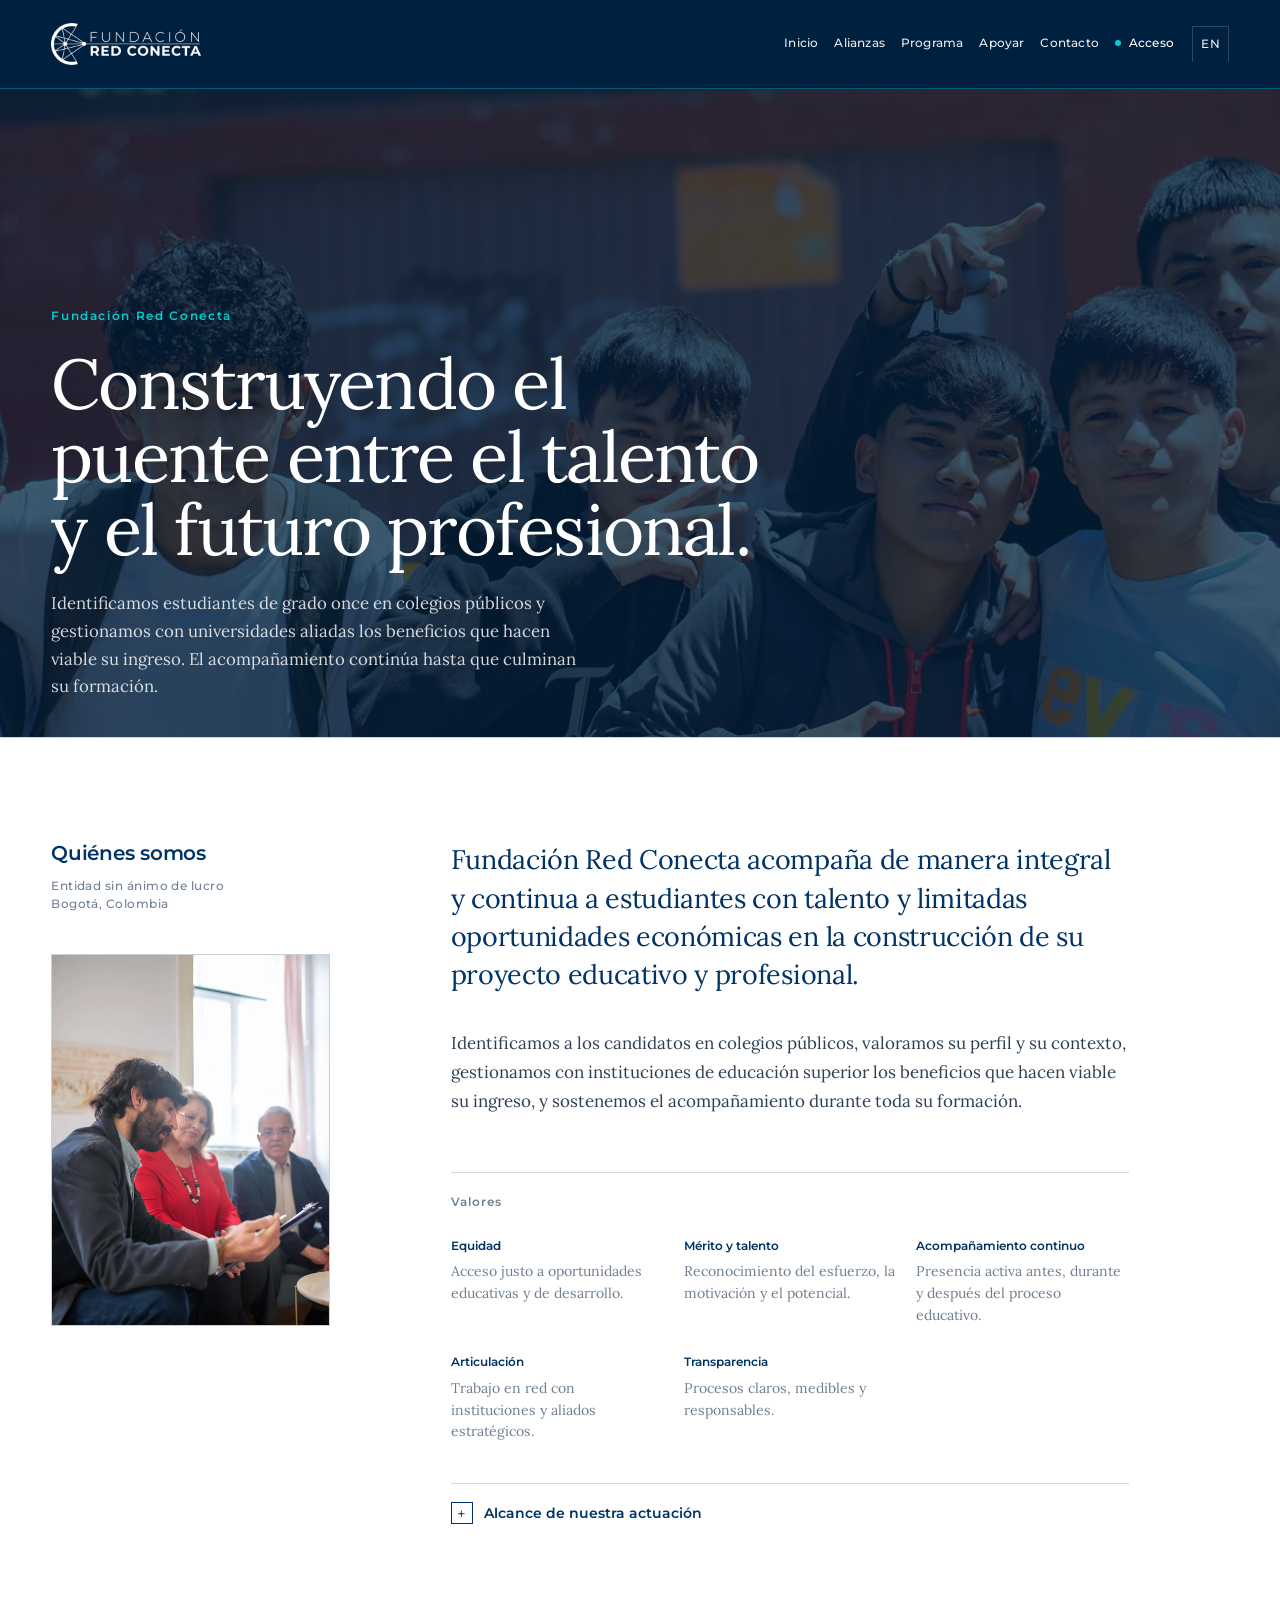
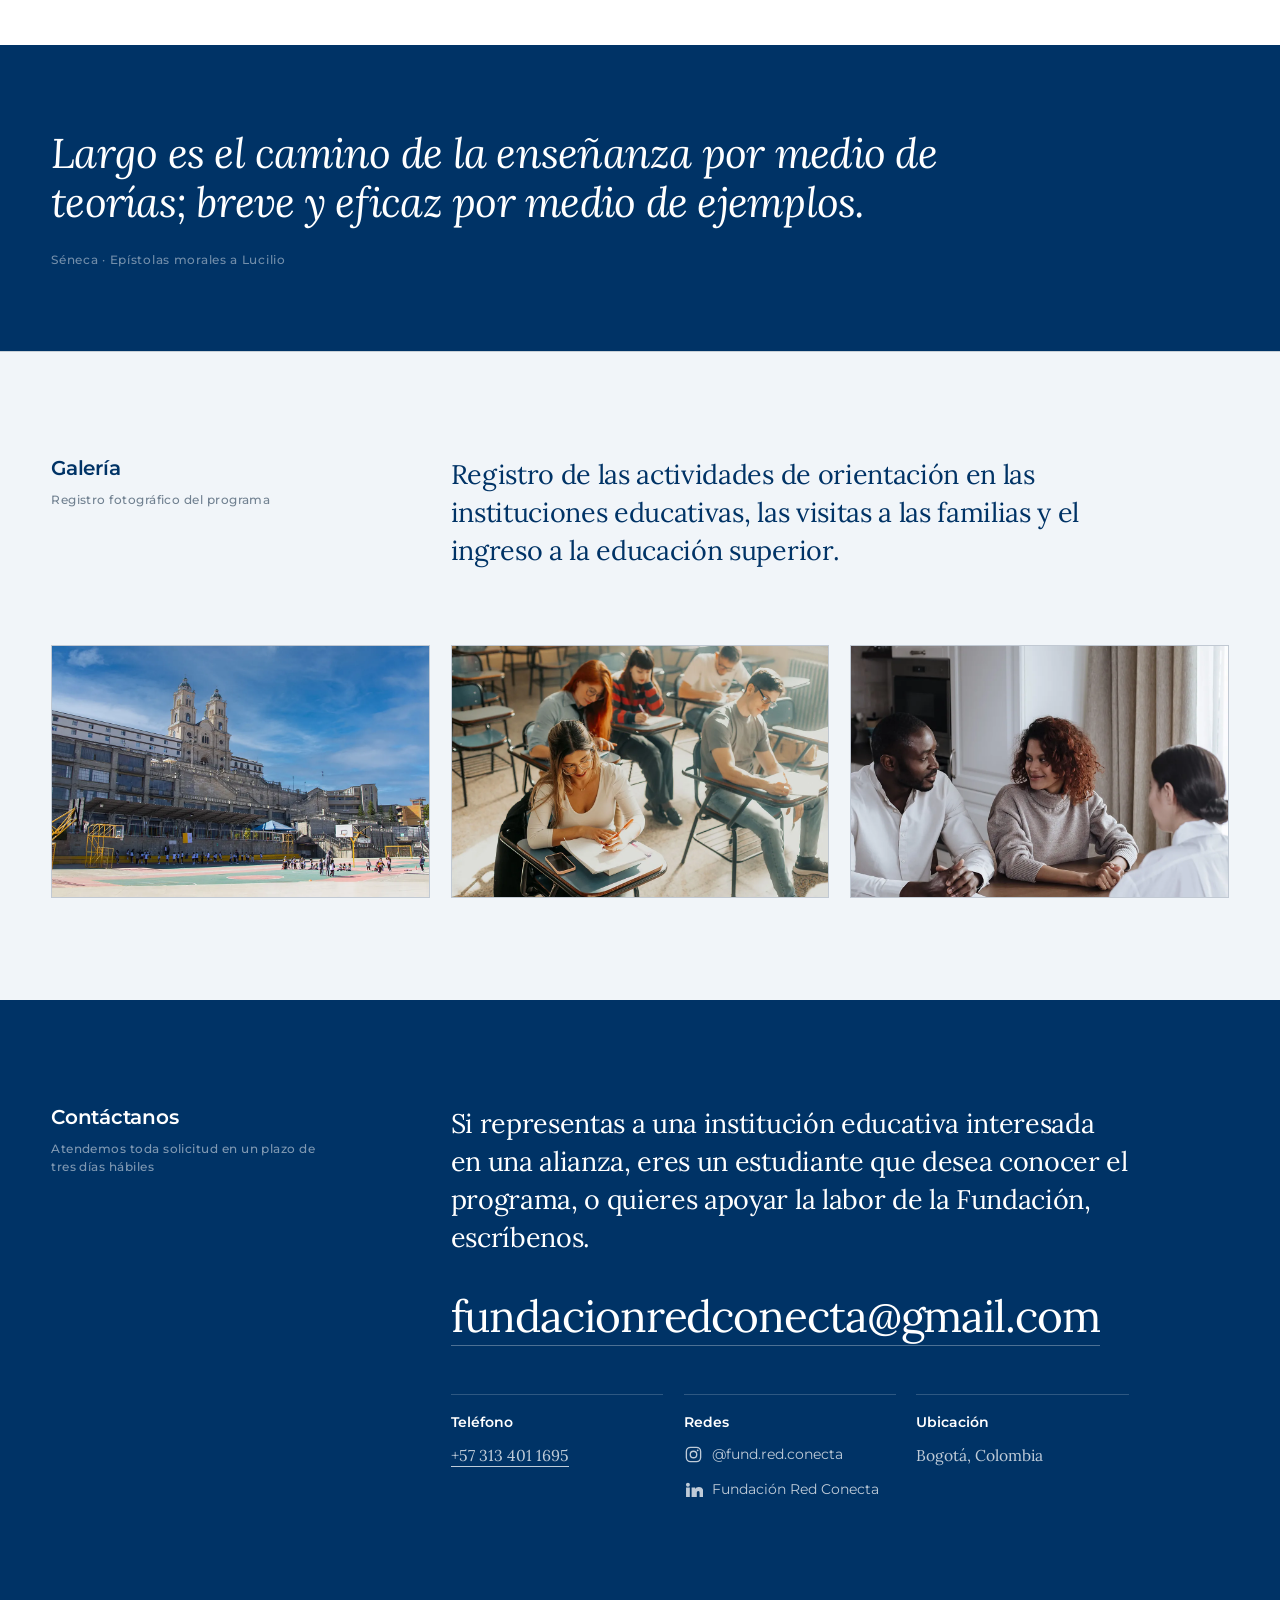
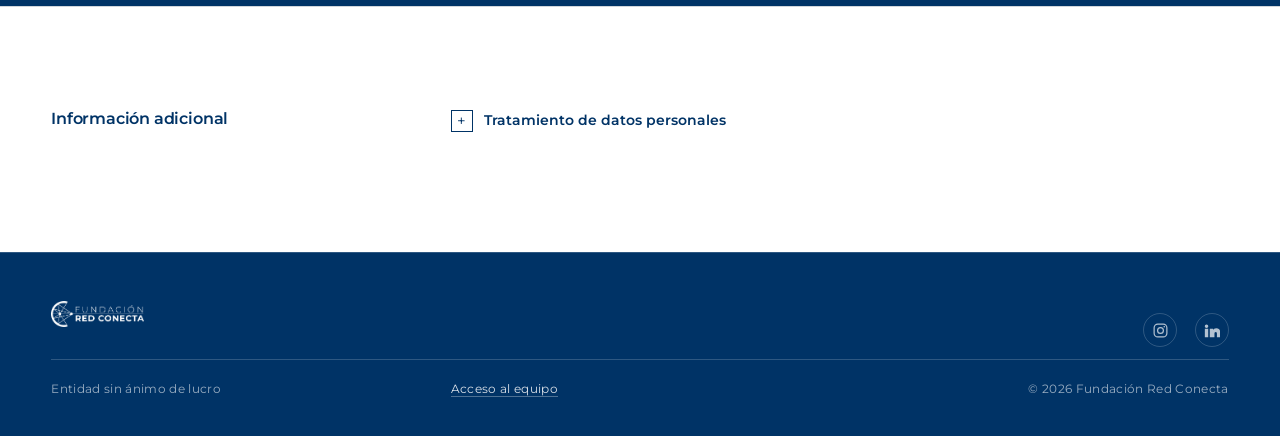
<file: index.html>
<!DOCTYPE html>
<html lang="es">
<head>
<meta charset="utf-8">
<meta name="viewport" content="width=device-width, initial-scale=1">
<title>Fundación Red Conecta — Construyendo el puente entre el talento y el futuro profesional</title>
<meta name="description" content="Articulamos colegios públicos y universidades para que estudiantes con talento accedan a la educación superior y se sostengan hasta graduarse.">
<meta name="theme-color" content="#00203F">
<link rel="icon" href="/assets/favicon.png" type="image/png">
<link rel="apple-touch-icon" href="/assets/favicon-180.png">
<link rel="canonical" href="https://fundacionredconecta.org/">
<link rel="alternate" hreflang="es" href="https://fundacionredconecta.org/">
<link rel="alternate" hreflang="en" href="https://fundacionredconecta.org/en">
<link rel="alternate" hreflang="x-default" href="https://fundacionredconecta.org/">
<meta property="og:type" content="website">
<meta property="og:site_name" content="Fundación Red Conecta">
<meta property="og:locale" content="es_CO">
<meta property="og:url" content="https://fundacionredconecta.org/">
<meta property="og:title" content="Fundación Red Conecta — Construyendo el puente entre el talento y el futuro profesional">
<meta property="og:description" content="Articulamos colegios públicos y universidades para que estudiantes con talento accedan a la educación superior y se sostengan hasta graduarse.">
<meta property="og:image" content="https://fundacionredconecta.org/assets/fotos/compartir.jpg">
<meta property="og:image:width" content="1200">
<meta property="og:image:height" content="630">
<meta name="twitter:card" content="summary_large_image">
<link rel="preconnect" href="https://fonts.googleapis.com">
<link rel="preconnect" href="https://fonts.gstatic.com" crossorigin>
<link href="https://fonts.googleapis.com/css2?family=Montserrat:wght@400;500;600;700&family=Lora:ital,wght@0,400;0,500;1,400;1,500&display=swap" rel="stylesheet">
<link rel="stylesheet" href="/assets/estilo.css">
</head>
<body>

<header class="cabecera">
  <div class="hoja">
    <div class="fila">
      <a href="/" aria-label="Fundación Red Conecta, inicio"><img src="/assets/logo-blanco.webp" alt="Fundación Red Conecta" width="900" height="252" loading="eager" decoding="async" fetchpriority="high"></a>
      <nav class="nav">
        <a href="/" aria-current="page">Inicio</a>
        <a href="/alianzas">Alianzas</a>
        <a href="/programa">Programa</a>
        <a href="/apoyar">Apoyar</a>
        <a href="#contacto">Contacto</a>
        <a class="acceso" href="/acceso">Acceso</a>
        <a class="idioma" href="/en" hreflang="en" lang="en">EN</a>
      </nav>
      <button class="hamburguesa" id="btn-menu" type="button"
              aria-label="Abrir menú" aria-expanded="false" aria-controls="panel-menu">
        <span></span><span></span><span></span>
      </button>
    </div>
  </div>
</header>

<div id="panel-menu" role="dialog" aria-modal="true" aria-label="Menú de navegación">
  <nav id="enlaces-menu"></nav>
</div>

<main>
<section class="heroe">
  <img class="fondo" src="/assets/fotos/apertura.webp" alt="Estudiantes de bachillerato a la salida de su colegio" width="2000" height="857" fetchpriority="high" decoding="async">
  <div class="velo"></div>
  <div class="hoja">
    <div style="max-width:1560px;margin-inline:auto">
      <p class="entrada">Fundación Red Conecta</p>
      <h1>Construyendo el puente entre el talento y el futuro profesional.</h1>
      <p class="bajada">Identificamos estudiantes de grado once en colegios públicos y gestionamos con universidades aliadas los beneficios que hacen viable su ingreso. El acompañamiento continúa hasta que culminan su formación.</p>
    </div>
  </div>
</section>

<!-- ============ QUIÉNES SOMOS ============ -->
<section class="seccion" id="quienes">
  <div class="hoja">
    <div class="malla">
      <div class="col-rotulo rotulo">
        <h2>Quiénes somos</h2>
        <p class="meta">Entidad sin ánimo de lucro<br>Bogotá, Colombia</p>

        <div class="retrato"><figure class="marco "><img src="assets/fotos/equipo.webp" alt="Entrevista de acompañamiento con una familia" onerror="this.closest('.marco').classList.add('vacio')" width="1000" height="1333" loading="lazy" decoding="async"><span class="pauta"><b>assets/fotos/equipo.jpg</b>1200 × 1600 px · vertical</span></figure></div>
      </div>
      <div class="col-texto">
        <p class="entradilla">Fundación Red Conecta acompaña de manera integral y continua a estudiantes con talento y limitadas oportunidades económicas en la construcción de su proyecto educativo y profesional.</p>

        <p class="parrafo">Identificamos a los candidatos en colegios públicos, valoramos su perfil y su contexto, gestionamos con instituciones de educación superior los beneficios que hacen viable su ingreso, y sostenemos el acompañamiento durante toda su formación.</p>

        <div class="bloque-valores">
        <p class="rotulo-min">Valores</p>
        <div class="valores-min">
          <div>
            <h3 class="valor-titulo">Equidad</h3>
            <p>Acceso justo a oportunidades educativas y de desarrollo.</p>
          </div>
          <div>
            <h3 class="valor-titulo">Mérito y talento</h3>
            <p>Reconocimiento del esfuerzo, la motivación y el potencial.</p>
          </div>
          <div>
            <h3 class="valor-titulo">Acompañamiento continuo</h3>
            <p>Presencia activa antes, durante y después del proceso educativo.</p>
          </div>
          <div>
            <h3 class="valor-titulo">Articulación</h3>
            <p>Trabajo en red con instituciones y aliados estratégicos.</p>
          </div>
          <div>
            <h3 class="valor-titulo">Transparencia</h3>
            <p>Procesos claros, medibles y responsables.</p>
          </div>
          <div>
            </div>
        </div>
        </div>

        <details class="mas">
          <summary>Alcance de nuestra actuación</summary>
          <div class="contenido">
            <h3 class="valor-titulo">Objeto social</h3>
            <p>Promover el acceso, la permanencia y la proyección educativa y laboral de estudiantes con talento y limitadas oportunidades económicas, mediante procesos de orientación vocacional, acompañamiento académico y psicosocial, mentoría, seguimiento y articulación de oportunidades, así como la gestión y el fortalecimiento de alianzas con instituciones educativas, universidades y entidades públicas y privadas, nacionales e internacionales.</p>

            <h3 class="valor-titulo">Naturaleza de la actuación</h3>
            <p>La Fundación no imparte educación formal, educación no formal ni educación superior, y no otorga títulos, certificados académicos o credenciales educativas. Su actuación se limita a actividades de educación informal: orientación, acompañamiento, preparación, asesoría, mentoría y apoyo complementario a los procesos desarrollados por instituciones legalmente autorizadas.</p>
            <h3 class="valor-titulo">Fuera del alcance</h3>
            <ul class="lista" style="margin-top:.5rem">
              <li>No otorga títulos ni certificaciones académicas.</li>
              <li>No garantiza la asignación de becas.</li>
              <li>No entrega recursos económicos directamente a los estudiantes.</li>
              <li>No reemplaza funciones académicas, administrativas ni de bienestar de las instituciones de educación superior.</li>
            </ul>
          </div>
        </details>
      </div>
    </div>
  </div>
</section>

<!-- ============ DECLARACIÓN ============ -->
<section class="declaracion">
  <div class="hoja">
    <div style="max-width:1560px;margin-inline:auto">
      <p>Largo es el camino de la enseñanza por medio de teorías; breve y eficaz por medio de ejemplos.</p>
      <p class="firma">Séneca · Epístolas morales a Lucilio</p>
    </div>
  </div>
</section>

<!-- ============ GALERÍA ============ -->
<section class="seccion suave" id="galeria">
  <div class="hoja">
    <div class="malla">
      <div class="col-rotulo rotulo">
        <h2>Galería</h2>
        <p class="meta">Registro fotográfico del programa</p>
      </div>
      <div class="col-texto">
        <p class="entradilla">Registro de las actividades de orientación en las instituciones educativas, las visitas a las familias y el ingreso a la educación superior.</p>
      </div>
      <div class="col-ancho">
        <div class="galeria">
          <figure class="marco"><img src="assets/fotos/galeria-1.webp" alt="Patio de una institución educativa durante el descanso" onerror="this.closest('.marco').classList.add('vacio')" width="1200" height="800" loading="lazy" decoding="async"><span class="pauta"><b>assets/fotos/galeria-1.jpg</b>1200 × 1500 px · vertical</span></figure>
          <figure class="marco"><img src="assets/fotos/galeria-2.webp" alt="Estudiantes presentando una prueba escrita en el aula" onerror="this.closest('.marco').classList.add('vacio')" width="1200" height="800" loading="lazy" decoding="async"><span class="pauta"><b>assets/fotos/galeria-2.jpg</b>1200 × 1500 px · vertical</span></figure>
          <figure class="marco"><img src="assets/fotos/galeria-3.webp" alt="Entrevista familiar en la mesa de un hogar" onerror="this.closest('.marco').classList.add('vacio')" width="1200" height="800" loading="lazy" decoding="async"><span class="pauta"><b>assets/fotos/galeria-3.jpg</b>1200 × 1500 px · vertical</span></figure>
        </div>
      </div>
    </div>
  </div>
</section>

<!-- ============ CONTACTO ============ -->
<section class="seccion oscura" id="contacto">
  <div class="hoja">
    <div class="malla">
      <div class="col-rotulo rotulo">
        <h2>Contáctanos</h2>
        <p class="meta">Atendemos toda solicitud en un plazo de tres días hábiles</p>
      </div>
      <div class="col-texto">
        <p class="entradilla">Si representas a una institución educativa interesada en una alianza, eres un estudiante que desea conocer el programa, o quieres apoyar la labor de la Fundación, escríbenos.</p>
        <a class="correo" href="mailto:fundacionredconecta@gmail.com">fundacionredconecta@gmail.com</a>
        <div class="tercios" style="margin-top:3rem">
          <div style="border-top-color:var(--hilo-claro)">
            <h3 class="valor-titulo" style="color:#fff">Teléfono</h3>
            <p style="color:rgba(255,255,255,.75)"><a class="enlace-texto" href="tel:+573134011695">+57 313 401 1695</a></p>
          </div>
          <div style="border-top-color:var(--hilo-claro)">
            <h3 class="valor-titulo" style="color:#fff">Redes</h3>
            <div class="redes">
              <a class="red" href="https://www.instagram.com/fund.red.conecta/" target="_blank" rel="noopener"><svg viewBox="0 0 24 24" fill="none" stroke="currentColor" stroke-width="1.7" stroke-linecap="round" aria-hidden="true"><rect x="3" y="3" width="18" height="18" rx="5.2"/><circle cx="12" cy="12" r="4.1"/><circle cx="17.3" cy="6.7" r="1.15" fill="currentColor" stroke="none"/></svg><span>@fund.red.conecta</span></a>
              <a class="red" href="https://www.linkedin.com/company/fundacion-red-conecta/" target="_blank" rel="noopener"><svg viewBox="0 0 24 24" fill="currentColor" aria-hidden="true"><path d="M4.98 3.5a2.5 2.5 0 1 1 0 5 2.5 2.5 0 0 1 0-5zM2.6 9.6h4.75v11.9H2.6V9.6zM9.6 9.6h4.55v1.63h.07c.63-1.2 2.18-2.46 4.49-2.46 4.8 0 5.69 3.16 5.69 7.27v5.46h-4.75v-4.84c0-1.16-.02-2.65-1.61-2.65-1.62 0-1.87 1.26-1.87 2.57v4.92H9.6V9.6z"/></svg><span>Fundación Red Conecta</span></a>
            </div>
          </div>
          <div style="border-top-color:var(--hilo-claro)">
            <h3 class="valor-titulo" style="color:#fff">Ubicación</h3>
            <p style="color:rgba(255,255,255,.75)">Bogotá, Colombia</p>
          </div>
        </div>
      </div>
    </div>
  </div>
</section>

<!-- ============ INFORMACIÓN ADICIONAL ============ -->
<section class="seccion" id="adicional">
  <div class="hoja">
    <div class="malla">
      <div class="col-rotulo rotulo">
        <h2 style="font-size:1rem">Información adicional</h2>
      </div>
      <div class="col-texto">
        <details class="mas" style="margin-top:0;border-top:0">
          <summary style="padding-top:0">Tratamiento de datos personales</summary>
          <div class="contenido">
            <p>Recolectamos y tratamos datos personales conforme a la Ley 1581 de 2012 y al Decreto 1377 de 2013. La participación de cualquier estudiante requiere consentimiento informado del acudiente, y la información individual se comparte con instituciones aliadas únicamente con autorización previa y bajo el principio de minimización de datos.</p>
            <p style="margin-top:1rem">Para consultar, actualizar o suprimir tus datos, o para pedir copia de nuestra política de tratamiento de la información, escríbenos a <a class="enlace-texto" href="mailto:fundacionredconecta@gmail.com">fundacionredconecta@gmail.com</a>.</p>
          </div>
        </details>
      </div>
    </div>
  </div>
</section>
</main>

<footer class="pie">
  <div class="hoja">
    <div style="max-width:1560px;margin-inline:auto">
      <div class="pie-cabeza">
        <img src="/assets/logo-blanco.webp" alt="Fundación Red Conecta" width="900" height="252" loading="lazy" decoding="async">
        <div class="redes-pie">
          <a href="https://www.instagram.com/fund.red.conecta/" target="_blank" rel="noopener" aria-label="Instagram"><svg viewBox="0 0 24 24" fill="none" stroke="currentColor" stroke-width="1.7" stroke-linecap="round" aria-hidden="true"><rect x="3" y="3" width="18" height="18" rx="5.2"/><circle cx="12" cy="12" r="4.1"/><circle cx="17.3" cy="6.7" r="1.15" fill="currentColor" stroke="none"/></svg></a>
          <a href="https://www.linkedin.com/company/fundacion-red-conecta/" target="_blank" rel="noopener" aria-label="LinkedIn"><svg viewBox="0 0 24 24" fill="currentColor" aria-hidden="true"><path d="M4.98 3.5a2.5 2.5 0 1 1 0 5 2.5 2.5 0 0 1 0-5zM2.6 9.6h4.75v11.9H2.6V9.6zM9.6 9.6h4.55v1.63h.07c.63-1.2 2.18-2.46 4.49-2.46 4.8 0 5.69 3.16 5.69 7.27v5.46h-4.75v-4.84c0-1.16-.02-2.65-1.61-2.65-1.62 0-1.87 1.26-1.87 2.57v4.92H9.6V9.6z"/></svg></a>
        </div>
      </div>
      <div class="fila">
        <span>Entidad sin ánimo de lucro</span>
        <span><a href="/acceso">Acceso al equipo</a></span>
        <span>© <span id="anio"></span> Fundación Red Conecta</span>
      </div>
    </div>
  </div>
</footer>

<script>
document.getElementById('anio').textContent = new Date().getFullYear();

(function(){
  const btn    = document.getElementById('btn-menu');
  const panel  = document.getElementById('panel-menu');
  const destino= document.getElementById('enlaces-menu');
  document.querySelectorAll('.nav a').forEach((a,i)=>{
    const c = a.cloneNode(true);
    c.style.animationDelay = (0.04 * i) + 's';
    c.addEventListener('click', cerrar);
    destino.appendChild(c);
  });
  function abrir(){ panel.classList.add('abierto'); btn.setAttribute('aria-expanded','true'); document.body.classList.add('sin-scroll'); }
  function cerrar(){ panel.classList.remove('abierto'); btn.setAttribute('aria-expanded','false'); document.body.classList.remove('sin-scroll'); }
  btn.addEventListener('click', ()=> panel.classList.contains('abierto') ? cerrar() : abrir());
  document.addEventListener('keydown', e=>{ if(e.key === 'Escape') cerrar(); });
  window.addEventListener('resize', ()=>{ if(window.innerWidth > 980) cerrar(); });
})();
</script>
</body>
</html>
</file>
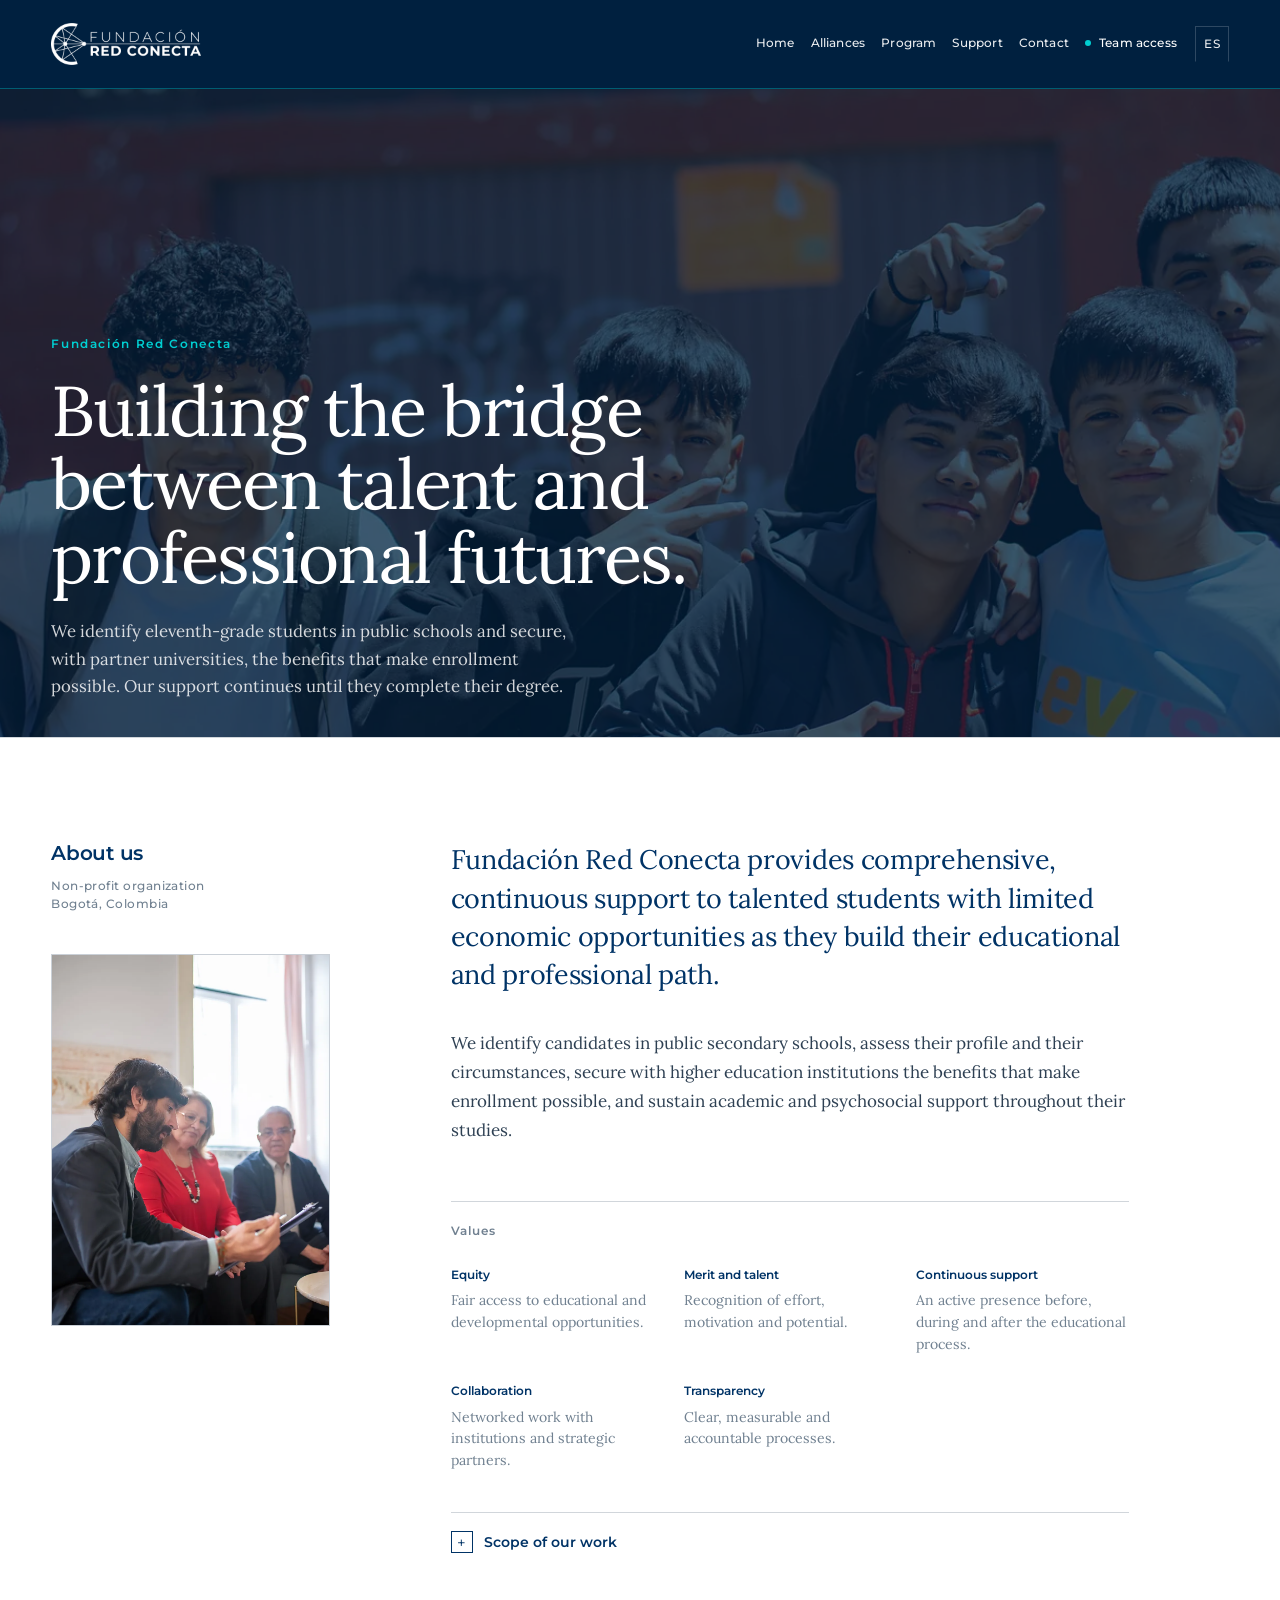
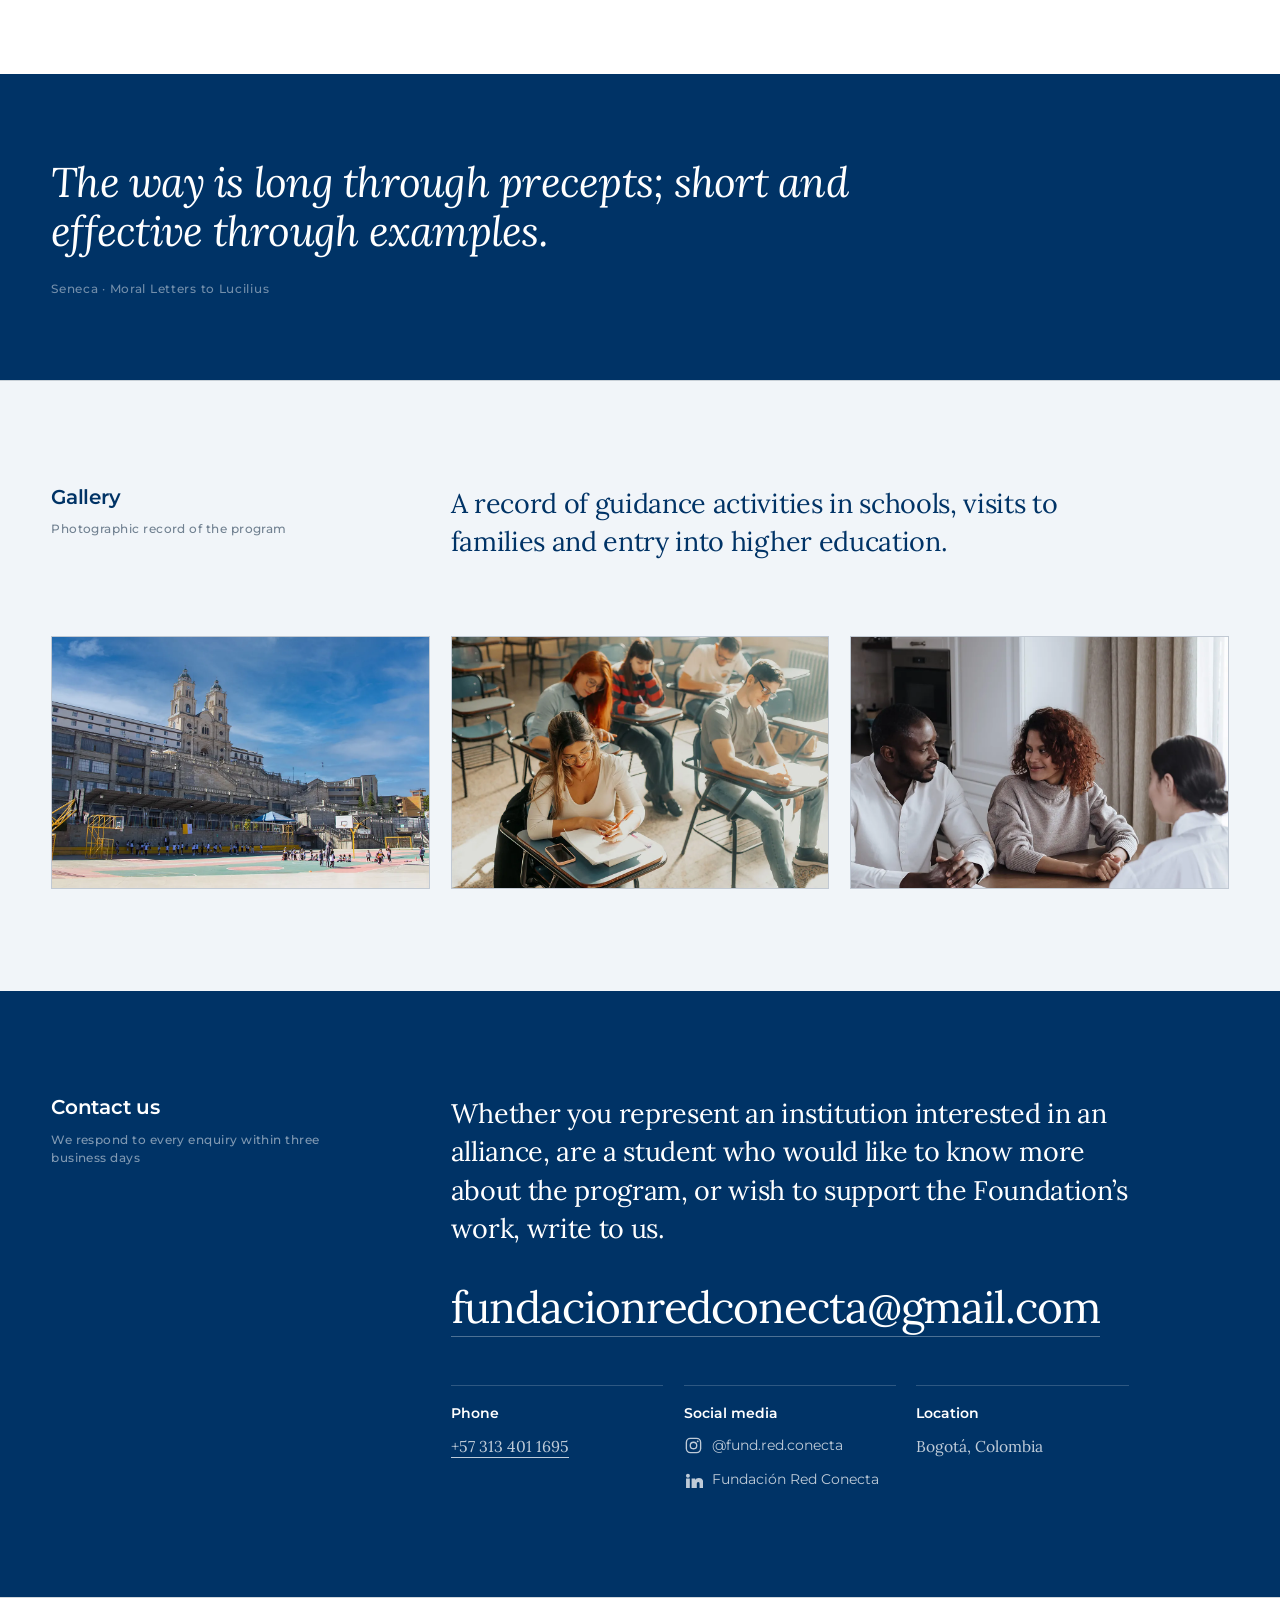
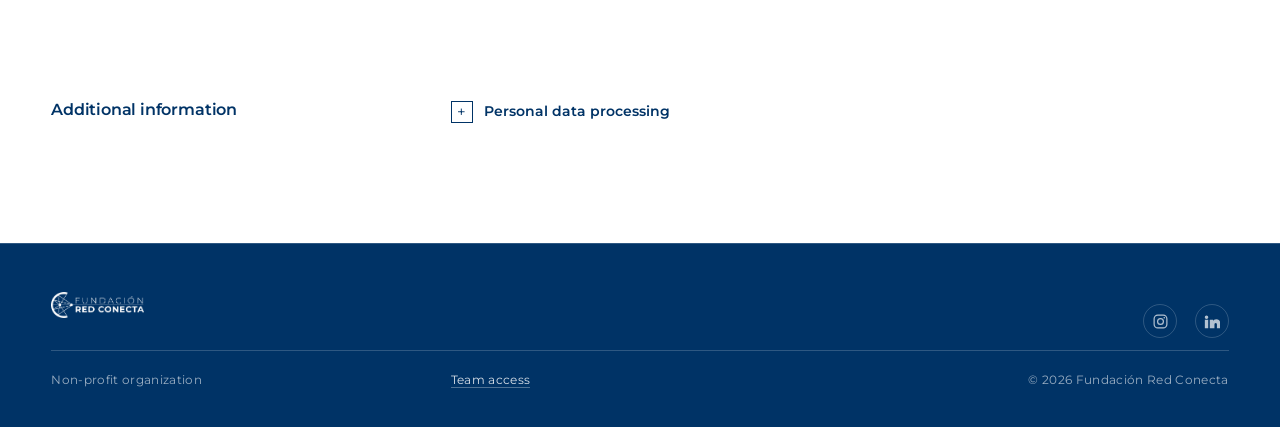
<file: en/index.html>
<!DOCTYPE html>
<html lang="en">
<head>
<meta charset="utf-8">
<meta name="viewport" content="width=device-width, initial-scale=1">
<title>Fundación Red Conecta — Building the bridge between talent and professional futures</title>
<meta name="description" content="We connect public schools and universities so that talented students can access higher education and stay enrolled through graduation.">
<meta name="theme-color" content="#00203F">
<link rel="icon" href="/assets/favicon.png" type="image/png">
<link rel="apple-touch-icon" href="/assets/favicon-180.png">
<link rel="canonical" href="https://fundacionredconecta.org/en">
<link rel="alternate" hreflang="es" href="https://fundacionredconecta.org/">
<link rel="alternate" hreflang="en" href="https://fundacionredconecta.org/en">
<link rel="alternate" hreflang="x-default" href="https://fundacionredconecta.org/">
<meta property="og:type" content="website">
<meta property="og:site_name" content="Fundación Red Conecta">
<meta property="og:locale" content="en_US">
<meta property="og:url" content="https://fundacionredconecta.org/en">
<meta property="og:title" content="Fundación Red Conecta — Building the bridge between talent and professional futures">
<meta property="og:description" content="We connect public schools and universities so that talented students can access higher education and stay enrolled through graduation.">
<meta property="og:image" content="https://fundacionredconecta.org/assets/fotos/compartir.jpg">
<meta property="og:image:width" content="1200">
<meta property="og:image:height" content="630">
<meta name="twitter:card" content="summary_large_image">
<link rel="preconnect" href="https://fonts.googleapis.com">
<link rel="preconnect" href="https://fonts.gstatic.com" crossorigin>
<link href="https://fonts.googleapis.com/css2?family=Montserrat:wght@400;500;600;700&family=Lora:ital,wght@0,400;0,500;1,400;1,500&display=swap" rel="stylesheet">
<link rel="stylesheet" href="/assets/estilo.css">
</head>
<body>

<header class="cabecera">
  <div class="hoja">
    <div class="fila">
      <a href="/en" aria-label="Fundación Red Conecta, home"><img src="/assets/logo-blanco.webp" alt="Fundación Red Conecta" width="900" height="252" loading="eager" decoding="async" fetchpriority="high"></a>
      <nav class="nav">
        <a href="/en" aria-current="page">Home</a>
        <a href="/en/alianzas">Alliances</a>
        <a href="/en/programa">Program</a>
        <a href="/en/apoyar">Support</a>
        <a href="#contacto">Contact</a>
        <a class="acceso" href="/acceso">Team access</a>
        <a class="idioma" href="/" hreflang="es" lang="es">ES</a>
      </nav>
      <button class="hamburguesa" id="btn-menu" type="button"
              aria-label="Open menu" aria-expanded="false" aria-controls="panel-menu">
        <span></span><span></span><span></span>
      </button>
    </div>
  </div>
</header>

<div id="panel-menu" role="dialog" aria-modal="true" aria-label="Navigation menu">
  <nav id="enlaces-menu"></nav>
</div>

<main>
<section class="heroe">
  <img class="fondo" src="/assets/fotos/apertura.webp" alt="Secondary students outside their school" width="2000" height="857" fetchpriority="high" decoding="async">
  <div class="velo"></div>
  <div class="hoja">
    <div style="max-width:1560px;margin-inline:auto">
      <p class="entrada">Fundación Red Conecta</p>
      <h1>Building the bridge between talent and professional futures.</h1>
      <p class="bajada">We identify eleventh-grade students in public schools and secure, with partner universities, the benefits that make enrollment possible. Our support continues until they complete their degree.</p>
    </div>
  </div>
</section>

<!-- ============ QUIÉNES SOMOS ============ -->
<section class="seccion" id="quienes">
  <div class="hoja">
    <div class="malla">
      <div class="col-rotulo rotulo">
        <h2>About us</h2>
        <p class="meta">Non-profit organization<br>Bogotá, Colombia</p>

        <div class="retrato"><figure class="marco "><img src="/assets/fotos/equipo.webp" alt="A support interview with a family" onerror="this.closest('.marco').classList.add('vacio')" width="1000" height="1333" loading="lazy" decoding="async"><span class="pauta"><b>assets/fotos/equipo.jpg</b>1200 × 1600 px · vertical</span></figure></div>
      </div>
      <div class="col-texto">
        <p class="entradilla">Fundación Red Conecta provides comprehensive, continuous support to talented students with limited economic opportunities as they build their educational and professional path.</p>

        <p class="parrafo">We identify candidates in public secondary schools, assess their profile and their circumstances, secure with higher education institutions the benefits that make enrollment possible, and sustain academic and psychosocial support throughout their studies.</p>

        <div class="bloque-valores">
        <p class="rotulo-min">Values</p>
        <div class="valores-min">
          <div>
            <h3 class="valor-titulo">Equity</h3>
            <p>Fair access to educational and developmental opportunities.</p>
          </div>
          <div>
            <h3 class="valor-titulo">Merit and talent</h3>
            <p>Recognition of effort, motivation and potential.</p>
          </div>
          <div>
            <h3 class="valor-titulo">Continuous support</h3>
            <p>An active presence before, during and after the educational process.</p>
          </div>
          <div>
            <h3 class="valor-titulo">Collaboration</h3>
            <p>Networked work with institutions and strategic partners.</p>
          </div>
          <div>
            <h3 class="valor-titulo">Transparency</h3>
            <p>Clear, measurable and accountable processes.</p>
          </div>
          <div>
            </div>
        </div>
        </div>

        <details class="mas">
          <summary>Scope of our work</summary>
          <div class="contenido">
            <h3 class="valor-titulo">Corporate purpose</h3>
            <p>To promote access, retention and the educational and professional development of talented students with limited economic opportunities, through career guidance, academic and psychosocial support, mentoring, monitoring and the connection of opportunities, as well as through the development and strengthening of alliances with schools, universities and public and private organizations, both national and international.</p>

            <h3 class="valor-titulo">Nature of our work</h3>
            <p>The Foundation does not provide formal, non-formal or higher education, and does not grant degrees, academic certificates or educational credentials. Its work is limited to informal education: guidance, support, preparation, advice, mentoring and complementary assistance to processes carried out by legally authorized institutions.</p>
            <h3 class="valor-titulo">Outside our scope</h3>
            <ul class="lista" style="margin-top:.5rem">
              <li>We do not grant degrees or academic certifications.</li>
              <li>We do not guarantee the award of scholarships.</li>
              <li>We do not transfer funds directly to students.</li>
              <li>We do not replace the academic, administrative or student welfare functions of higher education institutions.</li>
            </ul>
          </div>
        </details>
      </div>
    </div>
  </div>
</section>

<!-- ============ DECLARACIÓN ============ -->
<section class="declaracion">
  <div class="hoja">
    <div style="max-width:1560px;margin-inline:auto">
      <p>The way is long through precepts; short and effective through examples.</p>
      <p class="firma">Seneca · Moral Letters to Lucilius</p>
    </div>
  </div>
</section>

<!-- ============ GALERÍA ============ -->
<section class="seccion suave" id="galeria">
  <div class="hoja">
    <div class="malla">
      <div class="col-rotulo rotulo">
        <h2>Gallery</h2>
        <p class="meta">Photographic record of the program</p>
      </div>
      <div class="col-texto">
        <p class="entradilla">A record of guidance activities in schools, visits to families and entry into higher education.</p>
      </div>
      <div class="col-ancho">
        <div class="galeria">
          <figure class="marco"><img src="/assets/fotos/galeria-1.webp" alt="Schoolyard during recess" onerror="this.closest('.marco').classList.add('vacio')" width="1200" height="800" loading="lazy" decoding="async"><span class="pauta"><b>assets/fotos/galeria-1.jpg</b>1200 × 1500 px · vertical</span></figure>
          <figure class="marco"><img src="/assets/fotos/galeria-2.webp" alt="Students taking a written test in a classroom" onerror="this.closest('.marco').classList.add('vacio')" width="1200" height="800" loading="lazy" decoding="async"><span class="pauta"><b>assets/fotos/galeria-2.jpg</b>1200 × 1500 px · vertical</span></figure>
          <figure class="marco"><img src="/assets/fotos/galeria-3.webp" alt="Family interview at a kitchen table" onerror="this.closest('.marco').classList.add('vacio')" width="1200" height="800" loading="lazy" decoding="async"><span class="pauta"><b>assets/fotos/galeria-3.jpg</b>1200 × 1500 px · vertical</span></figure>
        </div>
      </div>
    </div>
  </div>
</section>

<!-- ============ CONTACTO ============ -->
<section class="seccion oscura" id="contacto">
  <div class="hoja">
    <div class="malla">
      <div class="col-rotulo rotulo">
        <h2>Contact us</h2>
        <p class="meta">We respond to every enquiry within three business days</p>
      </div>
      <div class="col-texto">
        <p class="entradilla">Whether you represent an institution interested in an alliance, are a student who would like to know more about the program, or wish to support the Foundation&rsquo;s work, write to us.</p>
        <a class="correo" href="mailto:fundacionredconecta@gmail.com">fundacionredconecta@gmail.com</a>
        <div class="tercios" style="margin-top:3rem">
          <div style="border-top-color:var(--hilo-claro)">
            <h3 class="valor-titulo" style="color:#fff">Phone</h3>
            <p style="color:rgba(255,255,255,.75)"><a class="enlace-texto" href="tel:+573134011695">+57 313 401 1695</a></p>
          </div>
          <div style="border-top-color:var(--hilo-claro)">
            <h3 class="valor-titulo" style="color:#fff">Social media</h3>
            <div class="redes">
              <a class="red" href="https://www.instagram.com/fund.red.conecta/" target="_blank" rel="noopener"><svg viewBox="0 0 24 24" fill="none" stroke="currentColor" stroke-width="1.7" stroke-linecap="round" aria-hidden="true"><rect x="3" y="3" width="18" height="18" rx="5.2"/><circle cx="12" cy="12" r="4.1"/><circle cx="17.3" cy="6.7" r="1.15" fill="currentColor" stroke="none"/></svg><span>@fund.red.conecta</span></a>
              <a class="red" href="https://www.linkedin.com/company/fundacion-red-conecta/" target="_blank" rel="noopener"><svg viewBox="0 0 24 24" fill="currentColor" aria-hidden="true"><path d="M4.98 3.5a2.5 2.5 0 1 1 0 5 2.5 2.5 0 0 1 0-5zM2.6 9.6h4.75v11.9H2.6V9.6zM9.6 9.6h4.55v1.63h.07c.63-1.2 2.18-2.46 4.49-2.46 4.8 0 5.69 3.16 5.69 7.27v5.46h-4.75v-4.84c0-1.16-.02-2.65-1.61-2.65-1.62 0-1.87 1.26-1.87 2.57v4.92H9.6V9.6z"/></svg><span>Fundación Red Conecta</span></a>
            </div>
          </div>
          <div style="border-top-color:var(--hilo-claro)">
            <h3 class="valor-titulo" style="color:#fff">Location</h3>
            <p style="color:rgba(255,255,255,.75)">Bogotá, Colombia</p>
          </div>
        </div>
      </div>
    </div>
  </div>
</section>

<!-- ============ INFORMACIÓN ADICIONAL ============ -->
<section class="seccion" id="adicional">
  <div class="hoja">
    <div class="malla">
      <div class="col-rotulo rotulo">
        <h2 style="font-size:1rem">Additional information</h2>
      </div>
      <div class="col-texto">
        <details class="mas" style="margin-top:0;border-top:0">
          <summary style="padding-top:0">Personal data processing</summary>
          <div class="contenido">
            <p>We collect and process personal data in accordance with Colombian Law 1581 of 2012 and Decree 1377 of 2013. Any student’s participation requires the informed consent of their guardian, and individual information is shared with partner institutions only with prior authorization and under the principle of data minimization.</p>
            <p style="margin-top:1rem">To access, update or delete your data, or to request a copy of our data processing policy, write to us at <a class="enlace-texto" href="mailto:fundacionredconecta@gmail.com">fundacionredconecta@gmail.com</a>.</p>
          </div>
        </details>
      </div>
    </div>
  </div>
</section>
</main>

<footer class="pie">
  <div class="hoja">
    <div style="max-width:1560px;margin-inline:auto">
      <div class="pie-cabeza">
        <img src="/assets/logo-blanco.webp" alt="Fundación Red Conecta" width="900" height="252" loading="lazy" decoding="async">
        <div class="redes-pie">
          <a href="https://www.instagram.com/fund.red.conecta/" target="_blank" rel="noopener" aria-label="Instagram"><svg viewBox="0 0 24 24" fill="none" stroke="currentColor" stroke-width="1.7" stroke-linecap="round" aria-hidden="true"><rect x="3" y="3" width="18" height="18" rx="5.2"/><circle cx="12" cy="12" r="4.1"/><circle cx="17.3" cy="6.7" r="1.15" fill="currentColor" stroke="none"/></svg></a>
          <a href="https://www.linkedin.com/company/fundacion-red-conecta/" target="_blank" rel="noopener" aria-label="LinkedIn"><svg viewBox="0 0 24 24" fill="currentColor" aria-hidden="true"><path d="M4.98 3.5a2.5 2.5 0 1 1 0 5 2.5 2.5 0 0 1 0-5zM2.6 9.6h4.75v11.9H2.6V9.6zM9.6 9.6h4.55v1.63h.07c.63-1.2 2.18-2.46 4.49-2.46 4.8 0 5.69 3.16 5.69 7.27v5.46h-4.75v-4.84c0-1.16-.02-2.65-1.61-2.65-1.62 0-1.87 1.26-1.87 2.57v4.92H9.6V9.6z"/></svg></a>
        </div>
      </div>
      <div class="fila">
        <span>Non-profit organization</span>
        <span><a href="/acceso">Team access</a></span>
        <span>© <span id="anio"></span> Fundación Red Conecta</span>
      </div>
    </div>
  </div>
</footer>

<script>
document.getElementById('anio').textContent = new Date().getFullYear();

(function(){
  const btn    = document.getElementById('btn-menu');
  const panel  = document.getElementById('panel-menu');
  const destino= document.getElementById('enlaces-menu');
  document.querySelectorAll('.nav a').forEach((a,i)=>{
    const c = a.cloneNode(true);
    c.style.animationDelay = (0.04 * i) + 's';
    c.addEventListener('click', cerrar);
    destino.appendChild(c);
  });
  function abrir(){ panel.classList.add('abierto'); btn.setAttribute('aria-expanded','true'); document.body.classList.add('sin-scroll'); }
  function cerrar(){ panel.classList.remove('abierto'); btn.setAttribute('aria-expanded','false'); document.body.classList.remove('sin-scroll'); }
  btn.addEventListener('click', ()=> panel.classList.contains('abierto') ? cerrar() : abrir());
  document.addEventListener('keydown', e=>{ if(e.key === 'Escape') cerrar(); });
  window.addEventListener('resize', ()=>{ if(window.innerWidth > 980) cerrar(); });
})();
</script>
</body>
</html>
</file>
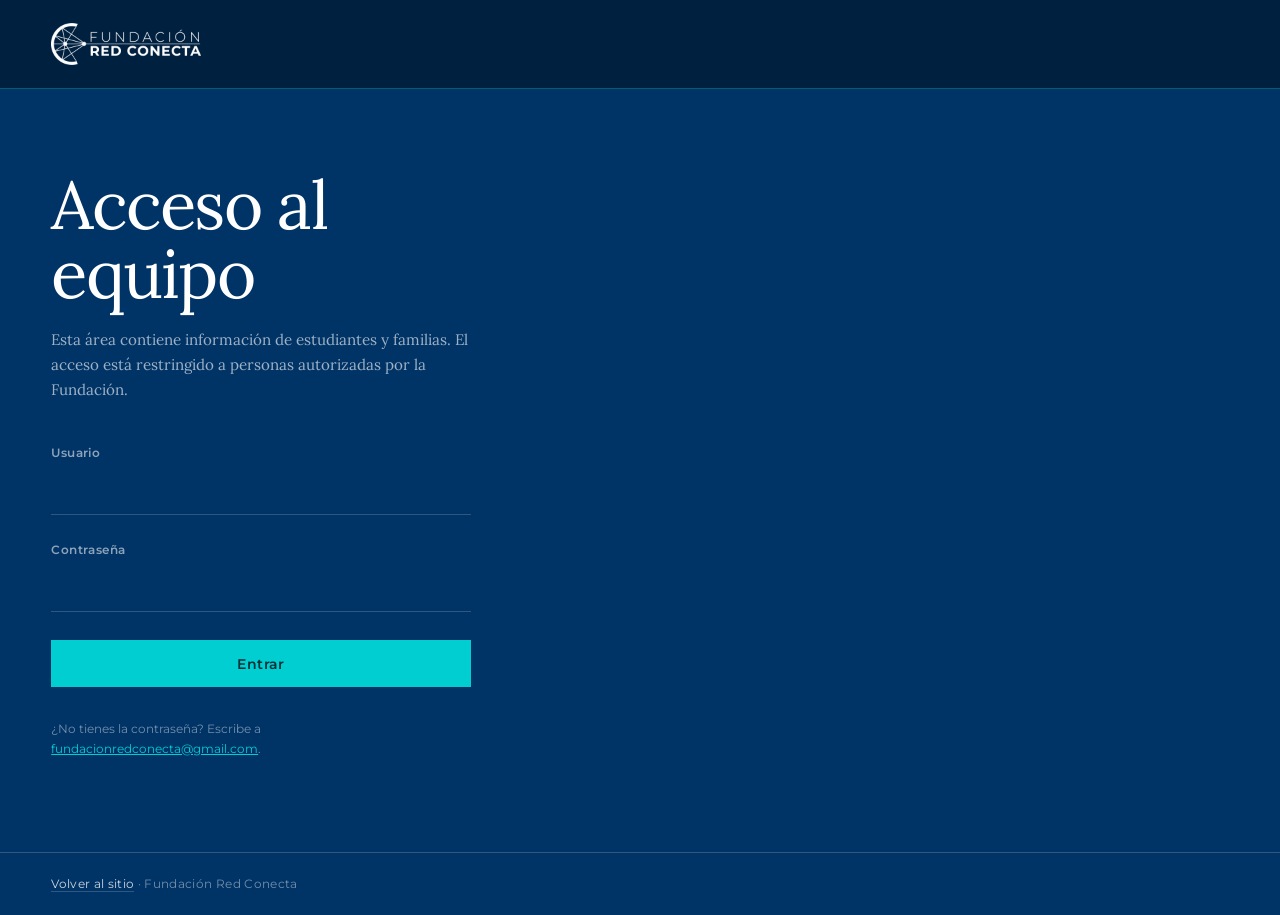
<file: acceso.html>
<!DOCTYPE html>
<html lang="es">
<head>
<meta charset="utf-8">
<meta name="viewport" content="width=device-width, initial-scale=1">
<meta name="robots" content="noindex, nofollow">
<title>Acceso al equipo — Fundación Red Conecta</title>
<meta name="theme-color" content="#00203F">
<link rel="icon" href="assets/favicon.png" type="image/png">
<link rel="preconnect" href="https://fonts.googleapis.com">
<link rel="preconnect" href="https://fonts.gstatic.com" crossorigin>
<link href="https://fonts.googleapis.com/css2?family=Montserrat:wght@400;500;600;700&family=Lora:wght@400;500&display=swap" rel="stylesheet">
<style>
:root{
  --tinta:#003366;--indigo:#2E4053;--turquesa:#00CED1;--acero:#708090;
  --nube:#F1F5F9;--coral:#FF7F50;
  --hilo:rgba(255,255,255,.18);
  --sans:'Montserrat',system-ui,sans-serif;
  --serif:'Lora',Georgia,serif;
  --margen:clamp(1.25rem,4vw,3.5rem);
  --canal:clamp(1rem,2vw,1.75rem);
}
*{box-sizing:border-box}
body{
  margin:0;min-height:100svh;background:var(--tinta);color:#fff;
  font-family:var(--sans);display:flex;flex-direction:column;
}
a{color:inherit}
img{display:block;max-width:100%}
:focus-visible{outline:2px solid var(--turquesa);outline-offset:4px}
.hoja{width:100%;padding-inline:var(--margen);max-width:1560px;margin-inline:auto}

header{background:#00203F;border-bottom:1px solid rgba(0,206,209,.35)}
header .fila{display:flex;align-items:center;height:88px;max-width:1560px;margin-inline:auto}
header img{height:42px;width:auto}
main{flex:1;display:flex;align-items:center;padding-block:clamp(3rem,9vh,5.5rem)}

h1{
  font-family:var(--serif);font-weight:400;letter-spacing:-.025em;line-height:1.02;
  font-size:clamp(2.2rem,6vw,4.2rem);margin:0 0 1.25rem;
}
.sub{
  font-family:var(--serif);font-size:.95rem;line-height:1.65;
  color:rgba(255,255,255,.62);margin:0 0 2.75rem;max-width:48ch;
}

/* ---------- formulario ---------- */
.tarjeta{max-width:420px}
label{display:block;font-size:.72rem;font-weight:600;letter-spacing:.04em;color:rgba(255,255,255,.55);margin:0 0 .5rem}
input{
  width:100%;padding:.75rem 0;border:0;border-bottom:1px solid var(--hilo);
  background:none;color:#fff;font-family:var(--serif);font-size:1.05rem;margin-bottom:1.75rem;
}
input:focus{border-bottom-color:var(--turquesa);outline:none}
button.principal{
  width:100%;padding:.95rem;border:0;background:var(--turquesa);color:#00323a;
  font-family:var(--sans);font-weight:600;font-size:.85rem;letter-spacing:.03em;cursor:pointer;
}
button.principal:hover{background:#31dcde}
button.principal:disabled{opacity:.55;cursor:progress}
.aviso{margin:1.5rem 0 0;padding-left:1rem;border-left:2px solid var(--coral);font-size:.85rem;line-height:1.6;display:none;color:#ffcdb8}
.aviso.error{display:block}
.aviso.info{display:block;border-left-color:var(--turquesa);color:#bdf1f2}
.pie-form{margin-top:2rem;font-size:.78rem;color:rgba(255,255,255,.45);line-height:1.6}
.pie-form a{color:var(--turquesa)}

/* ---------- portal ---------- */
.portal{display:none;width:100%}
.portal.visible{display:block}
.encabezado-portal{
  display:flex;flex-wrap:wrap;gap:1rem;align-items:flex-end;justify-content:space-between;
  padding-bottom:1.5rem;border-bottom:1px solid var(--hilo);
}
.encabezado-portal h1{margin:0}
.encabezado-portal p{margin:.7rem 0 0;font-size:.8rem;color:rgba(255,255,255,.5)}
.salir{
  background:none;border:0;border-bottom:1px solid var(--hilo);color:#fff;
  padding:.35rem 0;font-family:var(--sans);font-size:.78rem;cursor:pointer;
}
.salir:hover{border-bottom-color:var(--turquesa);color:var(--turquesa)}

.apps{
  display:grid;grid-template-columns:repeat(3,1fr);
  column-gap:var(--canal);row-gap:2.5rem;margin-top:2.75rem;
}
@media(max-width:900px){.apps{grid-template-columns:repeat(2,1fr)}}
@media(max-width:620px){.apps{grid-template-columns:1fr}}

.app{text-decoration:none;color:#fff;display:block}
.app .lienzo{
  position:relative;overflow:hidden;aspect-ratio:3/2;
  background:rgba(255,255,255,.05);border:1px solid var(--hilo);
}
.app .lienzo img{width:100%;height:100%;object-fit:cover;transition:transform .5s cubic-bezier(.22,1,.36,1)}
.app:hover .lienzo img{transform:scale(1.04)}
.app:hover .lienzo{border-color:var(--turquesa)}
.app .cifra{
  position:absolute;left:0;top:0;z-index:2;background:var(--turquesa);color:#00323a;
  font-size:.72rem;font-weight:700;letter-spacing:.04em;padding:.35rem .6rem;
}
.app h2{
  font-family:var(--serif);font-weight:400;letter-spacing:-.018em;
  font-size:clamp(1.15rem,1.9vw,1.5rem);margin:1.1rem 0 .45rem;line-height:1.2;
}
.app p{
  font-family:var(--serif);margin:0;font-size:.92rem;line-height:1.6;
  color:rgba(255,255,255,.62);
}
.app .dominio{
  display:block;margin-top:.85rem;font-family:var(--sans);font-size:.72rem;
  letter-spacing:.03em;color:rgba(255,255,255,.42);
  border-bottom:1px solid transparent;width:fit-content;
}
.app:hover .dominio{color:var(--turquesa);border-bottom-color:rgba(0,206,209,.5)}
.app[aria-disabled="true"]{opacity:.4;pointer-events:none}

@media(prefers-reduced-motion:reduce){.app .lienzo img{transition:none}.app:hover .lienzo img{transform:none}}

.recordatorio{
  margin-top:3.5rem;padding-left:1rem;border-left:2px solid var(--coral);
  font-family:var(--serif);font-size:.9rem;color:rgba(255,255,255,.7);line-height:1.65;max-width:62ch;
}
footer{padding-block:1.5rem;border-top:1px solid var(--hilo);font-size:.72rem;color:rgba(255,255,255,.45);letter-spacing:.03em}
footer a{color:rgba(255,255,255,.8);text-decoration:none;border-bottom:1px solid var(--hilo)}
footer a:hover{color:var(--turquesa);border-bottom-color:var(--turquesa)}
</style>
</head>
<body>

<header>
  <div class="hoja">
    <div class="fila"><a href="/"><img src="assets/logo-blanco.webp" width="900" height="252" fetchpriority="high" alt="Fundación Red Conecta"></a></div>
  </div>
</header>

<main>
  <div class="hoja">

    <!-- ---------- formulario ---------- -->
    <section class="tarjeta" id="formulario">
      <h1>Acceso al equipo</h1>
      <p class="sub">Esta área contiene información de estudiantes y familias. El acceso está restringido a personas autorizadas por la Fundación.</p>

      <form id="form-login" autocomplete="on">
        <label for="correo">Usuario</label>
        <input id="correo" name="usuario" type="text" required autocomplete="username" spellcheck="false">
        <label for="clave">Contraseña</label>
        <input id="clave" name="password" type="password" required autocomplete="current-password">
        <button class="principal" type="submit" id="btn-entrar">Entrar</button>
      </form>

      <div class="aviso" id="aviso" role="status"></div>

      <p class="pie-form">¿No tienes la contraseña? Escribe a <a href="mailto:fundacionredconecta@gmail.com">fundacionredconecta@gmail.com</a>.</p>
    </section>

    <!-- ---------- portal ---------- -->
    <section class="portal" id="portal">
      <div class="encabezado-portal">
        <div>
          <h1>Herramientas internas</h1>
          <p id="sesion-usuario">Instrumentos y registros del proceso de selección</p>
        </div>
        <button class="salir" id="btn-salir" type="button" style="display:none">Cerrar sesión</button>
      </div>

      <div class="apps" id="apps"></div>

      <p class="recordatorio">
        Antes de registrar información de una familia, confirma que el consentimiento informado quedó firmado.
        No compartas estos enlaces por fuera del equipo, ni descargues actas a equipos compartidos.
      </p>
    </section>

  </div>
</main>

<footer>
  <div class="hoja"><a href="/">Volver al sitio</a> · Fundación Red Conecta</div>
</footer>

<script type="module">
/* ============================================================
   ACCESO
   Los datos de las herramientas viajan cifrados dentro de esta
   misma página. Sin la contraseña no se pueden leer, ni siquiera
   mirando el código fuente.

   Para cambiar el usuario, la contraseña o las direcciones,
   abra el archivo herramientas/generar-acceso.html en su
   navegador y reemplace el bloque BOVEDA con lo que le genere.
   ============================================================ */

const BOVEDA = {
  s: "SsTKhPZ3ADGEdQv9NsI29Q==",
  i: "3dLIRT+k4U6bo/3o",
  d: "[base64]/CBmkJA1/fjTCIaBE6SIqBRiNkY8CoV5N6/t5M6owiM8OBLVkYihFeTz18+G9UEV59sPgjJMNuXxrGSfzVT1o6sqx4Vge3Q9CWHSoKxnvS4C/FD9Q3BVzPyD8QurKh2vDT+ZqfK0oybbMUE92Ci4D0qJf5NQzk1B67uObU4YF0Cu98gLUlNWoCMQ3TootNUxaA48SzsLob3tmjbVprD5Xt0I8cp8T2sMU/R7cLH4auEO0xHU15OWh0mD+WF0BstEgBe01+kGqtbnFN9YIghhDBRTLsAlznhmQc+OF26rEj1nJ2FwFVdaAU3O9HT2itKG5cYUW9HSlubay0BBh2sbr/0U7CPXO11G+AH2RMEiQZpNZa/pVo6TU13l8WwBPtqtS+0i3CuC+y4kSZdE05fisyJoTEVoJ9Xi2ZXN0qSGzzBWLIplE00+rMh/KATyE42afmPfmS+Qs/mjj5lnf+F1fNFZ6+rSuwHK+7ku2ETPXwffKnEg3EDSZ0ZJEiQLLHNp9b2mBb3hY+tcT1tfcqR2KyzJnbz1DntcMq0Rz6encIm0c4K0rBiOstoPwO1NAaNihcJV6NiNnBd0KGkxY/BDTi8ntaIDLPyfyxUaeCRf9/O3Ld0t79mcmfQioc82ncF+qaILqMWvFBfP8bKL5fAbbjMpiPXu0KKhkqfbh4Dklzi71EKX"
};

const form     = document.getElementById("formulario");
const portal   = document.getElementById("portal");
const aviso    = document.getElementById("aviso");
const btn      = document.getElementById("btn-entrar");
const contApps = document.getElementById("apps");
const btnSalir = document.getElementById("btn-salir");

const bin = b64 => Uint8Array.from(atob(b64), c => c.charCodeAt(0));

async function abrirBoveda(usuario, clave) {
  const material = await crypto.subtle.importKey("raw",
    new TextEncoder().encode(usuario.toLowerCase().trim() + ":" + clave),
    "PBKDF2", false, ["deriveKey"]);
  const key = await crypto.subtle.deriveKey(
    { name:"PBKDF2", salt: bin(BOVEDA.s), iterations:200000, hash:"SHA-256" },
    material, { name:"AES-GCM", length:256 }, false, ["decrypt"]);
  const claro = await crypto.subtle.decrypt(
    { name:"AES-GCM", iv: bin(BOVEDA.i) }, key, bin(BOVEDA.d));
  return JSON.parse(new TextDecoder().decode(claro));
}

function pintarApps(apps) {
  contApps.innerHTML = "";
  apps.forEach((app, i) => {
    const a = document.createElement("a");
    a.className = "app";
    a.href = app.url; a.target = "_blank"; a.rel = "noopener";
    let dominio;
    try { dominio = new URL(app.url).hostname; } catch (e) { dominio = ""; }
    a.innerHTML =
      '<div class="lienzo"><span class="cifra">' + String(i + 1).padStart(2, "0") + '</span>' +
      '<img src="' + app.imagen + '" alt="" width="1000" height="667" loading="lazy" decoding="async" onerror="this.style.display=\'none\'"></div>' +
      '<h2>' + app.nombre + '</h2>' +
      '<p>' + app.descripcion + '</p>' +
      '<span class="dominio">' + dominio + '</span>';
    contApps.appendChild(a);
  });
}

function abrirPortal(apps, usuario) {
  form.style.display = "none";
  portal.classList.add("visible");
  document.getElementById("sesion-usuario").textContent = "Sesión iniciada como " + usuario;
  btnSalir.style.display = "block";
  pintarApps(apps);
}

/* sesión de la pestaña: evita repetir la contraseña al navegar */
const guardada = sessionStorage.getItem("rc_sesion");
if (guardada) {
  try {
    const { usuario, apps } = JSON.parse(guardada);
    abrirPortal(apps, usuario);
  } catch (e) { sessionStorage.removeItem("rc_sesion"); }
}

document.getElementById("form-login").addEventListener("submit", async (e) => {
  e.preventDefault();
  const usuario = document.getElementById("correo").value;
  const clave   = document.getElementById("clave").value;

  btn.disabled = true; btn.textContent = "Verificando…";
  aviso.className = "aviso";

  try {
    const apps = await abrirBoveda(usuario, clave);
    sessionStorage.setItem("rc_sesion", JSON.stringify({ usuario: usuario.trim(), apps }));
    abrirPortal(apps, usuario.trim());
  } catch (err) {
    aviso.textContent = "Usuario o contraseña incorrectos.";
    aviso.className = "aviso error";
    document.getElementById("clave").value = "";
  } finally {
    btn.disabled = false; btn.textContent = "Entrar";
  }
});

btnSalir.addEventListener("click", () => {
  sessionStorage.removeItem("rc_sesion");
  location.reload();
});
</script>
</body>
</html>
</file>
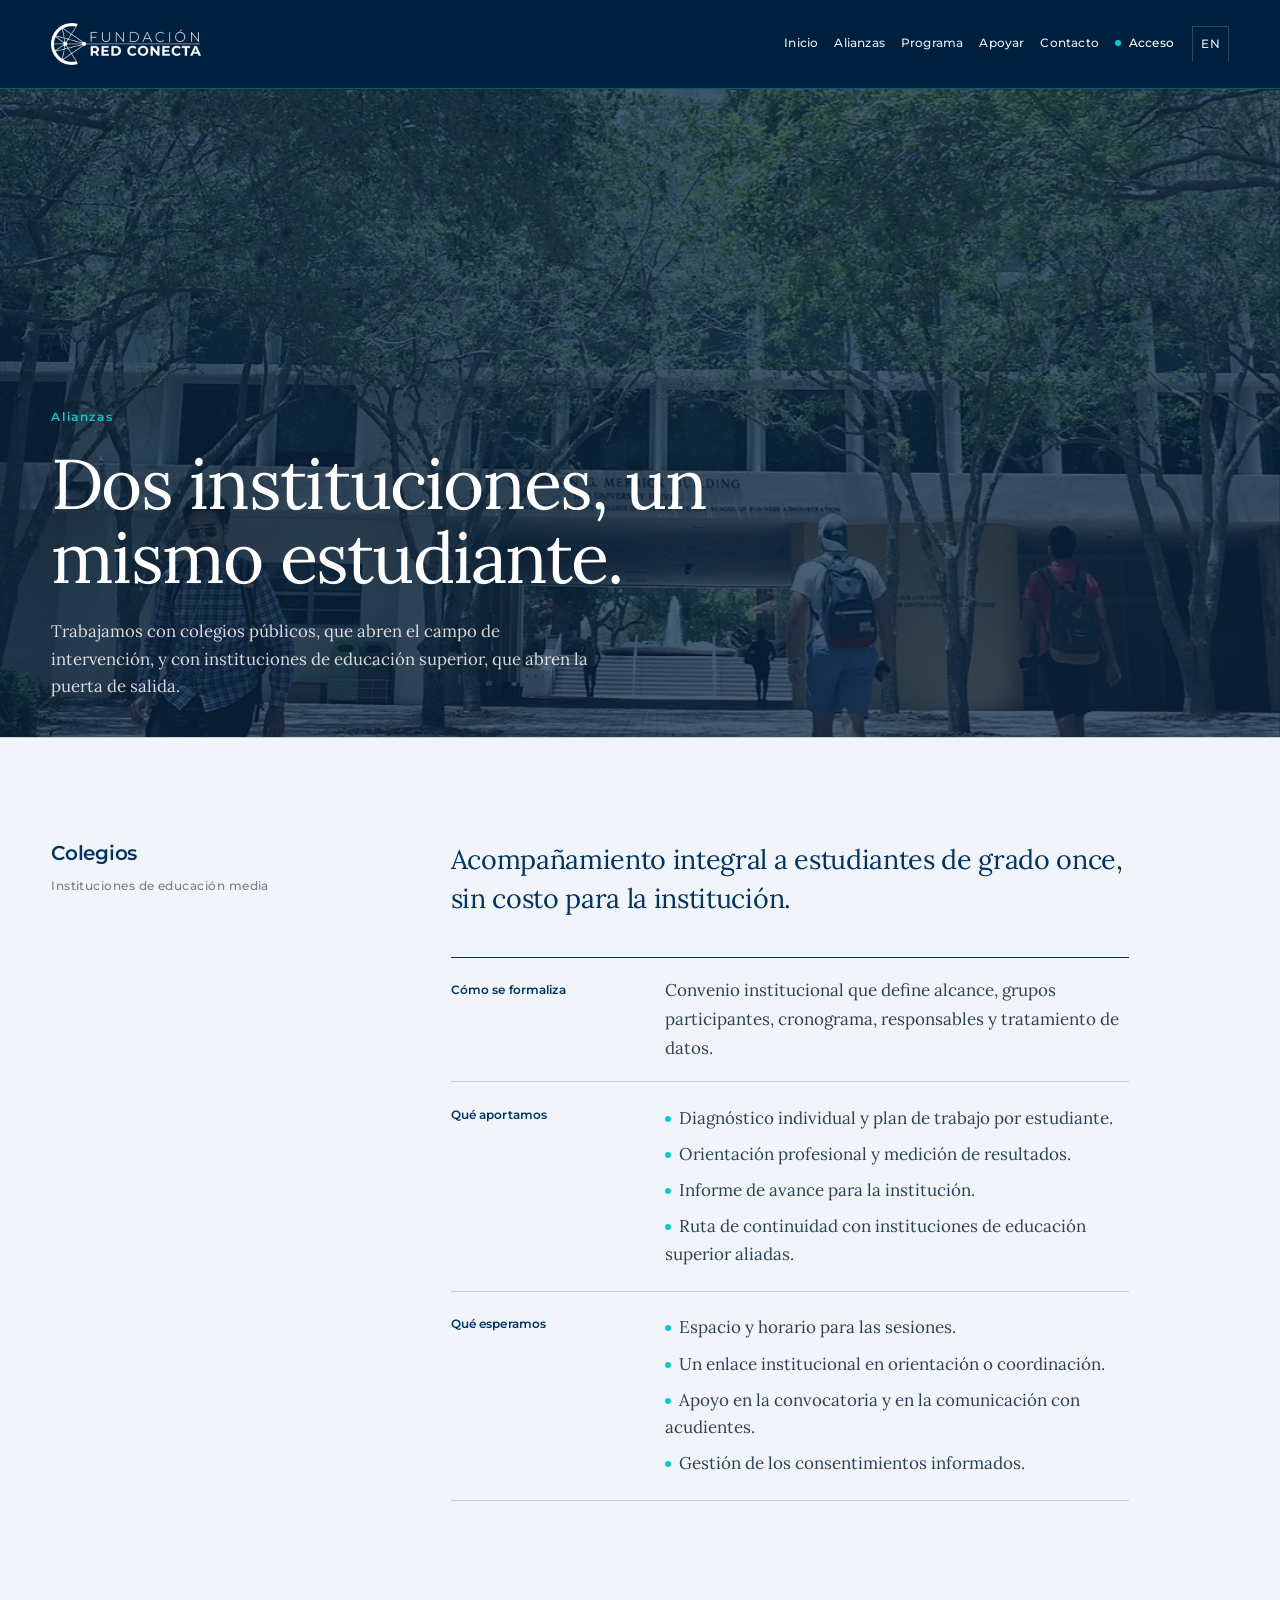
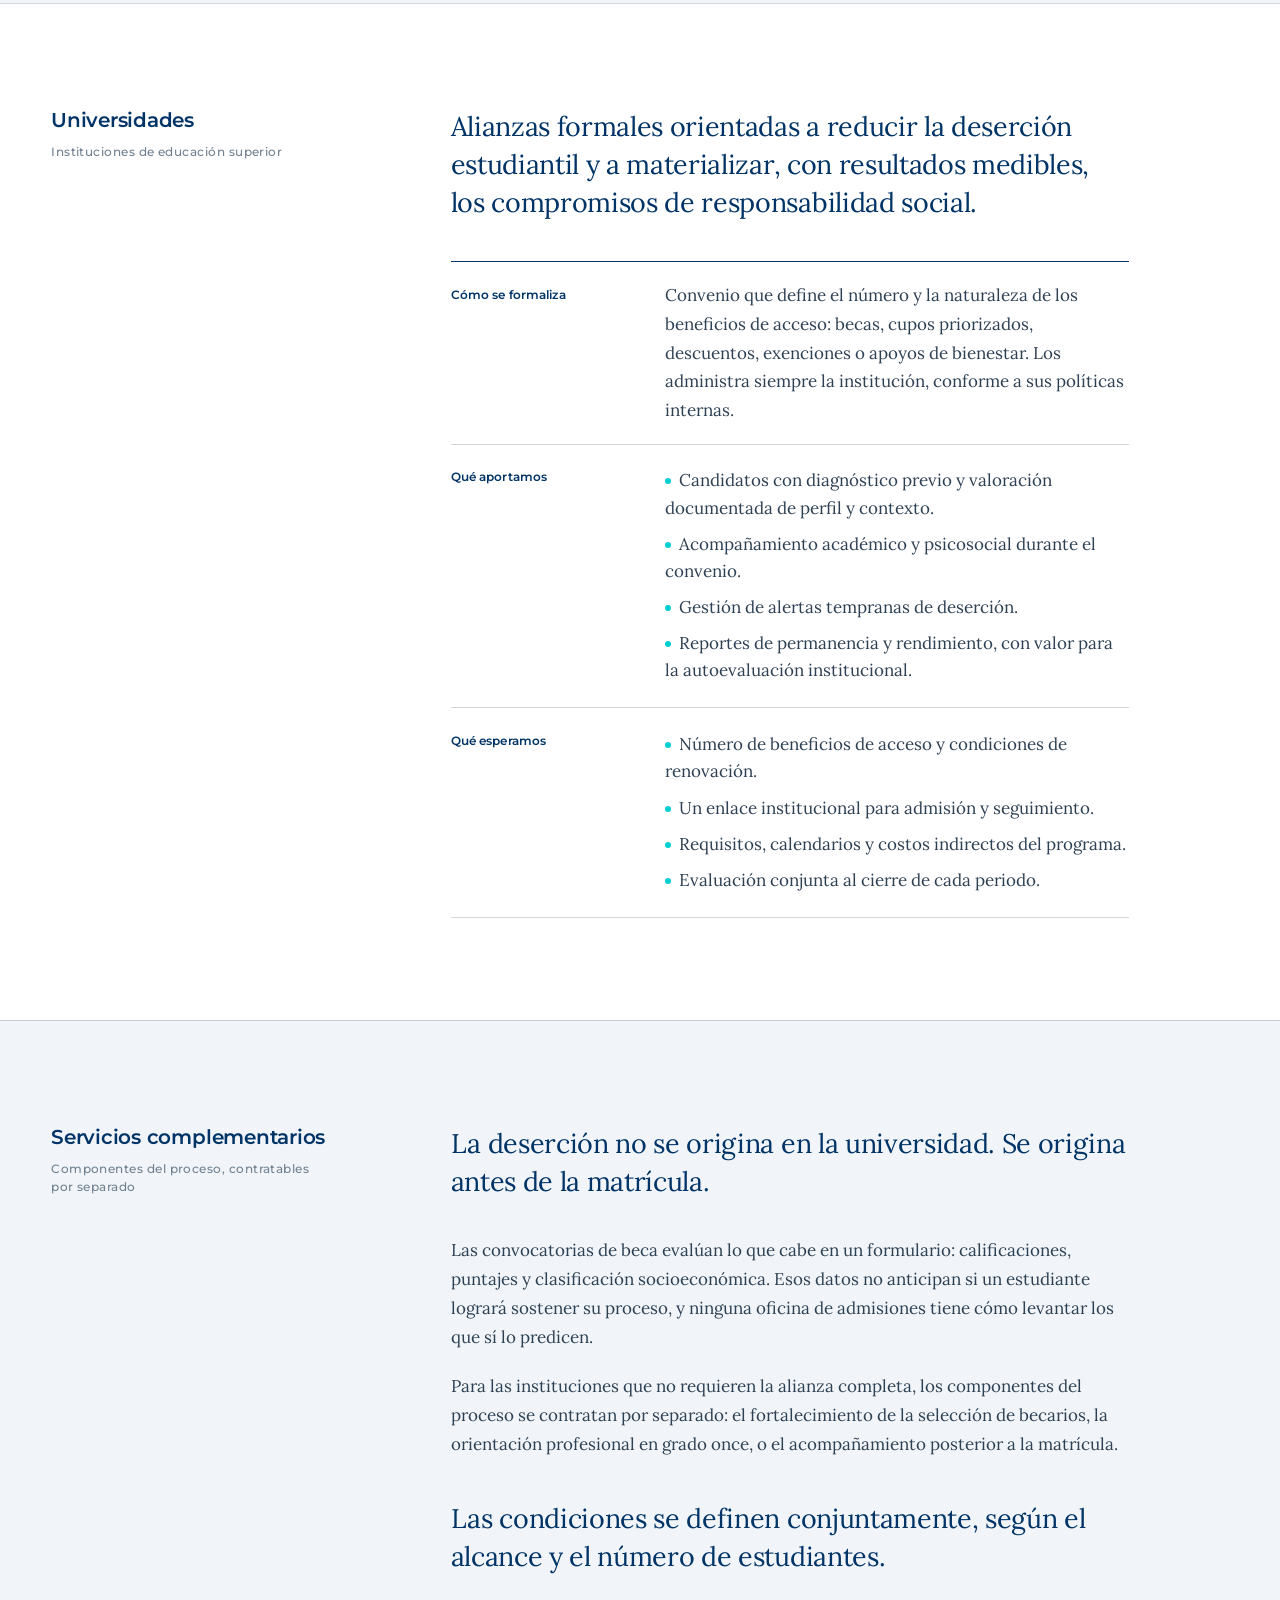
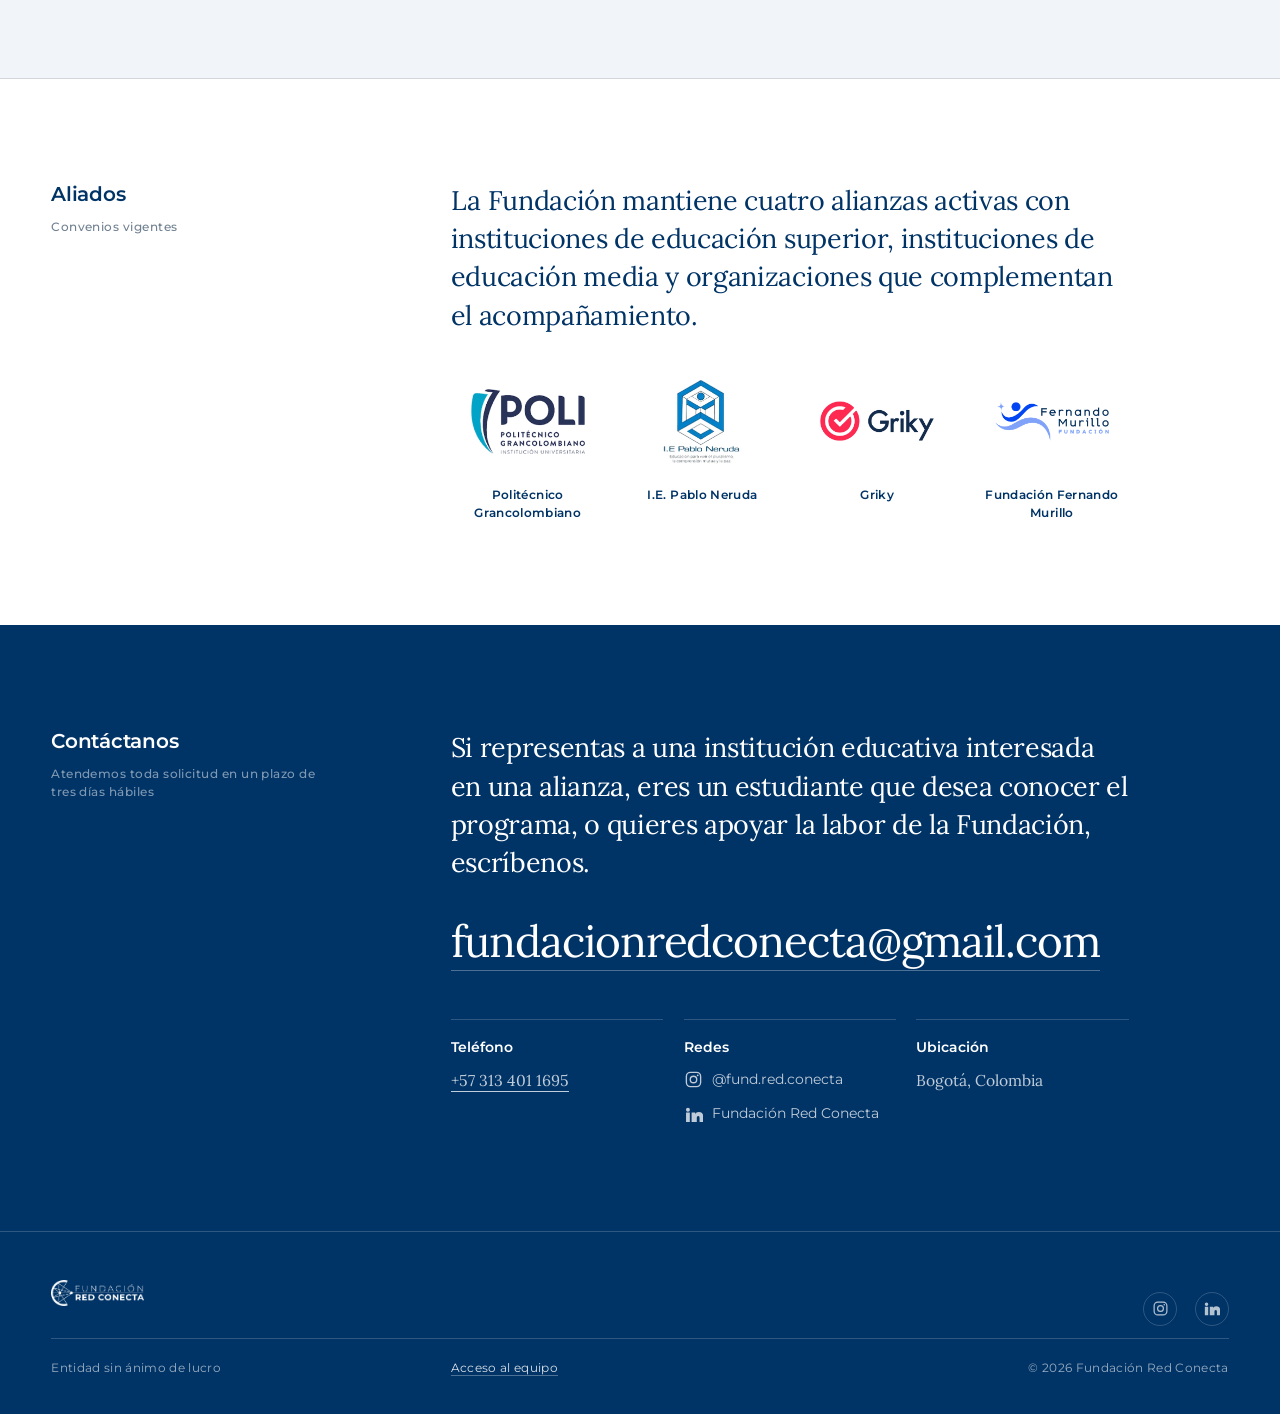
<file: alianzas.html>
<!DOCTYPE html>
<html lang="es">
<head>
<meta charset="utf-8">
<meta name="viewport" content="width=device-width, initial-scale=1">
<title>Alianzas — Fundación Red Conecta</title>
<meta name="description" content="Alianzas con colegios públicos e instituciones de educación superior para reducir la deserción y abrir acceso a estudiantes con talento.">
<meta name="theme-color" content="#00203F">
<link rel="icon" href="/assets/favicon.png" type="image/png">
<link rel="apple-touch-icon" href="/assets/favicon-180.png">
<link rel="canonical" href="https://fundacionredconecta.org/alianzas">
<link rel="alternate" hreflang="es" href="https://fundacionredconecta.org/alianzas">
<link rel="alternate" hreflang="en" href="https://fundacionredconecta.org/en/alianzas">
<link rel="alternate" hreflang="x-default" href="https://fundacionredconecta.org/alianzas">
<meta property="og:type" content="website">
<meta property="og:site_name" content="Fundación Red Conecta">
<meta property="og:locale" content="es_CO">
<meta property="og:url" content="https://fundacionredconecta.org/alianzas">
<meta property="og:title" content="Alianzas — Fundación Red Conecta">
<meta property="og:description" content="Alianzas con colegios públicos e instituciones de educación superior para reducir la deserción y abrir acceso a estudiantes con talento.">
<meta property="og:image" content="https://fundacionredconecta.org/assets/fotos/compartir.jpg">
<meta property="og:image:width" content="1200">
<meta property="og:image:height" content="630">
<meta name="twitter:card" content="summary_large_image">
<link rel="preconnect" href="https://fonts.googleapis.com">
<link rel="preconnect" href="https://fonts.gstatic.com" crossorigin>
<link href="https://fonts.googleapis.com/css2?family=Montserrat:wght@400;500;600;700&family=Lora:ital,wght@0,400;0,500;1,400;1,500&display=swap" rel="stylesheet">
<link rel="stylesheet" href="/assets/estilo.css">
</head>
<body>

<header class="cabecera">
  <div class="hoja">
    <div class="fila">
      <a href="/" aria-label="Fundación Red Conecta, inicio"><img src="/assets/logo-blanco.webp" alt="Fundación Red Conecta" width="900" height="252" loading="eager" decoding="async" fetchpriority="high"></a>
      <nav class="nav">
        <a href="/">Inicio</a>
        <a href="/alianzas" aria-current="page">Alianzas</a>
        <a href="/programa">Programa</a>
        <a href="/apoyar">Apoyar</a>
        <a href="#contacto">Contacto</a>
        <a class="acceso" href="/acceso">Acceso</a>
        <a class="idioma" href="/en/alianzas" hreflang="en" lang="en">EN</a>
      </nav>
      <button class="hamburguesa" id="btn-menu" type="button"
              aria-label="Abrir menú" aria-expanded="false" aria-controls="panel-menu">
        <span></span><span></span><span></span>
      </button>
    </div>
  </div>
</header>

<div id="panel-menu" role="dialog" aria-modal="true" aria-label="Menú de navegación">
  <nav id="enlaces-menu"></nav>
</div>

<main>
<section class="heroe">
  <img class="fondo" src="/assets/fotos/proceso.webp" alt="Estudiantes caminando por el campus de una universidad" width="2000" height="857" fetchpriority="high" decoding="async">
  <div class="velo"></div>
  <div class="hoja">
    <div style="max-width:1560px;margin-inline:auto">
      <p class="entrada">Alianzas</p>
      <h1>Dos instituciones, un mismo estudiante.</h1>
      <p class="bajada">Trabajamos con colegios públicos, que abren el campo de intervención, y con instituciones de educación superior, que abren la puerta de salida.</p>
    </div>
  </div>
</section>

<!-- ============ COLEGIOS ============ -->
<section class="seccion suave" id="colegios">
  <div class="hoja">
    <div class="malla">
      <div class="col-rotulo rotulo">
        <h2>Colegios</h2>
        <p class="meta">Instituciones de educación media</p>
      </div>
      <div class="col-texto">
        <p class="entradilla">Acompañamiento integral a estudiantes de grado once, sin costo para la institución.</p>

        <div class="tabla">
          <div class="fila">
            <div class="clave">Cómo se formaliza</div>
            <p class="valor">Convenio institucional que define alcance, grupos participantes, cronograma, responsables y tratamiento de datos.</p>
          </div>
          <div class="fila">
            <div class="clave">Qué aportamos</div>
            <div class="valor"><ul>
              <li class="nodo">Diagnóstico individual y plan de trabajo por estudiante.</li>
              <li class="nodo">Orientación profesional y medición de resultados.</li>
              <li class="nodo">Informe de avance para la institución.</li>
              <li class="nodo">Ruta de continuidad con instituciones de educación superior aliadas.</li>
            </ul></div>
          </div>
          <div class="fila">
            <div class="clave">Qué esperamos</div>
            <div class="valor"><ul>
              <li class="nodo">Espacio y horario para las sesiones.</li>
              <li class="nodo">Un enlace institucional en orientación o coordinación.</li>
              <li class="nodo">Apoyo en la convocatoria y en la comunicación con acudientes.</li>
              <li class="nodo">Gestión de los consentimientos informados.</li>
            </ul></div>
          </div>
        </div>
      </div>
    </div>
  </div>
</section>

<!-- ============ UNIVERSIDADES ============ -->
<section class="seccion" id="universidades">
  <div class="hoja">
    <div class="malla">
      <div class="col-rotulo rotulo">
        <h2>Universidades</h2>
        <p class="meta">Instituciones de educación superior</p>
      </div>
      <div class="col-texto">
        <p class="entradilla">Alianzas formales orientadas a reducir la deserción estudiantil y a materializar, con resultados medibles, los compromisos de responsabilidad social.</p>

        <div class="tabla">
          <div class="fila">
            <div class="clave">Cómo se formaliza</div>
            <p class="valor">Convenio que define el número y la naturaleza de los beneficios de acceso: becas, cupos priorizados, descuentos, exenciones o apoyos de bienestar. Los administra siempre la institución, conforme a sus políticas internas.</p>
          </div>
          <div class="fila">
            <div class="clave">Qué aportamos</div>
            <div class="valor"><ul>
              <li class="nodo">Candidatos con diagnóstico previo y valoración documentada de perfil y contexto.</li>
              <li class="nodo">Acompañamiento académico y psicosocial durante el convenio.</li>
              <li class="nodo">Gestión de alertas tempranas de deserción.</li>
              <li class="nodo">Reportes de permanencia y rendimiento, con valor para la autoevaluación institucional.</li>
            </ul></div>
          </div>
          <div class="fila">
            <div class="clave">Qué esperamos</div>
            <div class="valor"><ul>
              <li class="nodo">Número de beneficios de acceso y condiciones de renovación.</li>
              <li class="nodo">Un enlace institucional para admisión y seguimiento.</li>
              <li class="nodo">Requisitos, calendarios y costos indirectos del programa.</li>
              <li class="nodo">Evaluación conjunta al cierre de cada periodo.</li>
            </ul></div>
          </div>
        </div>
      </div>
    </div>
  </div>
</section>

<!-- ============ OTROS SERVICIOS ============ -->
<section class="seccion suave" id="servicios">
  <div class="hoja">
    <div class="malla">
      <div class="col-rotulo rotulo">
        <h2>Servicios complementarios</h2>
        <p class="meta">Componentes del proceso, contratables por separado</p>
      </div>
      <div class="col-texto">
        <p class="entradilla">La deserción no se origina en la universidad. Se origina antes de la matrícula.</p>

        <p class="parrafo">Las convocatorias de beca evalúan lo que cabe en un formulario: calificaciones, puntajes y clasificación socioeconómica. Esos datos no anticipan si un estudiante logrará sostener su proceso, y ninguna oficina de admisiones tiene cómo levantar los que sí lo predicen.</p>

        <p class="parrafo">Para las instituciones que no requieren la alianza completa, los componentes del proceso se contratan por separado: el fortalecimiento de la selección de becarios, la orientación profesional en grado once, o el acompañamiento posterior a la matrícula.</p>

        <p class="entradilla" style="margin:2.5rem 0 0">Las condiciones se definen conjuntamente, según el alcance y el número de estudiantes.</p>
      </div>
    </div>
  </div>
</section>

<!-- ============ ALIADOS ============ -->
<section class="seccion" id="aliados">
  <div class="hoja">
    <div class="malla">
      <div class="col-rotulo rotulo">
        <h2>Aliados</h2>
        <p class="meta">Convenios vigentes</p>
      </div>
      <div class="col-texto">
        <p class="entradilla">La Fundación mantiene cuatro alianzas activas con instituciones de educación superior, instituciones de educación media y organizaciones que complementan el acompañamiento.</p>
        <div class="logos">
          <figure class="aliado">
            <div class="marco"><img src="assets/logos/politecnico-grancolombiano.webp" alt="Politécnico Grancolombiano"
              onerror="this.closest('.marco').classList.add('vacio')" width="420" height="238" loading="lazy" decoding="async"><span class="pauta"><b>assets/logos/politecnico-grancolombiano</b>SVG o PNG transparente</span></div>
            <figcaption>Politécnico Grancolombiano</figcaption>
          </figure>
          <figure class="aliado">
            <div class="marco"><img src="assets/logos/ie-pablo-neruda.webp" alt="I.E. Pablo Neruda"
              onerror="this.closest('.marco').classList.add('vacio')" width="330" height="345" loading="lazy" decoding="async"><span class="pauta"><b>assets/logos/ie-pablo-neruda</b>SVG o PNG transparente</span></div>
            <figcaption>I.E. Pablo Neruda</figcaption>
          </figure>
          <figure class="aliado">
            <div class="marco"><img src="assets/logos/griky.webp" alt="Griky"
              onerror="this.closest('.marco').classList.add('vacio')" width="420" height="147" loading="lazy" decoding="async"><span class="pauta"><b>assets/logos/griky</b>SVG o PNG transparente</span></div>
            <figcaption>Griky</figcaption>
          </figure>
          <figure class="aliado">
            <div class="marco"><img src="assets/logos/fundacion-fernando-murillo.webp" alt="Fundación Fernando Murillo"
              onerror="this.closest('.marco').classList.add('vacio')" width="420" height="143" loading="lazy" decoding="async"><span class="pauta"><b>assets/logos/fundacion-fernando-murillo</b>SVG o PNG transparente</span></div>
            <figcaption>Fundación Fernando Murillo</figcaption>
          </figure>
        </div>
      </div>
    </div>
  </div>
</section>

<!-- ============ CONTACTO ============ -->
<section class="seccion oscura" id="contacto">
  <div class="hoja">
    <div class="malla">
      <div class="col-rotulo rotulo">
        <h2>Contáctanos</h2>
        <p class="meta">Atendemos toda solicitud en un plazo de tres días hábiles</p>
      </div>
      <div class="col-texto">
        <p class="entradilla">Si representas a una institución educativa interesada en una alianza, eres un estudiante que desea conocer el programa, o quieres apoyar la labor de la Fundación, escríbenos.</p>
        <a class="correo" href="mailto:fundacionredconecta@gmail.com">fundacionredconecta@gmail.com</a>
        <div class="tercios" style="margin-top:3rem">
          <div style="border-top-color:var(--hilo-claro)">
            <h3 class="valor-titulo" style="color:#fff">Teléfono</h3>
            <p style="color:rgba(255,255,255,.75)"><a class="enlace-texto" href="tel:+573134011695">+57 313 401 1695</a></p>
          </div>
          <div style="border-top-color:var(--hilo-claro)">
            <h3 class="valor-titulo" style="color:#fff">Redes</h3>
            <div class="redes">
              <a class="red" href="https://www.instagram.com/fund.red.conecta/" target="_blank" rel="noopener"><svg viewBox="0 0 24 24" fill="none" stroke="currentColor" stroke-width="1.7" stroke-linecap="round" aria-hidden="true"><rect x="3" y="3" width="18" height="18" rx="5.2"/><circle cx="12" cy="12" r="4.1"/><circle cx="17.3" cy="6.7" r="1.15" fill="currentColor" stroke="none"/></svg><span>@fund.red.conecta</span></a>
              <a class="red" href="https://www.linkedin.com/company/fundacion-red-conecta/" target="_blank" rel="noopener"><svg viewBox="0 0 24 24" fill="currentColor" aria-hidden="true"><path d="M4.98 3.5a2.5 2.5 0 1 1 0 5 2.5 2.5 0 0 1 0-5zM2.6 9.6h4.75v11.9H2.6V9.6zM9.6 9.6h4.55v1.63h.07c.63-1.2 2.18-2.46 4.49-2.46 4.8 0 5.69 3.16 5.69 7.27v5.46h-4.75v-4.84c0-1.16-.02-2.65-1.61-2.65-1.62 0-1.87 1.26-1.87 2.57v4.92H9.6V9.6z"/></svg><span>Fundación Red Conecta</span></a>
            </div>
          </div>
          <div style="border-top-color:var(--hilo-claro)">
            <h3 class="valor-titulo" style="color:#fff">Ubicación</h3>
            <p style="color:rgba(255,255,255,.75)">Bogotá, Colombia</p>
          </div>
        </div>
      </div>
    </div>
  </div>
</section>
</main>

<footer class="pie">
  <div class="hoja">
    <div style="max-width:1560px;margin-inline:auto">
      <div class="pie-cabeza">
        <img src="/assets/logo-blanco.webp" alt="Fundación Red Conecta" width="900" height="252" loading="lazy" decoding="async">
        <div class="redes-pie">
          <a href="https://www.instagram.com/fund.red.conecta/" target="_blank" rel="noopener" aria-label="Instagram"><svg viewBox="0 0 24 24" fill="none" stroke="currentColor" stroke-width="1.7" stroke-linecap="round" aria-hidden="true"><rect x="3" y="3" width="18" height="18" rx="5.2"/><circle cx="12" cy="12" r="4.1"/><circle cx="17.3" cy="6.7" r="1.15" fill="currentColor" stroke="none"/></svg></a>
          <a href="https://www.linkedin.com/company/fundacion-red-conecta/" target="_blank" rel="noopener" aria-label="LinkedIn"><svg viewBox="0 0 24 24" fill="currentColor" aria-hidden="true"><path d="M4.98 3.5a2.5 2.5 0 1 1 0 5 2.5 2.5 0 0 1 0-5zM2.6 9.6h4.75v11.9H2.6V9.6zM9.6 9.6h4.55v1.63h.07c.63-1.2 2.18-2.46 4.49-2.46 4.8 0 5.69 3.16 5.69 7.27v5.46h-4.75v-4.84c0-1.16-.02-2.65-1.61-2.65-1.62 0-1.87 1.26-1.87 2.57v4.92H9.6V9.6z"/></svg></a>
        </div>
      </div>
      <div class="fila">
        <span>Entidad sin ánimo de lucro</span>
        <span><a href="/acceso">Acceso al equipo</a></span>
        <span>© <span id="anio"></span> Fundación Red Conecta</span>
      </div>
    </div>
  </div>
</footer>

<script>
document.getElementById('anio').textContent = new Date().getFullYear();

(function(){
  const btn    = document.getElementById('btn-menu');
  const panel  = document.getElementById('panel-menu');
  const destino= document.getElementById('enlaces-menu');
  document.querySelectorAll('.nav a').forEach((a,i)=>{
    const c = a.cloneNode(true);
    c.style.animationDelay = (0.04 * i) + 's';
    c.addEventListener('click', cerrar);
    destino.appendChild(c);
  });
  function abrir(){ panel.classList.add('abierto'); btn.setAttribute('aria-expanded','true'); document.body.classList.add('sin-scroll'); }
  function cerrar(){ panel.classList.remove('abierto'); btn.setAttribute('aria-expanded','false'); document.body.classList.remove('sin-scroll'); }
  btn.addEventListener('click', ()=> panel.classList.contains('abierto') ? cerrar() : abrir());
  document.addEventListener('keydown', e=>{ if(e.key === 'Escape') cerrar(); });
  window.addEventListener('resize', ()=>{ if(window.innerWidth > 980) cerrar(); });
})();
</script>
</body>
</html>
</file>
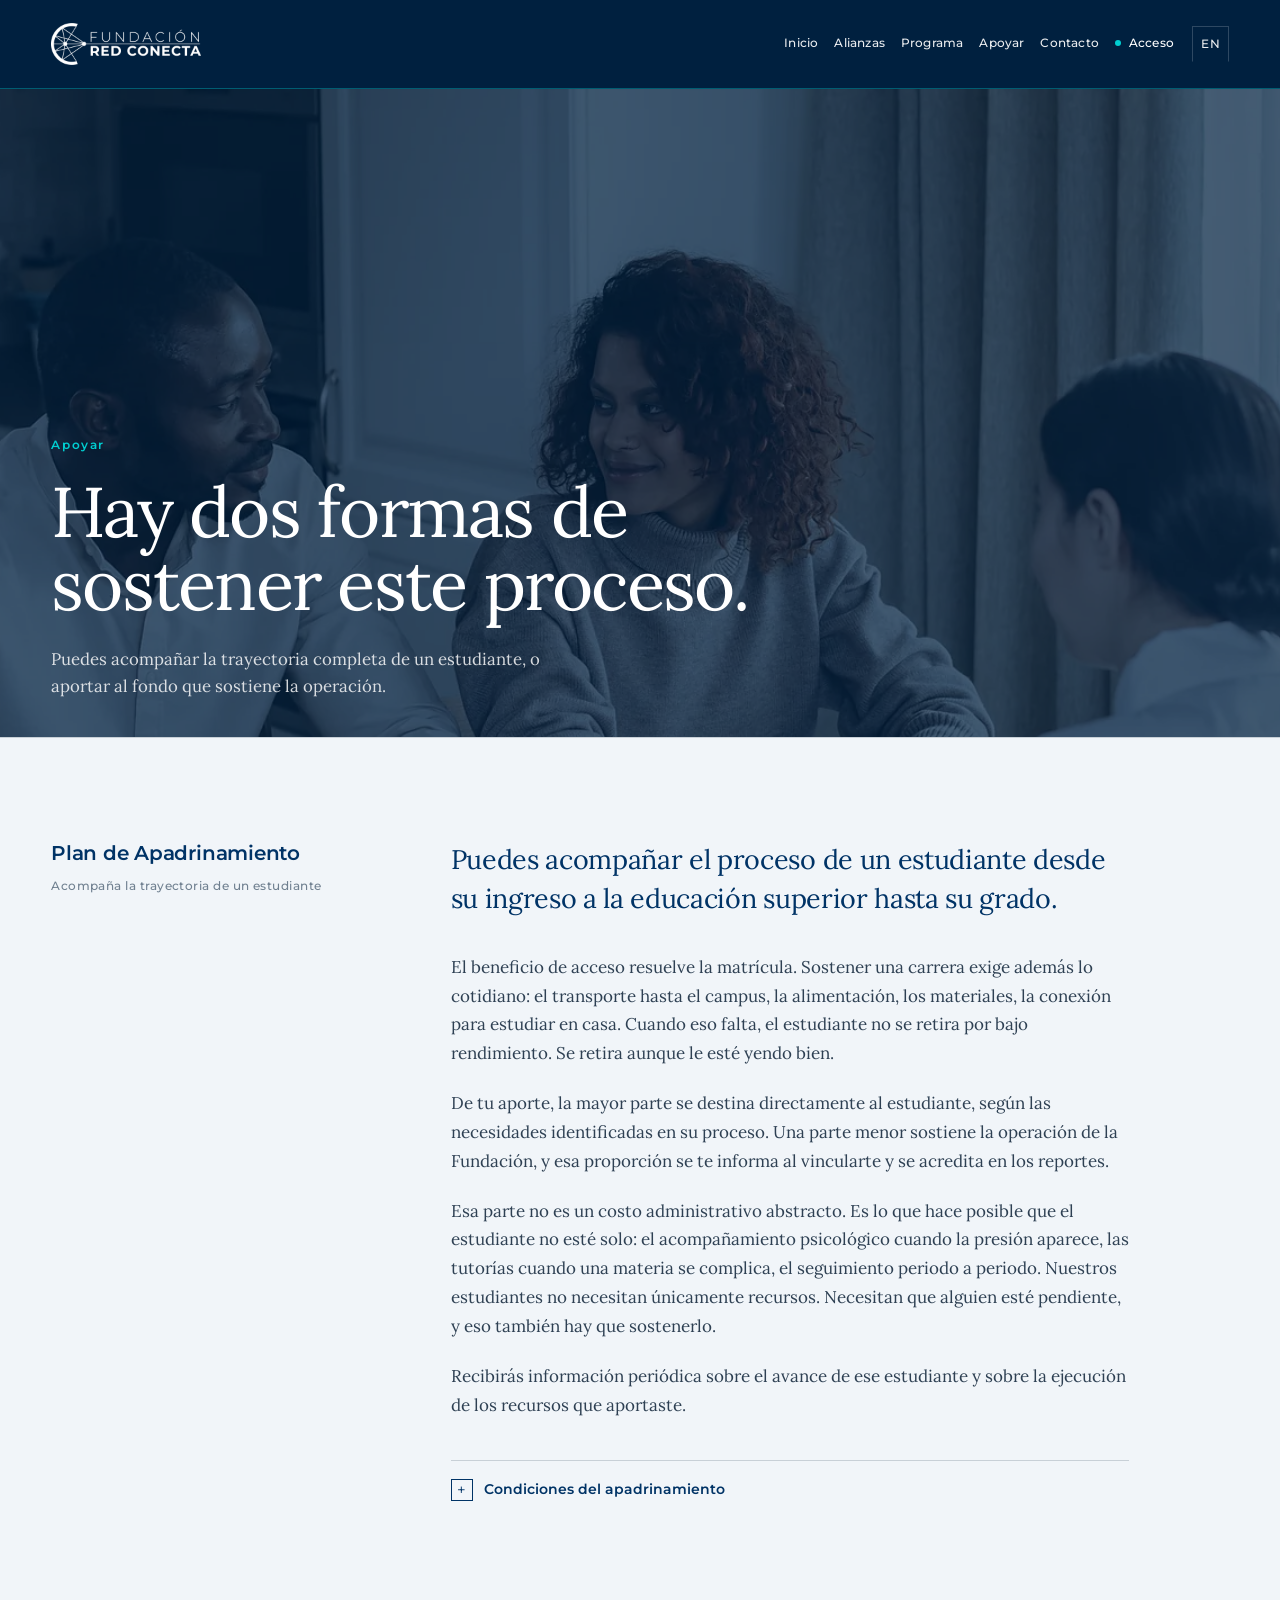
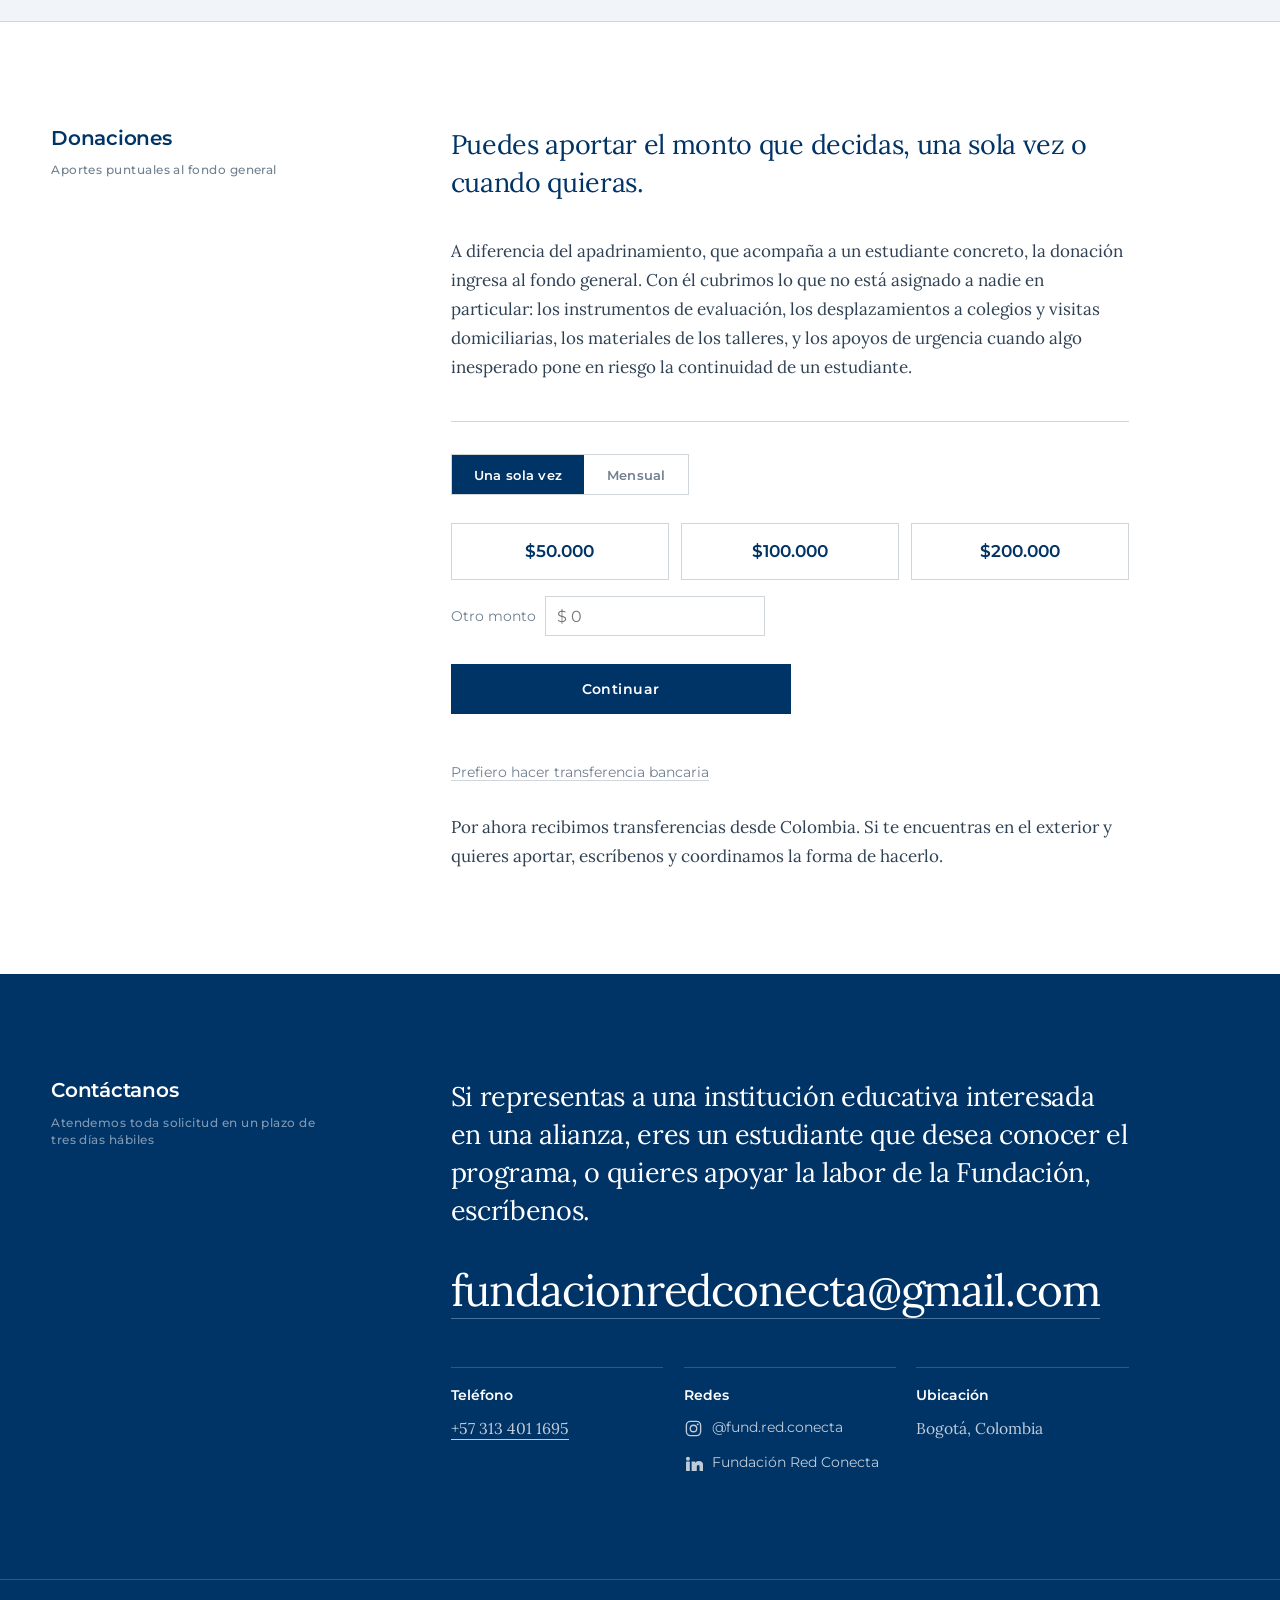
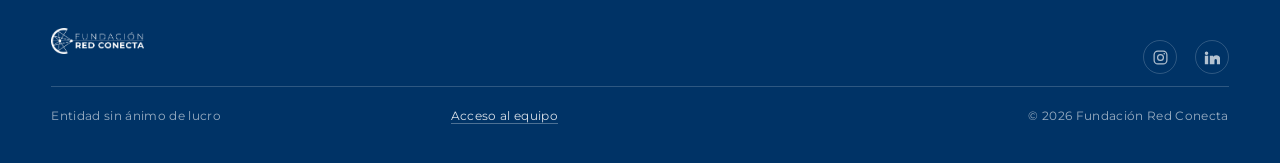
<file: apoyar.html>
<!DOCTYPE html>
<html lang="es">
<head>
<meta charset="utf-8">
<meta name="viewport" content="width=device-width, initial-scale=1">
<title>Apoyar — Fundación Red Conecta</title>
<meta name="description" content="Apadrina la trayectoria de un estudiante o dona al fondo general que sostiene el acompañamiento de la Fundación.">
<meta name="theme-color" content="#00203F">
<link rel="icon" href="/assets/favicon.png" type="image/png">
<link rel="apple-touch-icon" href="/assets/favicon-180.png">
<link rel="canonical" href="https://fundacionredconecta.org/apoyar">
<link rel="alternate" hreflang="es" href="https://fundacionredconecta.org/apoyar">
<link rel="alternate" hreflang="en" href="https://fundacionredconecta.org/en/apoyar">
<link rel="alternate" hreflang="x-default" href="https://fundacionredconecta.org/apoyar">
<meta property="og:type" content="website">
<meta property="og:site_name" content="Fundación Red Conecta">
<meta property="og:locale" content="es_CO">
<meta property="og:url" content="https://fundacionredconecta.org/apoyar">
<meta property="og:title" content="Apoyar — Fundación Red Conecta">
<meta property="og:description" content="Apadrina la trayectoria de un estudiante o dona al fondo general que sostiene el acompañamiento de la Fundación.">
<meta property="og:image" content="https://fundacionredconecta.org/assets/fotos/compartir.jpg">
<meta property="og:image:width" content="1200">
<meta property="og:image:height" content="630">
<meta name="twitter:card" content="summary_large_image">
<link rel="preconnect" href="https://fonts.googleapis.com">
<link rel="preconnect" href="https://fonts.gstatic.com" crossorigin>
<link href="https://fonts.googleapis.com/css2?family=Montserrat:wght@400;500;600;700&family=Lora:ital,wght@0,400;0,500;1,400;1,500&display=swap" rel="stylesheet">
<link rel="stylesheet" href="/assets/estilo.css">
</head>
<body>

<header class="cabecera">
  <div class="hoja">
    <div class="fila">
      <a href="/" aria-label="Fundación Red Conecta, inicio"><img src="/assets/logo-blanco.webp" alt="Fundación Red Conecta" width="900" height="252" loading="eager" decoding="async" fetchpriority="high"></a>
      <nav class="nav">
        <a href="/">Inicio</a>
        <a href="/alianzas">Alianzas</a>
        <a href="/programa">Programa</a>
        <a href="/apoyar" aria-current="page">Apoyar</a>
        <a href="#contacto">Contacto</a>
        <a class="acceso" href="/acceso">Acceso</a>
        <a class="idioma" href="/en/apoyar" hreflang="en" lang="en">EN</a>
      </nav>
      <button class="hamburguesa" id="btn-menu" type="button"
              aria-label="Abrir menú" aria-expanded="false" aria-controls="panel-menu">
        <span></span><span></span><span></span>
      </button>
    </div>
  </div>
</header>

<div id="panel-menu" role="dialog" aria-modal="true" aria-label="Menú de navegación">
  <nav id="enlaces-menu"></nav>
</div>

<main>
<section class="heroe">
  <img class="fondo" src="/assets/fotos/galeria-3.webp" alt="Entrevista familiar en la mesa de un hogar" width="2000" height="857" fetchpriority="high" decoding="async">
  <div class="velo"></div>
  <div class="hoja">
    <div style="max-width:1560px;margin-inline:auto">
      <p class="entrada">Apoyar</p>
      <h1>Hay dos formas de sostener este proceso.</h1>
      <p class="bajada">Puedes acompañar la trayectoria completa de un estudiante, o aportar al fondo que sostiene la operación.</p>
    </div>
  </div>
</section>

<!-- ============ APADRINAMIENTO ============ -->
<section class="seccion suave" id="apadrinar">
  <div class="hoja">
    <div class="malla">
      <div class="col-rotulo rotulo">
        <h2>Plan de Apadrinamiento</h2>
        <p class="meta">Acompaña la trayectoria de un estudiante</p>
      </div>
      <div class="col-texto">
        <p class="entradilla">Puedes acompañar el proceso de un estudiante desde su ingreso a la educación superior hasta su grado.</p>

        <p class="parrafo">El beneficio de acceso resuelve la matrícula. Sostener una carrera exige además lo cotidiano: el transporte hasta el campus, la alimentación, los materiales, la conexión para estudiar en casa. Cuando eso falta, el estudiante no se retira por bajo rendimiento. Se retira aunque le esté yendo bien.</p>

        <p class="parrafo">De tu aporte, la mayor parte se destina directamente al estudiante, según las necesidades identificadas en su proceso. Una parte menor sostiene la operación de la Fundación, y esa proporción se te informa al vincularte y se acredita en los reportes.</p>

        <p class="parrafo">Esa parte no es un costo administrativo abstracto. Es lo que hace posible que el estudiante no esté solo: el acompañamiento psicológico cuando la presión aparece, las tutorías cuando una materia se complica, el seguimiento periodo a periodo. Nuestros estudiantes no necesitan únicamente recursos. Necesitan que alguien esté pendiente, y eso también hay que sostenerlo.</p>

        <p class="parrafo">Recibirás información periódica sobre el avance de ese estudiante y sobre la ejecución de los recursos que aportaste.</p>

        <details class="mas">
          <summary>Condiciones del apadrinamiento</summary>
          <div class="contenido">
            <h3 class="valor-titulo">Protección del estudiante</h3>
            <p>La relación se administra en su totalidad a través de la Fundación. No se establece contacto directo entre quien apadrina y el estudiante sin autorización expresa del acudiente cuando se trate de menores de edad, y en ningún caso se comparten datos sensibles ni información que permita su identificación sin consentimiento previo.</p>

            <h3 class="valor-titulo">Destinación de los aportes</h3>
            <p>Los aportes no se entregan en efectivo al estudiante ni a su familia. Se ejecutan mediante pagos directos a terceros o a la institución educativa, según las necesidades acreditadas en el plan de apoyo de cada beneficiario.</p>

            <h3 class="valor-titulo">Alcance del vínculo</h3>
            <p>El apadrinamiento no otorga injerencia en la selección de beneficiarios, en las decisiones académicas del estudiante ni en la operación de la Fundación. Se pacta por periodos académicos y es renovable de común acuerdo.</p>

            <h3 class="valor-titulo">Transparencia</h3>
            <p>Cada apadrinamiento se formaliza por escrito, con la destinación de los recursos, la proporción exacta que se dirige al estudiante y a la operación, la periodicidad de los reportes y las condiciones de terminación.</p>
          </div>
        </details>
      </div>
    </div>
  </div>
</section>

<!-- ============ DONACIONES ============ -->
<section class="seccion" id="donar">
  <div class="hoja">
    <div class="malla">
      <div class="col-rotulo rotulo">
        <h2>Donaciones</h2>
        <p class="meta">Aportes puntuales al fondo general</p>
      </div>
      <div class="col-texto">
        <p class="entradilla">Puedes aportar el monto que decidas, una sola vez o cuando quieras.</p>

        <p class="parrafo">A diferencia del apadrinamiento, que acompaña a un estudiante concreto, la donación ingresa al fondo general. Con él cubrimos lo que no está asignado a nadie en particular: los instrumentos de evaluación, los desplazamientos a colegios y visitas domiciliarias, los materiales de los talleres, y los apoyos de urgencia cuando algo inesperado pone en riesgo la continuidad de un estudiante.</p>

        
        <div class="donacion">
          <div class="frecuencia" role="tablist" aria-label="Frecuencia del aporte">
            <button type="button" role="tab" data-frec="unica" aria-selected="true">Una sola vez</button>
            <button type="button" role="tab" data-frec="mensual" aria-selected="false">Mensual</button>
          </div>

          <div class="montos" id="montos" role="group" aria-label="Monto del aporte"></div>

          <div class="otro-monto">
            <label for="otro">Otro monto</label>
            <input id="otro" type="text" inputmode="numeric" placeholder="$ 0" autocomplete="off">
          </div>

          <button class="boton-donar" id="btn-donar" type="button">Continuar</button>
          <p class="alterna"><button type="button" id="btn-transferir" class="enlace-boton">Prefiero hacer transferencia bancaria</button></p>

          <div class="panel-pago" id="panel-pago" role="region" aria-live="polite">
            <p class="resumen" id="resumen"></p>
            <dl>
              <dt>Titular</dt><dd>Fundación Red Conecta</dd>
              <dt>NIT</dt><dd>902.034.193-1</dd>
              <dt>Banco</dt><dd>[Nombre del banco]</dd>
              <dt>Tipo de cuenta</dt><dd>[Ahorros o corriente]</dd>
              <dt>Número</dt><dd>[Número de cuenta]</dd>
            </dl>
            <p class="nota">Realiza la transferencia por el valor indicado y envíanos el comprobante a <a class="enlace-texto" href="mailto:fundacionredconecta@gmail.com">fundacionredconecta@gmail.com</a>. Con él expedimos el certificado de donación.</p>
          </div>
        </div>


        <p class="parrafo">Por ahora recibimos transferencias desde Colombia. Si te encuentras en el exterior y quieres aportar, escríbenos y coordinamos la forma de hacerlo.</p>

<!-- ─────────────────────────────────────────────────────────────
     BENEFICIO TRIBUTARIO
     No publique este bloque hasta confirmar con su contador que la
     Fundación está calificada en el Régimen Tributario Especial.
     Si lo está, borre esta línea y la del cierre del comentario.

        <p class="parrafo">Fundación Red Conecta pertenece al Régimen Tributario Especial. Las personas y empresas que donan pueden descontar el 25% del valor donado en su declaración de renta, conforme al artículo 257 del Estatuto Tributario.</p>

     ───────────────────────────────────────────────────────────── -->
      </div>
    </div>
  </div>
</section>

<!-- ============ CONTACTO ============ -->
<section class="seccion oscura" id="contacto">
  <div class="hoja">
    <div class="malla">
      <div class="col-rotulo rotulo">
        <h2>Contáctanos</h2>
        <p class="meta">Atendemos toda solicitud en un plazo de tres días hábiles</p>
      </div>
      <div class="col-texto">
        <p class="entradilla">Si representas a una institución educativa interesada en una alianza, eres un estudiante que desea conocer el programa, o quieres apoyar la labor de la Fundación, escríbenos.</p>
        <a class="correo" href="mailto:fundacionredconecta@gmail.com">fundacionredconecta@gmail.com</a>
        <div class="tercios" style="margin-top:3rem">
          <div style="border-top-color:var(--hilo-claro)">
            <h3 class="valor-titulo" style="color:#fff">Teléfono</h3>
            <p style="color:rgba(255,255,255,.75)"><a class="enlace-texto" href="tel:+573134011695">+57 313 401 1695</a></p>
          </div>
          <div style="border-top-color:var(--hilo-claro)">
            <h3 class="valor-titulo" style="color:#fff">Redes</h3>
            <div class="redes">
              <a class="red" href="https://www.instagram.com/fund.red.conecta/" target="_blank" rel="noopener"><svg viewBox="0 0 24 24" fill="none" stroke="currentColor" stroke-width="1.7" stroke-linecap="round" aria-hidden="true"><rect x="3" y="3" width="18" height="18" rx="5.2"/><circle cx="12" cy="12" r="4.1"/><circle cx="17.3" cy="6.7" r="1.15" fill="currentColor" stroke="none"/></svg><span>@fund.red.conecta</span></a>
              <a class="red" href="https://www.linkedin.com/company/fundacion-red-conecta/" target="_blank" rel="noopener"><svg viewBox="0 0 24 24" fill="currentColor" aria-hidden="true"><path d="M4.98 3.5a2.5 2.5 0 1 1 0 5 2.5 2.5 0 0 1 0-5zM2.6 9.6h4.75v11.9H2.6V9.6zM9.6 9.6h4.55v1.63h.07c.63-1.2 2.18-2.46 4.49-2.46 4.8 0 5.69 3.16 5.69 7.27v5.46h-4.75v-4.84c0-1.16-.02-2.65-1.61-2.65-1.62 0-1.87 1.26-1.87 2.57v4.92H9.6V9.6z"/></svg><span>Fundación Red Conecta</span></a>
            </div>
          </div>
          <div style="border-top-color:var(--hilo-claro)">
            <h3 class="valor-titulo" style="color:#fff">Ubicación</h3>
            <p style="color:rgba(255,255,255,.75)">Bogotá, Colombia</p>
          </div>
        </div>
      </div>
    </div>
  </div>
</section>
</main>

<footer class="pie">
  <div class="hoja">
    <div style="max-width:1560px;margin-inline:auto">
      <div class="pie-cabeza">
        <img src="/assets/logo-blanco.webp" alt="Fundación Red Conecta" width="900" height="252" loading="lazy" decoding="async">
        <div class="redes-pie">
          <a href="https://www.instagram.com/fund.red.conecta/" target="_blank" rel="noopener" aria-label="Instagram"><svg viewBox="0 0 24 24" fill="none" stroke="currentColor" stroke-width="1.7" stroke-linecap="round" aria-hidden="true"><rect x="3" y="3" width="18" height="18" rx="5.2"/><circle cx="12" cy="12" r="4.1"/><circle cx="17.3" cy="6.7" r="1.15" fill="currentColor" stroke="none"/></svg></a>
          <a href="https://www.linkedin.com/company/fundacion-red-conecta/" target="_blank" rel="noopener" aria-label="LinkedIn"><svg viewBox="0 0 24 24" fill="currentColor" aria-hidden="true"><path d="M4.98 3.5a2.5 2.5 0 1 1 0 5 2.5 2.5 0 0 1 0-5zM2.6 9.6h4.75v11.9H2.6V9.6zM9.6 9.6h4.55v1.63h.07c.63-1.2 2.18-2.46 4.49-2.46 4.8 0 5.69 3.16 5.69 7.27v5.46h-4.75v-4.84c0-1.16-.02-2.65-1.61-2.65-1.62 0-1.87 1.26-1.87 2.57v4.92H9.6V9.6z"/></svg></a>
        </div>
      </div>
      <div class="fila">
        <span>Entidad sin ánimo de lucro</span>
        <span><a href="/acceso">Acceso al equipo</a></span>
        <span>© <span id="anio"></span> Fundación Red Conecta</span>
      </div>
    </div>
  </div>
</footer>

<script>
document.getElementById('anio').textContent = new Date().getFullYear();

(function(){
  const btn    = document.getElementById('btn-menu');
  const panel  = document.getElementById('panel-menu');
  const destino= document.getElementById('enlaces-menu');
  document.querySelectorAll('.nav a').forEach((a,i)=>{
    const c = a.cloneNode(true);
    c.style.animationDelay = (0.04 * i) + 's';
    c.addEventListener('click', cerrar);
    destino.appendChild(c);
  });
  function abrir(){ panel.classList.add('abierto'); btn.setAttribute('aria-expanded','true'); document.body.classList.add('sin-scroll'); }
  function cerrar(){ panel.classList.remove('abierto'); btn.setAttribute('aria-expanded','false'); document.body.classList.remove('sin-scroll'); }
  btn.addEventListener('click', ()=> panel.classList.contains('abierto') ? cerrar() : abrir());
  document.addEventListener('keydown', e=>{ if(e.key === 'Escape') cerrar(); });
  window.addEventListener('resize', ()=>{ if(window.innerWidth > 980) cerrar(); });
})();
</script>

<script>
(function(){
  /* ═══ CONFIGURACIÓN ═══
     Cuando tenga los enlaces de pago de Wompi, péguelos aquí.
     Mientras estén vacíos, el botón muestra los datos para transferencia. */
  const ENLACES = {
    unica:   { 50000:"", 100000:"", 200000:"", otro:"" },
    mensual: { 30000:"", 50000:"", 100000:"", otro:"" }
  };
  const MONTOS = { unica:[50000,100000,200000], mensual:[30000,50000,100000] };
  const TXT = { unica:"una sola vez", mensual:"cada mes", resumen:"Vas a aportar {m} {f}.", botonPago:"Donar en línea" };

  const cajaMontos = document.getElementById('montos');
  const otro   = document.getElementById('otro');
  const btn    = document.getElementById('btn-donar');
  const panel  = document.getElementById('panel-pago');
  const resumen= document.getElementById('resumen');
  let frec = 'unica', monto = null;

  const pesos = n => '$' + n.toLocaleString('es-CO');

  function pintar(){
    cajaMontos.innerHTML = '';
    MONTOS[frec].forEach(v=>{
      const b = document.createElement('button');
      b.type='button'; b.textContent = pesos(v);
      b.setAttribute('aria-selected', String(v===monto));
      b.addEventListener('click', ()=>{ monto = v; otro.value=''; pintar(); });
      cajaMontos.appendChild(b);
    });
  }

  document.querySelectorAll('.frecuencia button').forEach(b=>{
    b.addEventListener('click', ()=>{
      frec = b.dataset.frec; monto = null; otro.value=''; panel.classList.remove('visible');
      document.querySelectorAll('.frecuencia button').forEach(x=>x.setAttribute('aria-selected', String(x===b)));
      pintar();
    });
  });

  otro.addEventListener('input', ()=>{
    const n = parseInt(otro.value.replace(/\D/g,''),10);
    monto = isNaN(n) ? null : n;
    otro.value = isNaN(n) ? '' : pesos(n);
    [...cajaMontos.children].forEach(b=>b.setAttribute('aria-selected','false'));
  });

  function mostrarCuenta(){
    if(!monto){ otro.focus(); return; }
    resumen.textContent = TXT.resumen.replace('{m}', pesos(monto)).replace('{f}', TXT[frec]);
    panel.classList.add('visible');
    panel.scrollIntoView({behavior:'smooth', block:'nearest'});
  }

  btn.addEventListener('click', ()=>{
    if(!monto){ otro.focus(); return; }
    const enlace = ENLACES[frec][monto] || ENLACES[frec].otro;
    if(enlace){ window.open(enlace, '_blank', 'noopener'); return; }
    mostrarCuenta();
  });

  document.getElementById('btn-transferir').addEventListener('click', mostrarCuenta);

  /* si ya hay enlaces de pago configurados, el botón principal cambia de nombre */
  const hayPago = Object.values(ENLACES).some(o => Object.values(o).some(v => v));
  if (hayPago) btn.textContent = TXT.botonPago;

  pintar();
})();
</script>

</body>
</html>
</file>
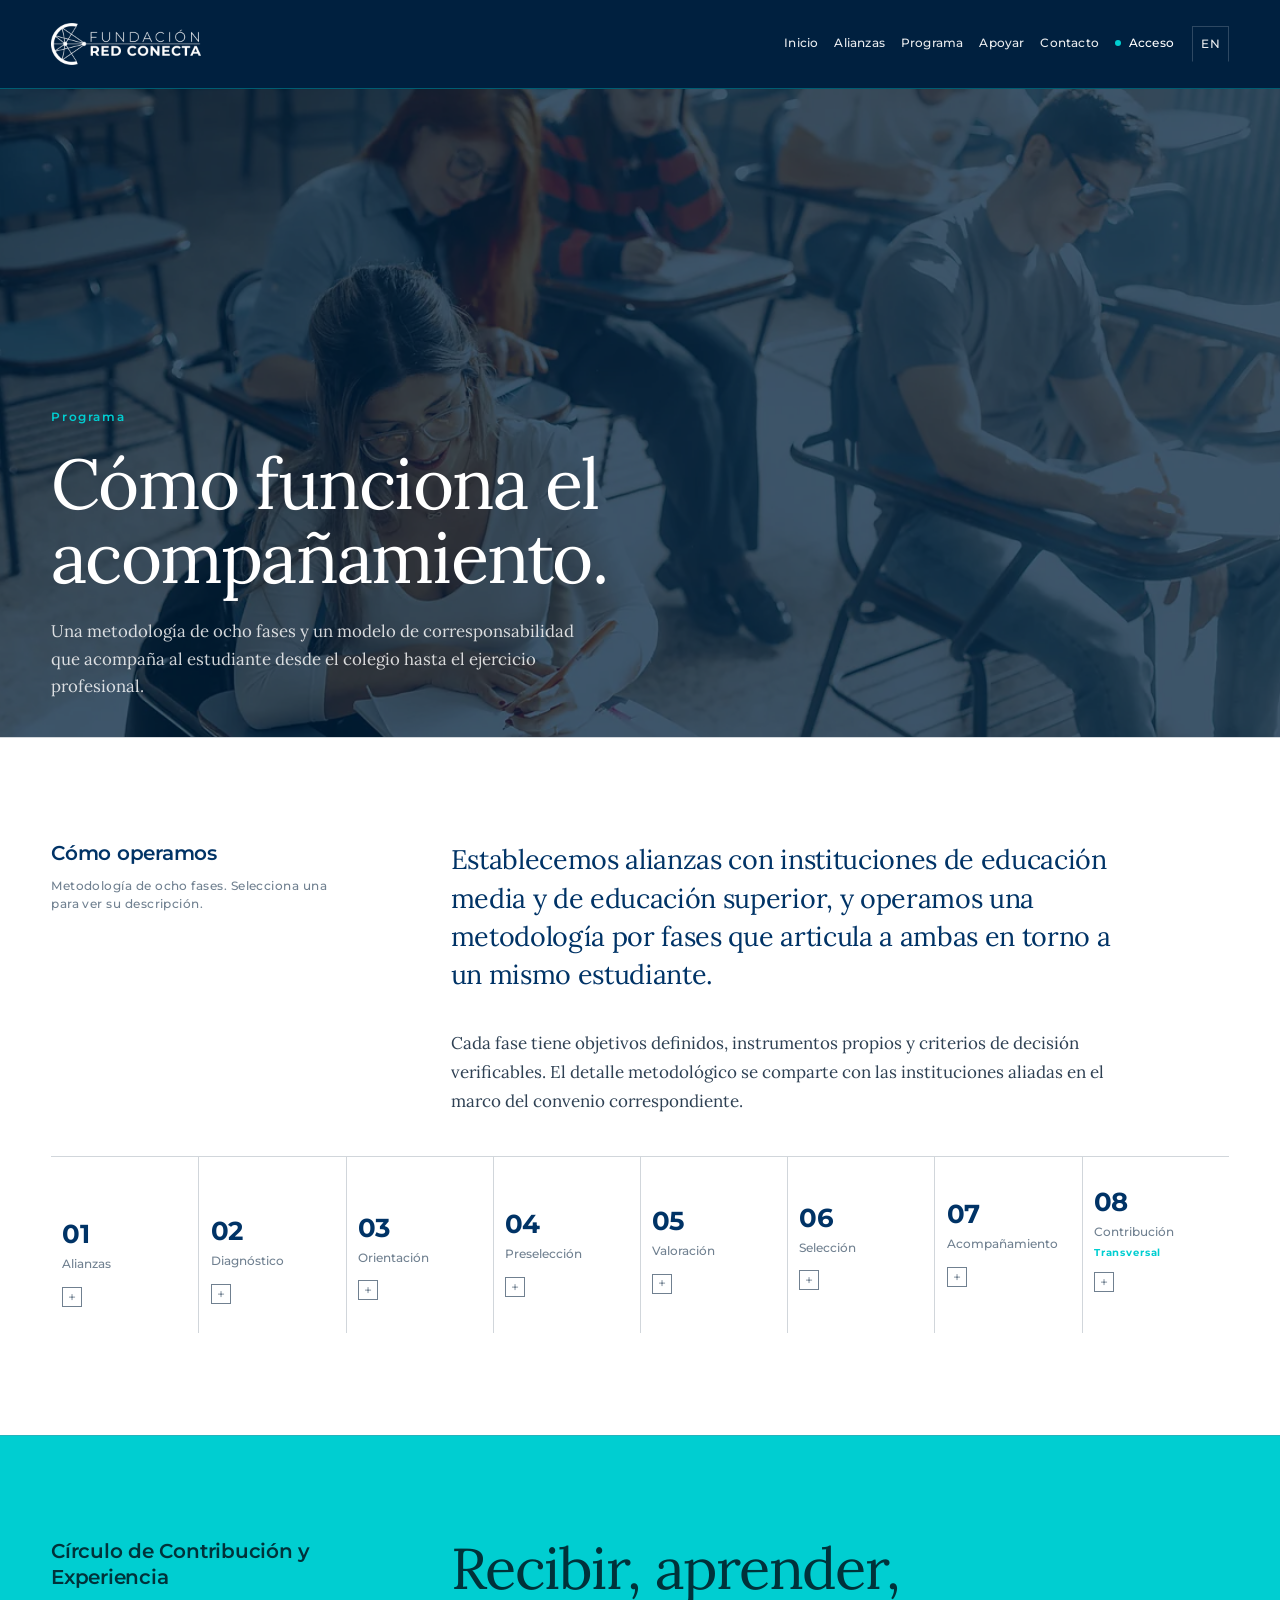
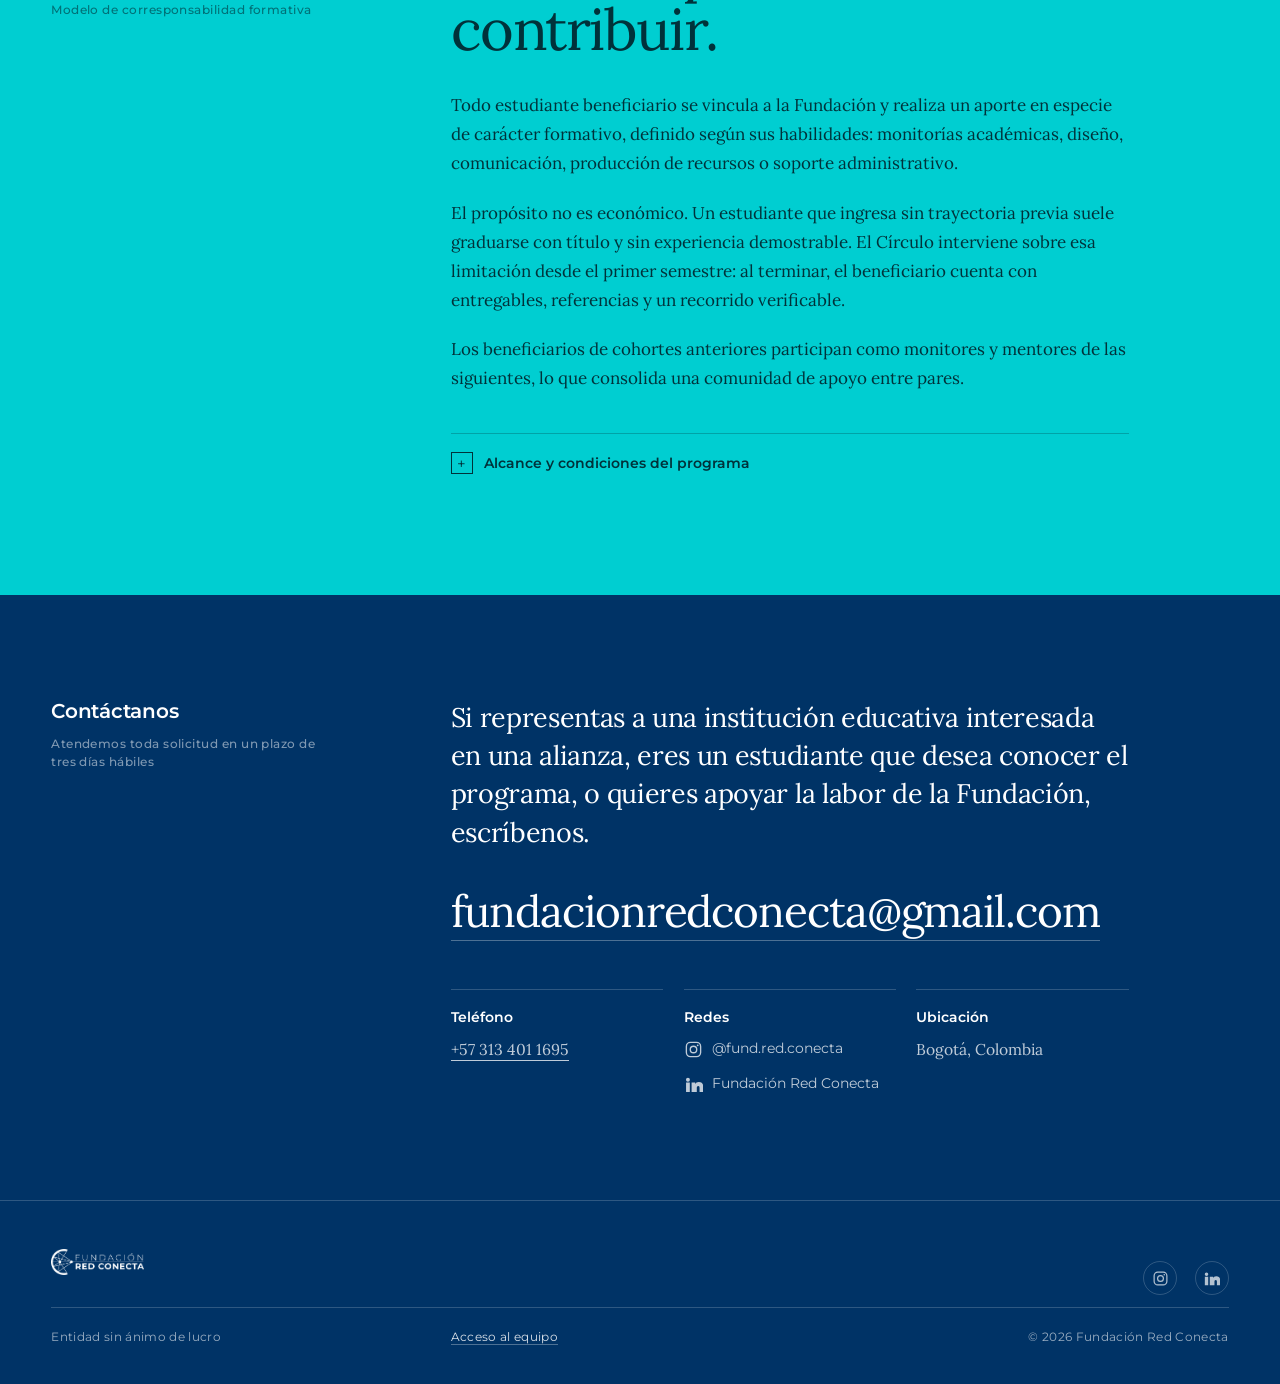
<file: programa.html>
<!DOCTYPE html>
<html lang="es">
<head>
<meta charset="utf-8">
<meta name="viewport" content="width=device-width, initial-scale=1">
<title>Programa — Fundación Red Conecta</title>
<meta name="description" content="Metodología de ocho fases y Círculo de Contribución y Experiencia: cómo acompañamos a cada estudiante desde el colegio hasta su grado.">
<meta name="theme-color" content="#00203F">
<link rel="icon" href="/assets/favicon.png" type="image/png">
<link rel="apple-touch-icon" href="/assets/favicon-180.png">
<link rel="canonical" href="https://fundacionredconecta.org/programa">
<link rel="alternate" hreflang="es" href="https://fundacionredconecta.org/programa">
<link rel="alternate" hreflang="en" href="https://fundacionredconecta.org/en/programa">
<link rel="alternate" hreflang="x-default" href="https://fundacionredconecta.org/programa">
<meta property="og:type" content="website">
<meta property="og:site_name" content="Fundación Red Conecta">
<meta property="og:locale" content="es_CO">
<meta property="og:url" content="https://fundacionredconecta.org/programa">
<meta property="og:title" content="Programa — Fundación Red Conecta">
<meta property="og:description" content="Metodología de ocho fases y Círculo de Contribución y Experiencia: cómo acompañamos a cada estudiante desde el colegio hasta su grado.">
<meta property="og:image" content="https://fundacionredconecta.org/assets/fotos/compartir.jpg">
<meta property="og:image:width" content="1200">
<meta property="og:image:height" content="630">
<meta name="twitter:card" content="summary_large_image">
<link rel="preconnect" href="https://fonts.googleapis.com">
<link rel="preconnect" href="https://fonts.gstatic.com" crossorigin>
<link href="https://fonts.googleapis.com/css2?family=Montserrat:wght@400;500;600;700&family=Lora:ital,wght@0,400;0,500;1,400;1,500&display=swap" rel="stylesheet">
<link rel="stylesheet" href="/assets/estilo.css">
</head>
<body>

<header class="cabecera">
  <div class="hoja">
    <div class="fila">
      <a href="/" aria-label="Fundación Red Conecta, inicio"><img src="/assets/logo-blanco.webp" alt="Fundación Red Conecta" width="900" height="252" loading="eager" decoding="async" fetchpriority="high"></a>
      <nav class="nav">
        <a href="/">Inicio</a>
        <a href="/alianzas">Alianzas</a>
        <a href="/programa" aria-current="page">Programa</a>
        <a href="/apoyar">Apoyar</a>
        <a href="#contacto">Contacto</a>
        <a class="acceso" href="/acceso">Acceso</a>
        <a class="idioma" href="/en/programa" hreflang="en" lang="en">EN</a>
      </nav>
      <button class="hamburguesa" id="btn-menu" type="button"
              aria-label="Abrir menú" aria-expanded="false" aria-controls="panel-menu">
        <span></span><span></span><span></span>
      </button>
    </div>
  </div>
</header>

<div id="panel-menu" role="dialog" aria-modal="true" aria-label="Menú de navegación">
  <nav id="enlaces-menu"></nav>
</div>

<main>
<section class="heroe">
  <img class="fondo" src="/assets/fotos/galeria-2.webp" alt="Estudiantes presentando una prueba escrita en el aula" width="2000" height="857" fetchpriority="high" decoding="async">
  <div class="velo"></div>
  <div class="hoja">
    <div style="max-width:1560px;margin-inline:auto">
      <p class="entrada">Programa</p>
      <h1>Cómo funciona el acompañamiento.</h1>
      <p class="bajada">Una metodología de ocho fases y un modelo de corresponsabilidad que acompaña al estudiante desde el colegio hasta el ejercicio profesional.</p>
    </div>
  </div>
</section>

<!-- ============ CÓMO OPERAMOS ============ -->
<section class="seccion" id="operamos">
  <div class="hoja">
    <div class="malla">
      <div class="col-rotulo rotulo">
        <h2>Cómo operamos</h2>
        <p class="meta">Metodología de ocho fases. Selecciona una para ver su descripción.</p>
      </div>
      <div class="col-texto">
        <p class="entradilla">Establecemos alianzas con instituciones de educación media y de educación superior, y operamos una metodología por fases que articula a ambas en torno a un mismo estudiante.</p>
        <p class="parrafo">Cada fase tiene objetivos definidos, instrumentos propios y criterios de decisión verificables. El detalle metodológico se comparte con las instituciones aliadas en el marco del convenio correspondiente.</p>
      </div>
      <div class="col-ancho">
        <div class="tira" id="tira" role="tablist" aria-label="Etapas del proceso"></div>
      </div>
      <div class="col-ancho">
        <div class="detalle" id="detalle" role="region" aria-live="polite">
          <p class="detalle-titulo" id="detalle-titulo"></p>
          <p id="detalle-texto"></p>
        </div>
        <div class="tira-movil" id="tira-movil"></div>
      </div>
    </div>
  </div>
</section>

<!-- ============ CÍRCULO DE CONTRIBUCIÓN ============ -->
<section class="seccion turquesa" id="circulo">
  <div class="hoja">
    <div class="malla">
      <div class="col-rotulo rotulo">
        <h2>Círculo de Contribución y Experiencia</h2>
        <p class="meta">Modelo de corresponsabilidad formativa</p>
      </div>
      <div class="col-texto">
        <p class="titulo-grande">Recibir, aprender, contribuir.</p>

        <p class="parrafo">Todo estudiante beneficiario se vincula a la Fundación y realiza un aporte en especie de carácter formativo, definido según sus habilidades: monitorías académicas, diseño, comunicación, producción de recursos o soporte administrativo.</p>

        <p class="parrafo">El propósito no es económico. Un estudiante que ingresa sin trayectoria previa suele graduarse con título y sin experiencia demostrable. El Círculo interviene sobre esa limitación desde el primer semestre: al terminar, el beneficiario cuenta con entregables, referencias y un recorrido verificable.</p>

        <p class="parrafo">Los beneficiarios de cohortes anteriores participan como monitores y mentores de las siguientes, lo que consolida una comunidad de apoyo entre pares.</p>

        <details class="mas">
          <summary>Alcance y condiciones del programa</summary>
          <div class="contenido">
            <h3 class="valor-titulo">Naturaleza del vínculo</h3>
            <p>La contribución se formaliza en el Acuerdo de Vinculación y en un plan individual suscrito por las partes. Consiste en un aporte en especie de carácter formativo, como contrapartida a los beneficios de acceso gestionados con las instituciones aliadas. No constituye relación laboral, no genera salario ni prestaciones sociales, y no sustituye funciones propias del personal de la Fundación.</p>

            <h3 class="valor-titulo">Dedicación y protección del estudiante</h3>
            <p>El plan individual establece una dedicación razonable frente a la carga académica del periodo, y se reduce, reprograma o suspende cuando las circunstancias académicas, de salud o personales del estudiante así lo requieran. La contribución no opera en ningún caso como sanción ni como contraprestación económica.</p>

            <h3 class="valor-titulo">Continuidad del beneficio</h3>
            <p>La renovación del beneficio de acceso depende de los compromisos académicos acordados con la institución de educación superior, y no del volumen de la contribución realizada.</p>
          </div>
        </details>
      </div>
    </div>
  </div>
</section>

<!-- ============ CONTACTO ============ -->
<section class="seccion oscura" id="contacto">
  <div class="hoja">
    <div class="malla">
      <div class="col-rotulo rotulo">
        <h2>Contáctanos</h2>
        <p class="meta">Atendemos toda solicitud en un plazo de tres días hábiles</p>
      </div>
      <div class="col-texto">
        <p class="entradilla">Si representas a una institución educativa interesada en una alianza, eres un estudiante que desea conocer el programa, o quieres apoyar la labor de la Fundación, escríbenos.</p>
        <a class="correo" href="mailto:fundacionredconecta@gmail.com">fundacionredconecta@gmail.com</a>
        <div class="tercios" style="margin-top:3rem">
          <div style="border-top-color:var(--hilo-claro)">
            <h3 class="valor-titulo" style="color:#fff">Teléfono</h3>
            <p style="color:rgba(255,255,255,.75)"><a class="enlace-texto" href="tel:+573134011695">+57 313 401 1695</a></p>
          </div>
          <div style="border-top-color:var(--hilo-claro)">
            <h3 class="valor-titulo" style="color:#fff">Redes</h3>
            <div class="redes">
              <a class="red" href="https://www.instagram.com/fund.red.conecta/" target="_blank" rel="noopener"><svg viewBox="0 0 24 24" fill="none" stroke="currentColor" stroke-width="1.7" stroke-linecap="round" aria-hidden="true"><rect x="3" y="3" width="18" height="18" rx="5.2"/><circle cx="12" cy="12" r="4.1"/><circle cx="17.3" cy="6.7" r="1.15" fill="currentColor" stroke="none"/></svg><span>@fund.red.conecta</span></a>
              <a class="red" href="https://www.linkedin.com/company/fundacion-red-conecta/" target="_blank" rel="noopener"><svg viewBox="0 0 24 24" fill="currentColor" aria-hidden="true"><path d="M4.98 3.5a2.5 2.5 0 1 1 0 5 2.5 2.5 0 0 1 0-5zM2.6 9.6h4.75v11.9H2.6V9.6zM9.6 9.6h4.55v1.63h.07c.63-1.2 2.18-2.46 4.49-2.46 4.8 0 5.69 3.16 5.69 7.27v5.46h-4.75v-4.84c0-1.16-.02-2.65-1.61-2.65-1.62 0-1.87 1.26-1.87 2.57v4.92H9.6V9.6z"/></svg><span>Fundación Red Conecta</span></a>
            </div>
          </div>
          <div style="border-top-color:var(--hilo-claro)">
            <h3 class="valor-titulo" style="color:#fff">Ubicación</h3>
            <p style="color:rgba(255,255,255,.75)">Bogotá, Colombia</p>
          </div>
        </div>
      </div>
    </div>
  </div>
</section>
</main>

<footer class="pie">
  <div class="hoja">
    <div style="max-width:1560px;margin-inline:auto">
      <div class="pie-cabeza">
        <img src="/assets/logo-blanco.webp" alt="Fundación Red Conecta" width="900" height="252" loading="lazy" decoding="async">
        <div class="redes-pie">
          <a href="https://www.instagram.com/fund.red.conecta/" target="_blank" rel="noopener" aria-label="Instagram"><svg viewBox="0 0 24 24" fill="none" stroke="currentColor" stroke-width="1.7" stroke-linecap="round" aria-hidden="true"><rect x="3" y="3" width="18" height="18" rx="5.2"/><circle cx="12" cy="12" r="4.1"/><circle cx="17.3" cy="6.7" r="1.15" fill="currentColor" stroke="none"/></svg></a>
          <a href="https://www.linkedin.com/company/fundacion-red-conecta/" target="_blank" rel="noopener" aria-label="LinkedIn"><svg viewBox="0 0 24 24" fill="currentColor" aria-hidden="true"><path d="M4.98 3.5a2.5 2.5 0 1 1 0 5 2.5 2.5 0 0 1 0-5zM2.6 9.6h4.75v11.9H2.6V9.6zM9.6 9.6h4.55v1.63h.07c.63-1.2 2.18-2.46 4.49-2.46 4.8 0 5.69 3.16 5.69 7.27v5.46h-4.75v-4.84c0-1.16-.02-2.65-1.61-2.65-1.62 0-1.87 1.26-1.87 2.57v4.92H9.6V9.6z"/></svg></a>
        </div>
      </div>
      <div class="fila">
        <span>Entidad sin ánimo de lucro</span>
        <span><a href="/acceso">Acceso al equipo</a></span>
        <span>© <span id="anio"></span> Fundación Red Conecta</span>
      </div>
    </div>
  </div>
</footer>

<script>
document.getElementById('anio').textContent = new Date().getFullYear();

/* ---------- menú de celular ---------- */
(function(){
  const btn    = document.getElementById('btn-menu');
  const panel  = document.getElementById('panel-menu');
  const destino= document.getElementById('enlaces-menu');

  // los enlaces se copian del menú principal: una sola fuente de verdad
  document.querySelectorAll('.nav a').forEach((a,i)=>{
    const c = a.cloneNode(true);
    c.style.animationDelay = (0.04 * i) + 's';
    c.addEventListener('click', cerrar);
    destino.appendChild(c);
  });

  function abrir(){
    panel.classList.add('abierto');
    btn.setAttribute('aria-expanded','true');
    btn.setAttribute('aria-label','Cerrar menú');
    document.body.classList.add('sin-scroll');
  }
  function cerrar(){
    panel.classList.remove('abierto');
    btn.setAttribute('aria-expanded','false');
    btn.setAttribute('aria-label','Abrir menú');
    document.body.classList.remove('sin-scroll');
  }
  btn.addEventListener('click', ()=> panel.classList.contains('abierto') ? cerrar() : abrir());
  document.addEventListener('keydown', e=>{ if(e.key === 'Escape') cerrar(); });
  window.addEventListener('resize', ()=>{ if(window.innerWidth > 980) cerrar(); });
})();

const ETAPAS = [
  {
    t:"Alianzas institucionales", corto:"Alianzas",
    d:"Se formalizan convenios con instituciones de educación media, que habilitan el campo de intervención, y con instituciones de educación superior, que definen los beneficios de acceso disponibles y sus condiciones de renovación."
  },
  {
    t:"Evaluación diagnóstica", corto:"Diagnóstico",
    d:"Se aplican instrumentos estandarizados de valoración al inicio del proceso y se repiten al cierre, con el fin de establecer una línea base y medir el avance de cada estudiante."
  },
  {
    t:"Orientación profesional", corto:"Orientación",
    d:"Ciclo de talleres desarrollado en la institución educativa, centrado en el autoconocimiento, la identificación de fortalezas, la exploración de programas académicos y la preparación para la transición a la educación superior."
  },
  {
    t:"Preselección de candidatos", corto:"Preselección",
    d:"Consolidación de los resultados obtenidos y conformación del grupo de candidatos, con justificación documentada por estudiante y lista de espera."
  },
  {
    t:"Valoración del contexto familiar", corto:"Valoración",
    d:"Entrevista estructurada con el estudiante y su acudiente, orientada a identificar la red de apoyo, las condiciones del entorno y los factores que pueden incidir en la permanencia."
  },
  {
    t:"Selección", corto:"Selección",
    d:"Cruce del perfil del estudiante con la oferta disponible y recomendación justificada de programa e institución, acompañada de un plan de ruta para el proceso de admisión."
  },
  {
    t:"Acompañamiento integral", corto:"Acompañamiento",
    d:"Seguimiento académico y psicosocial durante toda la permanencia del estudiante en la educación superior, con tutorías, apoyo complementario y gestión de alertas tempranas."
  },
  {
    t:"Círculo de Contribución y Experiencia", corto:"Contribución", transversal:true,
    d:"Componente transversal que opera desde la vinculación del estudiante. Cada beneficiario aporta a la Fundación desde sus habilidades mientras cursa sus estudios, y adquiere en ese proceso experiencia verificable.",
    enlace:"#circulo", enlaceTexto:"Conocer el programa"
  }
];

const tira = document.getElementById('tira');
const dTit = document.getElementById('detalle-titulo');
const dTxt = document.getElementById('detalle-texto');

const panel = document.getElementById('detalle');
let abierta = null;

ETAPAS.forEach((e,i)=>{
  const b = document.createElement('button');
  b.type = 'button';
  b.setAttribute('role','tab');
  b.setAttribute('aria-selected','false');
  b.setAttribute('aria-label', 'Ver detalle de la etapa ' + (i+1) + ': ' + e.t);
  b.style.paddingTop = (1.1 + (7 - i) * 0.42) + 'rem';
  b.innerHTML = '<span class="cifra">'+String(i+1).padStart(2,'0')+'</span>'
              + '<span class="rot">'+e.corto+'</span>'
              + (e.transversal ? '<span class="marca">Transversal</span>' : '')
              + '<span class="abrir" aria-hidden="true">+</span>';
  b.addEventListener('click', ()=>alternar(i));
  tira.appendChild(b);
});

function alternar(i){
  if (abierta === i) {                    // cerrar la que ya estaba abierta
    abierta = null;
    panel.classList.remove('visible');
    [...tira.children].forEach(b=>{
      b.setAttribute('aria-selected','false');
      b.querySelector('.abrir').textContent = '+';
    });
    return;
  }
  abierta = i;
  const e = ETAPAS[i];
  [...tira.children].forEach((b,j)=>{
    b.setAttribute('aria-selected', j===i);
    b.querySelector('.abrir').textContent = j===i ? '–' : '+';
  });
  dTit.textContent = String(i+1).padStart(2,'0') + ' — ' + e.t;
  dTxt.innerHTML = e.d + (e.enlace ? ' <a class="enlace-texto" href="'+e.enlace+'">'+e.enlaceTexto+'</a>' : '');
  panel.classList.add('visible');
}

const tm = document.getElementById('tira-movil');
ETAPAS.forEach((e,i)=>{
  const d = document.createElement('details');
  d.innerHTML = '<summary><b>'+String(i+1).padStart(2,'0')+'</b>'
              + '<strong>'+e.t+'</strong>'
              + '<span class="signo" aria-hidden="true">+</span></summary>'
              + '<span>'+e.d
              + (e.enlace ? ' <a class="enlace-texto" href="'+e.enlace+'">'+e.enlaceTexto+'</a>' : '')
              + '</span>';
  d.addEventListener('toggle', ()=>{
    const s = d.querySelector('.signo');
    if (s) s.textContent = d.open ? '–' : '+';
  });
  tm.appendChild(d);
});
</script>
</body>
</html>
</file>
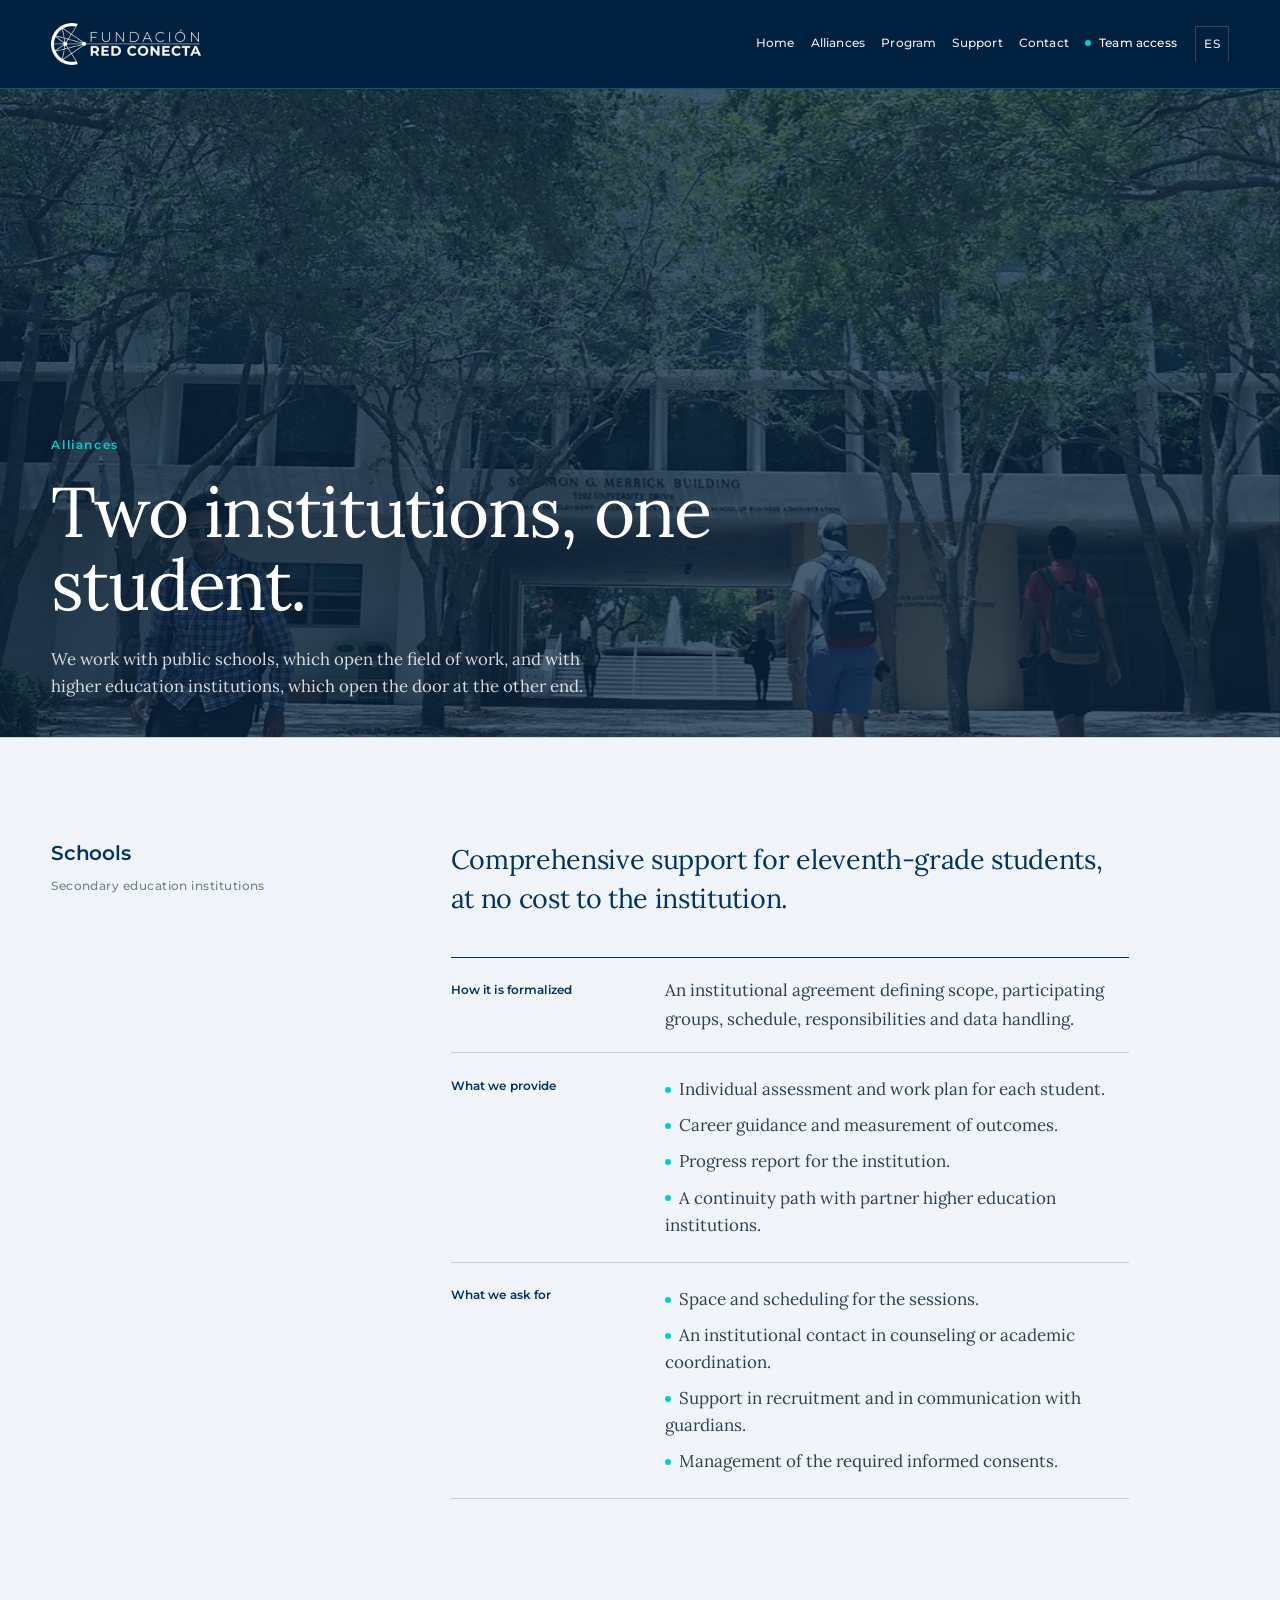
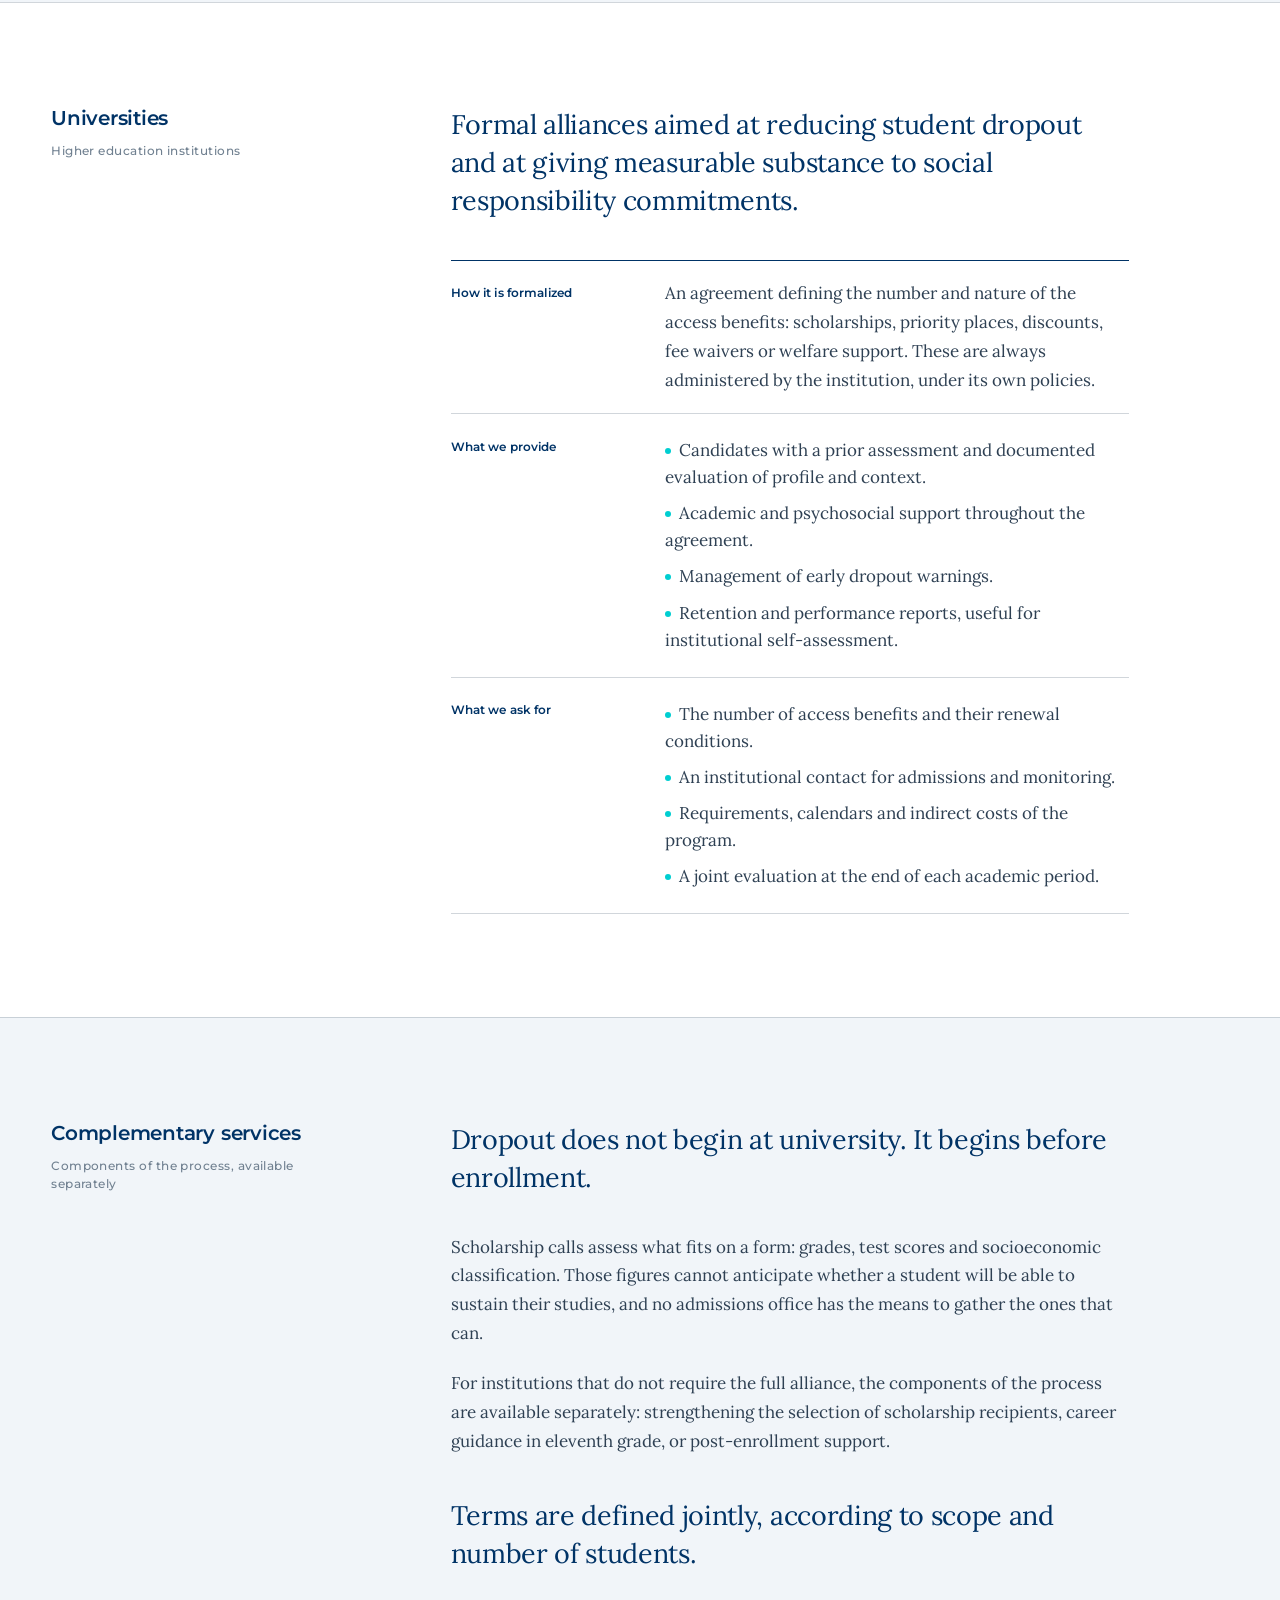
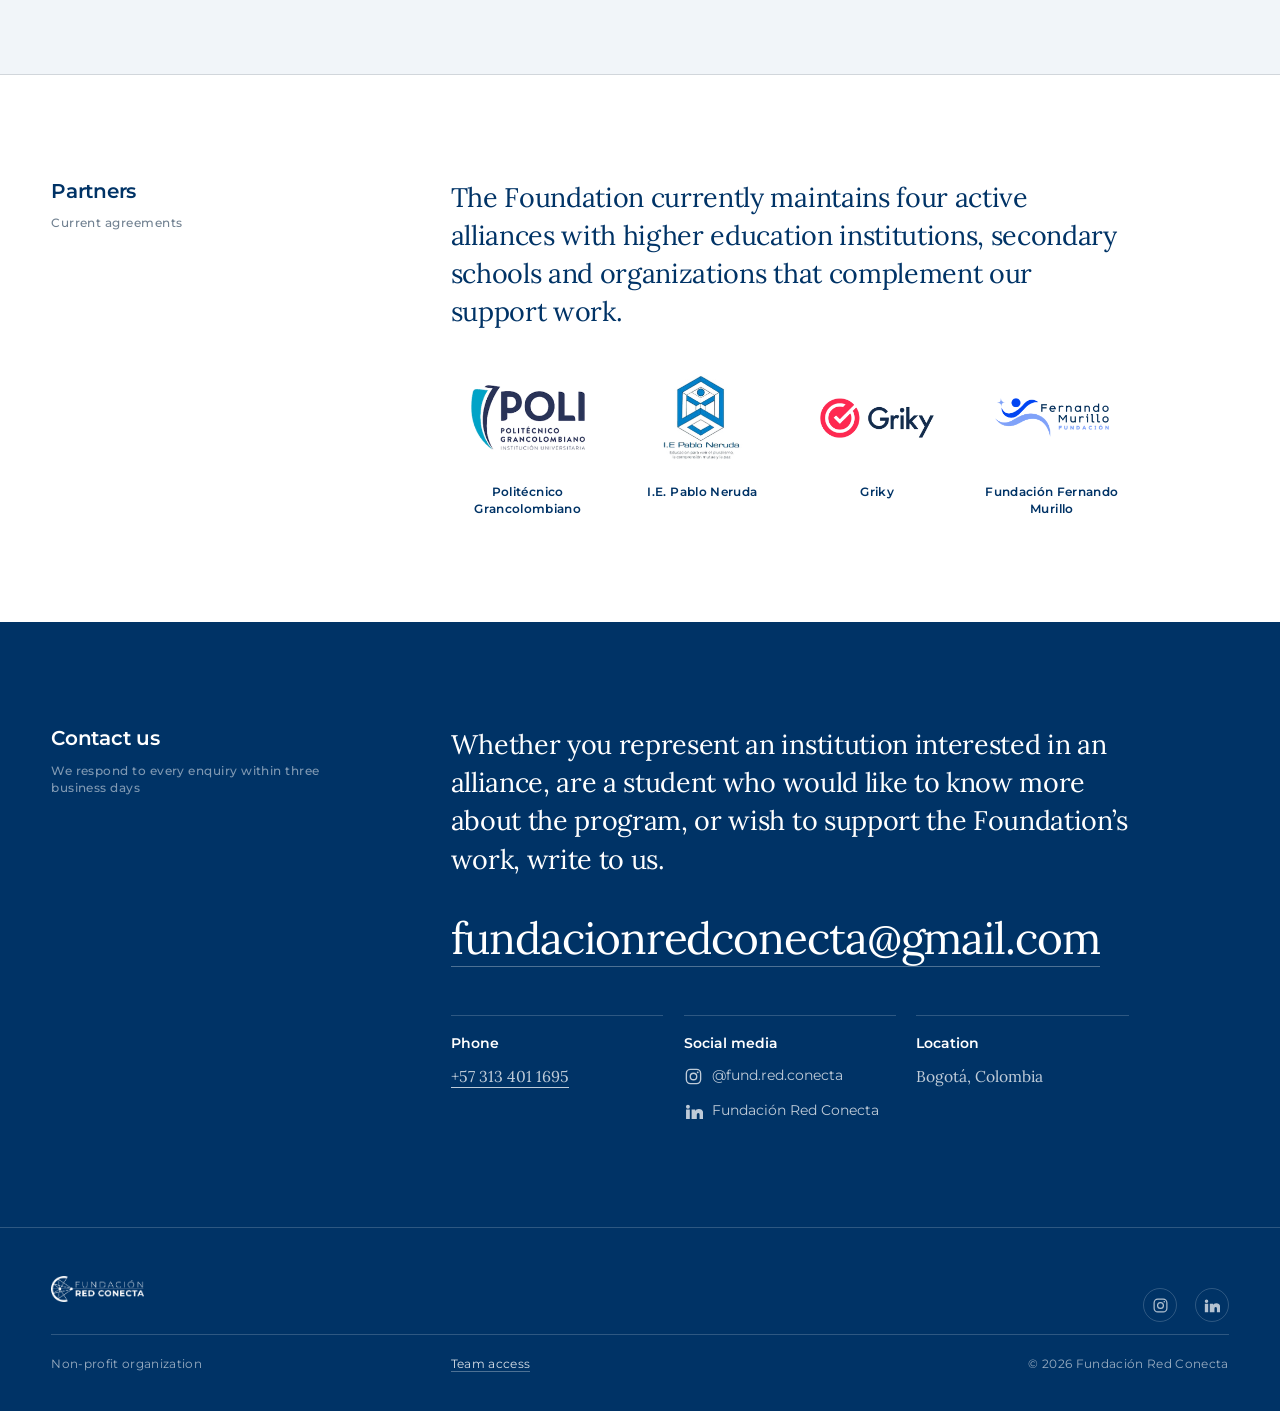
<file: en/alianzas.html>
<!DOCTYPE html>
<html lang="en">
<head>
<meta charset="utf-8">
<meta name="viewport" content="width=device-width, initial-scale=1">
<title>Alliances — Fundación Red Conecta</title>
<meta name="description" content="Alliances with public schools and higher education institutions to reduce dropout and open access for talented students in Colombia.">
<meta name="theme-color" content="#00203F">
<link rel="icon" href="/assets/favicon.png" type="image/png">
<link rel="apple-touch-icon" href="/assets/favicon-180.png">
<link rel="canonical" href="https://fundacionredconecta.org/en/alianzas">
<link rel="alternate" hreflang="es" href="https://fundacionredconecta.org/alianzas">
<link rel="alternate" hreflang="en" href="https://fundacionredconecta.org/en/alianzas">
<link rel="alternate" hreflang="x-default" href="https://fundacionredconecta.org/alianzas">
<meta property="og:type" content="website">
<meta property="og:site_name" content="Fundación Red Conecta">
<meta property="og:locale" content="en_US">
<meta property="og:url" content="https://fundacionredconecta.org/en/alianzas">
<meta property="og:title" content="Alliances — Fundación Red Conecta">
<meta property="og:description" content="Alliances with public schools and higher education institutions to reduce dropout and open access for talented students in Colombia.">
<meta property="og:image" content="https://fundacionredconecta.org/assets/fotos/compartir.jpg">
<meta property="og:image:width" content="1200">
<meta property="og:image:height" content="630">
<meta name="twitter:card" content="summary_large_image">
<link rel="preconnect" href="https://fonts.googleapis.com">
<link rel="preconnect" href="https://fonts.gstatic.com" crossorigin>
<link href="https://fonts.googleapis.com/css2?family=Montserrat:wght@400;500;600;700&family=Lora:ital,wght@0,400;0,500;1,400;1,500&display=swap" rel="stylesheet">
<link rel="stylesheet" href="/assets/estilo.css">
</head>
<body>

<header class="cabecera">
  <div class="hoja">
    <div class="fila">
      <a href="/en" aria-label="Fundación Red Conecta, home"><img src="/assets/logo-blanco.webp" alt="Fundación Red Conecta" width="900" height="252" loading="eager" decoding="async" fetchpriority="high"></a>
      <nav class="nav">
        <a href="/en">Home</a>
        <a href="/en/alianzas" aria-current="page">Alliances</a>
        <a href="/en/programa">Program</a>
        <a href="/en/apoyar">Support</a>
        <a href="#contacto">Contact</a>
        <a class="acceso" href="/acceso">Team access</a>
        <a class="idioma" href="/alianzas" hreflang="es" lang="es">ES</a>
      </nav>
      <button class="hamburguesa" id="btn-menu" type="button"
              aria-label="Open menu" aria-expanded="false" aria-controls="panel-menu">
        <span></span><span></span><span></span>
      </button>
    </div>
  </div>
</header>

<div id="panel-menu" role="dialog" aria-modal="true" aria-label="Navigation menu">
  <nav id="enlaces-menu"></nav>
</div>

<main>
<section class="heroe">
  <img class="fondo" src="/assets/fotos/proceso.webp" alt="Students walking across a university campus" width="2000" height="857" fetchpriority="high" decoding="async">
  <div class="velo"></div>
  <div class="hoja">
    <div style="max-width:1560px;margin-inline:auto">
      <p class="entrada">Alliances</p>
      <h1>Two institutions, one student.</h1>
      <p class="bajada">We work with public schools, which open the field of work, and with higher education institutions, which open the door at the other end.</p>
    </div>
  </div>
</section>

<!-- ============ COLEGIOS ============ -->
<section class="seccion suave" id="colegios">
  <div class="hoja">
    <div class="malla">
      <div class="col-rotulo rotulo">
        <h2>Schools</h2>
        <p class="meta">Secondary education institutions</p>
      </div>
      <div class="col-texto">
        <p class="entradilla">Comprehensive support for eleventh-grade students, at no cost to the institution.</p>

        <div class="tabla">
          <div class="fila">
            <div class="clave">How it is formalized</div>
            <p class="valor">An institutional agreement defining scope, participating groups, schedule, responsibilities and data handling.</p>
          </div>
          <div class="fila">
            <div class="clave">What we provide</div>
            <div class="valor"><ul>
              <li class="nodo">Individual assessment and work plan for each student.</li>
              <li class="nodo">Career guidance and measurement of outcomes.</li>
              <li class="nodo">Progress report for the institution.</li>
              <li class="nodo">A continuity path with partner higher education institutions.</li>
            </ul></div>
          </div>
          <div class="fila">
            <div class="clave">What we ask for</div>
            <div class="valor"><ul>
              <li class="nodo">Space and scheduling for the sessions.</li>
              <li class="nodo">An institutional contact in counseling or academic coordination.</li>
              <li class="nodo">Support in recruitment and in communication with guardians.</li>
              <li class="nodo">Management of the required informed consents.</li>
            </ul></div>
          </div>
        </div>
      </div>
    </div>
  </div>
</section>

<!-- ============ UNIVERSIDADES ============ -->
<section class="seccion" id="universidades">
  <div class="hoja">
    <div class="malla">
      <div class="col-rotulo rotulo">
        <h2>Universities</h2>
        <p class="meta">Higher education institutions</p>
      </div>
      <div class="col-texto">
        <p class="entradilla">Formal alliances aimed at reducing student dropout and at giving measurable substance to social responsibility commitments.</p>

        <div class="tabla">
          <div class="fila">
            <div class="clave">How it is formalized</div>
            <p class="valor">An agreement defining the number and nature of the access benefits: scholarships, priority places, discounts, fee waivers or welfare support. These are always administered by the institution, under its own policies.</p>
          </div>
          <div class="fila">
            <div class="clave">What we provide</div>
            <div class="valor"><ul>
              <li class="nodo">Candidates with a prior assessment and documented evaluation of profile and context.</li>
              <li class="nodo">Academic and psychosocial support throughout the agreement.</li>
              <li class="nodo">Management of early dropout warnings.</li>
              <li class="nodo">Retention and performance reports, useful for institutional self-assessment.</li>
            </ul></div>
          </div>
          <div class="fila">
            <div class="clave">What we ask for</div>
            <div class="valor"><ul>
              <li class="nodo">The number of access benefits and their renewal conditions.</li>
              <li class="nodo">An institutional contact for admissions and monitoring.</li>
              <li class="nodo">Requirements, calendars and indirect costs of the program.</li>
              <li class="nodo">A joint evaluation at the end of each academic period.</li>
            </ul></div>
          </div>
        </div>
      </div>
    </div>
  </div>
</section>

<!-- ============ OTROS SERVICIOS ============ -->
<section class="seccion suave" id="servicios">
  <div class="hoja">
    <div class="malla">
      <div class="col-rotulo rotulo">
        <h2>Complementary services</h2>
        <p class="meta">Components of the process, available separately</p>
      </div>
      <div class="col-texto">
        <p class="entradilla">Dropout does not begin at university. It begins before enrollment.</p>

        <p class="parrafo">Scholarship calls assess what fits on a form: grades, test scores and socioeconomic classification. Those figures cannot anticipate whether a student will be able to sustain their studies, and no admissions office has the means to gather the ones that can.</p>

        <p class="parrafo">For institutions that do not require the full alliance, the components of the process are available separately: strengthening the selection of scholarship recipients, career guidance in eleventh grade, or post-enrollment support.</p>

        <p class="entradilla" style="margin:2.5rem 0 0">Terms are defined jointly, according to scope and number of students.</p>
      </div>
    </div>
  </div>
</section>

<!-- ============ ALIADOS ============ -->
<section class="seccion" id="aliados">
  <div class="hoja">
    <div class="malla">
      <div class="col-rotulo rotulo">
        <h2>Partners</h2>
        <p class="meta">Current agreements</p>
      </div>
      <div class="col-texto">
        <p class="entradilla">The Foundation currently maintains four active alliances with higher education institutions, secondary schools and organizations that complement our support work.</p>
        <div class="logos">
          <figure class="aliado">
            <div class="marco"><img src="/assets/logos/politecnico-grancolombiano.webp" alt="Politécnico Grancolombiano"
              onerror="this.closest('.marco').classList.add('vacio')" width="420" height="238" loading="lazy" decoding="async"><span class="pauta"><b>assets/logos/politecnico-grancolombiano</b>Transparent SVG or PNG</span></div>
            <figcaption>Politécnico Grancolombiano</figcaption>
          </figure>
          <figure class="aliado">
            <div class="marco"><img src="/assets/logos/ie-pablo-neruda.webp" alt="I.E. Pablo Neruda"
              onerror="this.closest('.marco').classList.add('vacio')" width="330" height="345" loading="lazy" decoding="async"><span class="pauta"><b>assets/logos/ie-pablo-neruda</b>Transparent SVG or PNG</span></div>
            <figcaption>I.E. Pablo Neruda</figcaption>
          </figure>
          <figure class="aliado">
            <div class="marco"><img src="/assets/logos/griky.webp" alt="Griky"
              onerror="this.closest('.marco').classList.add('vacio')" width="420" height="147" loading="lazy" decoding="async"><span class="pauta"><b>assets/logos/griky</b>Transparent SVG or PNG</span></div>
            <figcaption>Griky</figcaption>
          </figure>
          <figure class="aliado">
            <div class="marco"><img src="/assets/logos/fundacion-fernando-murillo.webp" alt="Fundación Fernando Murillo"
              onerror="this.closest('.marco').classList.add('vacio')" width="420" height="143" loading="lazy" decoding="async"><span class="pauta"><b>assets/logos/fundacion-fernando-murillo</b>Transparent SVG or PNG</span></div>
            <figcaption>Fundación Fernando Murillo</figcaption>
          </figure>
        </div>
      </div>
    </div>
  </div>
</section>

<!-- ============ CONTACTO ============ -->
<section class="seccion oscura" id="contacto">
  <div class="hoja">
    <div class="malla">
      <div class="col-rotulo rotulo">
        <h2>Contact us</h2>
        <p class="meta">We respond to every enquiry within three business days</p>
      </div>
      <div class="col-texto">
        <p class="entradilla">Whether you represent an institution interested in an alliance, are a student who would like to know more about the program, or wish to support the Foundation&rsquo;s work, write to us.</p>
        <a class="correo" href="mailto:fundacionredconecta@gmail.com">fundacionredconecta@gmail.com</a>
        <div class="tercios" style="margin-top:3rem">
          <div style="border-top-color:var(--hilo-claro)">
            <h3 class="valor-titulo" style="color:#fff">Phone</h3>
            <p style="color:rgba(255,255,255,.75)"><a class="enlace-texto" href="tel:+573134011695">+57 313 401 1695</a></p>
          </div>
          <div style="border-top-color:var(--hilo-claro)">
            <h3 class="valor-titulo" style="color:#fff">Social media</h3>
            <div class="redes">
              <a class="red" href="https://www.instagram.com/fund.red.conecta/" target="_blank" rel="noopener"><svg viewBox="0 0 24 24" fill="none" stroke="currentColor" stroke-width="1.7" stroke-linecap="round" aria-hidden="true"><rect x="3" y="3" width="18" height="18" rx="5.2"/><circle cx="12" cy="12" r="4.1"/><circle cx="17.3" cy="6.7" r="1.15" fill="currentColor" stroke="none"/></svg><span>@fund.red.conecta</span></a>
              <a class="red" href="https://www.linkedin.com/company/fundacion-red-conecta/" target="_blank" rel="noopener"><svg viewBox="0 0 24 24" fill="currentColor" aria-hidden="true"><path d="M4.98 3.5a2.5 2.5 0 1 1 0 5 2.5 2.5 0 0 1 0-5zM2.6 9.6h4.75v11.9H2.6V9.6zM9.6 9.6h4.55v1.63h.07c.63-1.2 2.18-2.46 4.49-2.46 4.8 0 5.69 3.16 5.69 7.27v5.46h-4.75v-4.84c0-1.16-.02-2.65-1.61-2.65-1.62 0-1.87 1.26-1.87 2.57v4.92H9.6V9.6z"/></svg><span>Fundación Red Conecta</span></a>
            </div>
          </div>
          <div style="border-top-color:var(--hilo-claro)">
            <h3 class="valor-titulo" style="color:#fff">Location</h3>
            <p style="color:rgba(255,255,255,.75)">Bogotá, Colombia</p>
          </div>
        </div>
      </div>
    </div>
  </div>
</section>
</main>

<footer class="pie">
  <div class="hoja">
    <div style="max-width:1560px;margin-inline:auto">
      <div class="pie-cabeza">
        <img src="/assets/logo-blanco.webp" alt="Fundación Red Conecta" width="900" height="252" loading="lazy" decoding="async">
        <div class="redes-pie">
          <a href="https://www.instagram.com/fund.red.conecta/" target="_blank" rel="noopener" aria-label="Instagram"><svg viewBox="0 0 24 24" fill="none" stroke="currentColor" stroke-width="1.7" stroke-linecap="round" aria-hidden="true"><rect x="3" y="3" width="18" height="18" rx="5.2"/><circle cx="12" cy="12" r="4.1"/><circle cx="17.3" cy="6.7" r="1.15" fill="currentColor" stroke="none"/></svg></a>
          <a href="https://www.linkedin.com/company/fundacion-red-conecta/" target="_blank" rel="noopener" aria-label="LinkedIn"><svg viewBox="0 0 24 24" fill="currentColor" aria-hidden="true"><path d="M4.98 3.5a2.5 2.5 0 1 1 0 5 2.5 2.5 0 0 1 0-5zM2.6 9.6h4.75v11.9H2.6V9.6zM9.6 9.6h4.55v1.63h.07c.63-1.2 2.18-2.46 4.49-2.46 4.8 0 5.69 3.16 5.69 7.27v5.46h-4.75v-4.84c0-1.16-.02-2.65-1.61-2.65-1.62 0-1.87 1.26-1.87 2.57v4.92H9.6V9.6z"/></svg></a>
        </div>
      </div>
      <div class="fila">
        <span>Non-profit organization</span>
        <span><a href="/acceso">Team access</a></span>
        <span>© <span id="anio"></span> Fundación Red Conecta</span>
      </div>
    </div>
  </div>
</footer>

<script>
document.getElementById('anio').textContent = new Date().getFullYear();

(function(){
  const btn    = document.getElementById('btn-menu');
  const panel  = document.getElementById('panel-menu');
  const destino= document.getElementById('enlaces-menu');
  document.querySelectorAll('.nav a').forEach((a,i)=>{
    const c = a.cloneNode(true);
    c.style.animationDelay = (0.04 * i) + 's';
    c.addEventListener('click', cerrar);
    destino.appendChild(c);
  });
  function abrir(){ panel.classList.add('abierto'); btn.setAttribute('aria-expanded','true'); document.body.classList.add('sin-scroll'); }
  function cerrar(){ panel.classList.remove('abierto'); btn.setAttribute('aria-expanded','false'); document.body.classList.remove('sin-scroll'); }
  btn.addEventListener('click', ()=> panel.classList.contains('abierto') ? cerrar() : abrir());
  document.addEventListener('keydown', e=>{ if(e.key === 'Escape') cerrar(); });
  window.addEventListener('resize', ()=>{ if(window.innerWidth > 980) cerrar(); });
})();
</script>
</body>
</html>
</file>
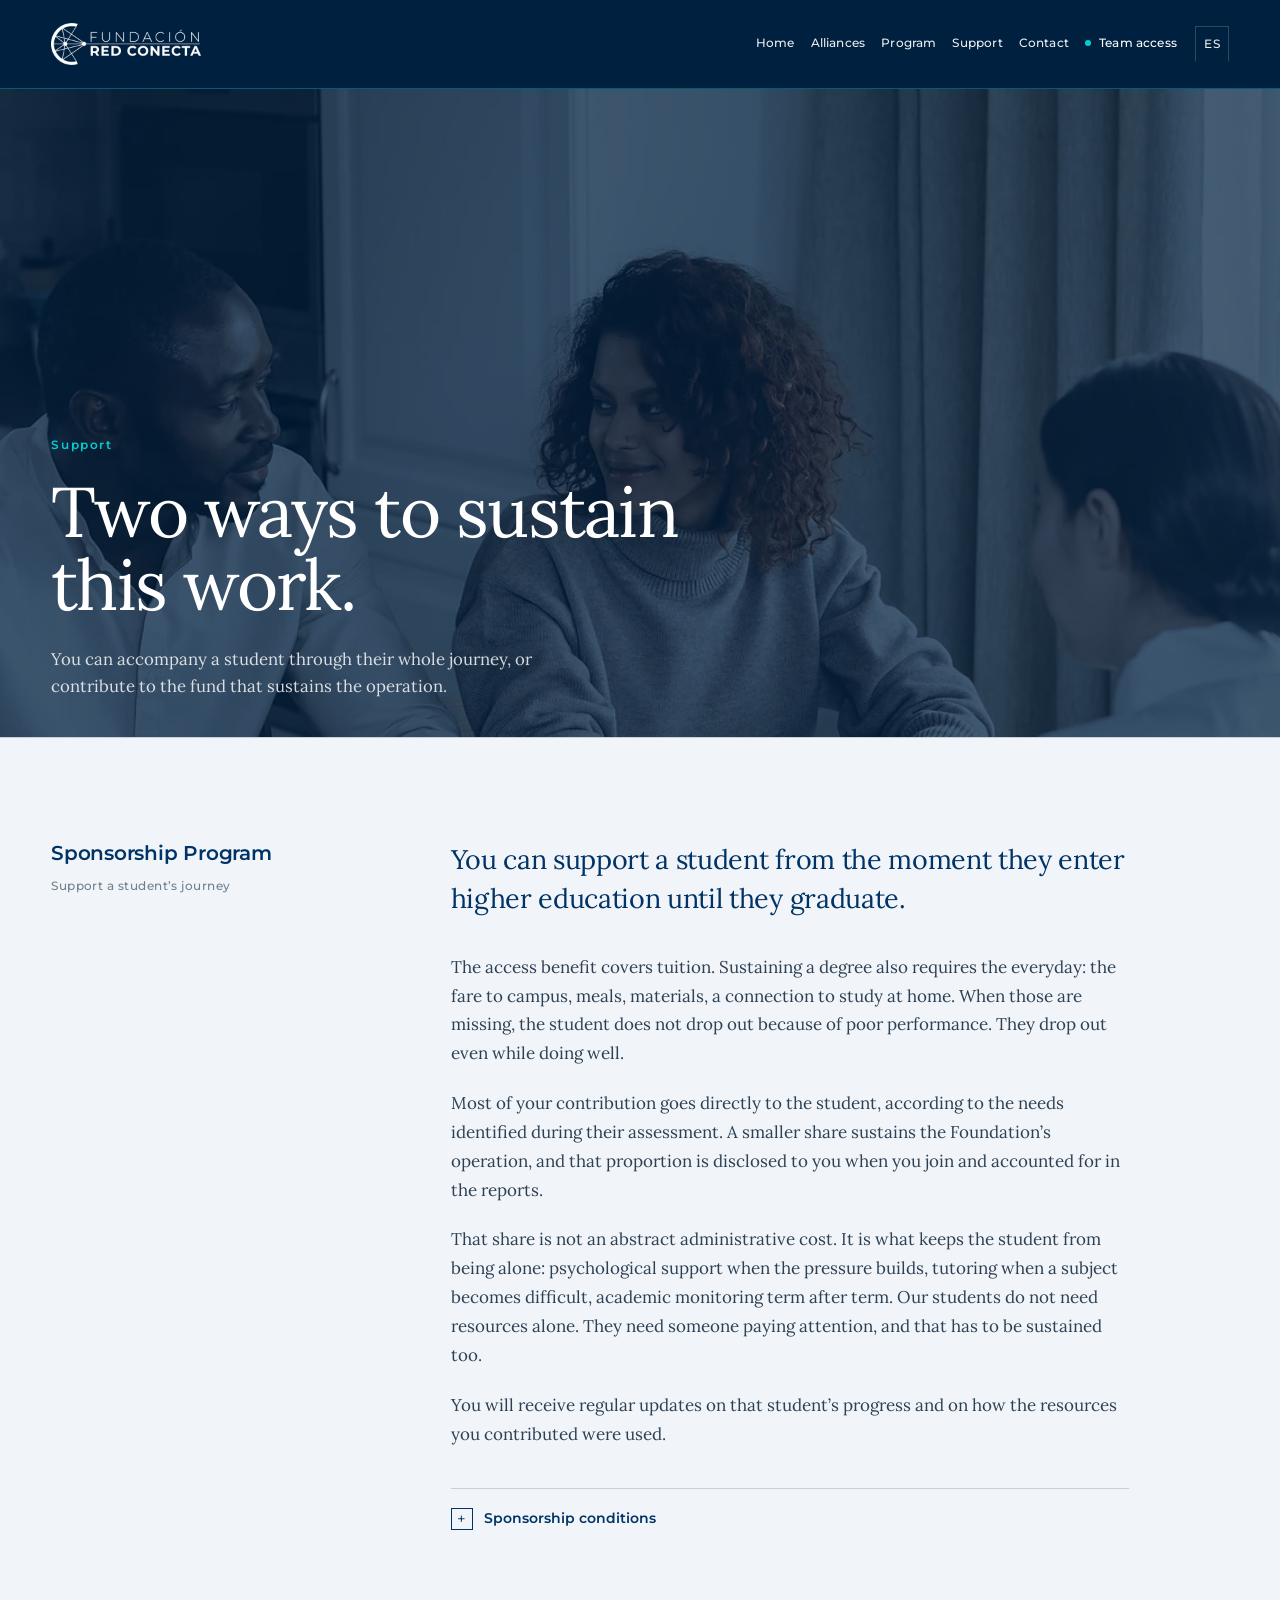
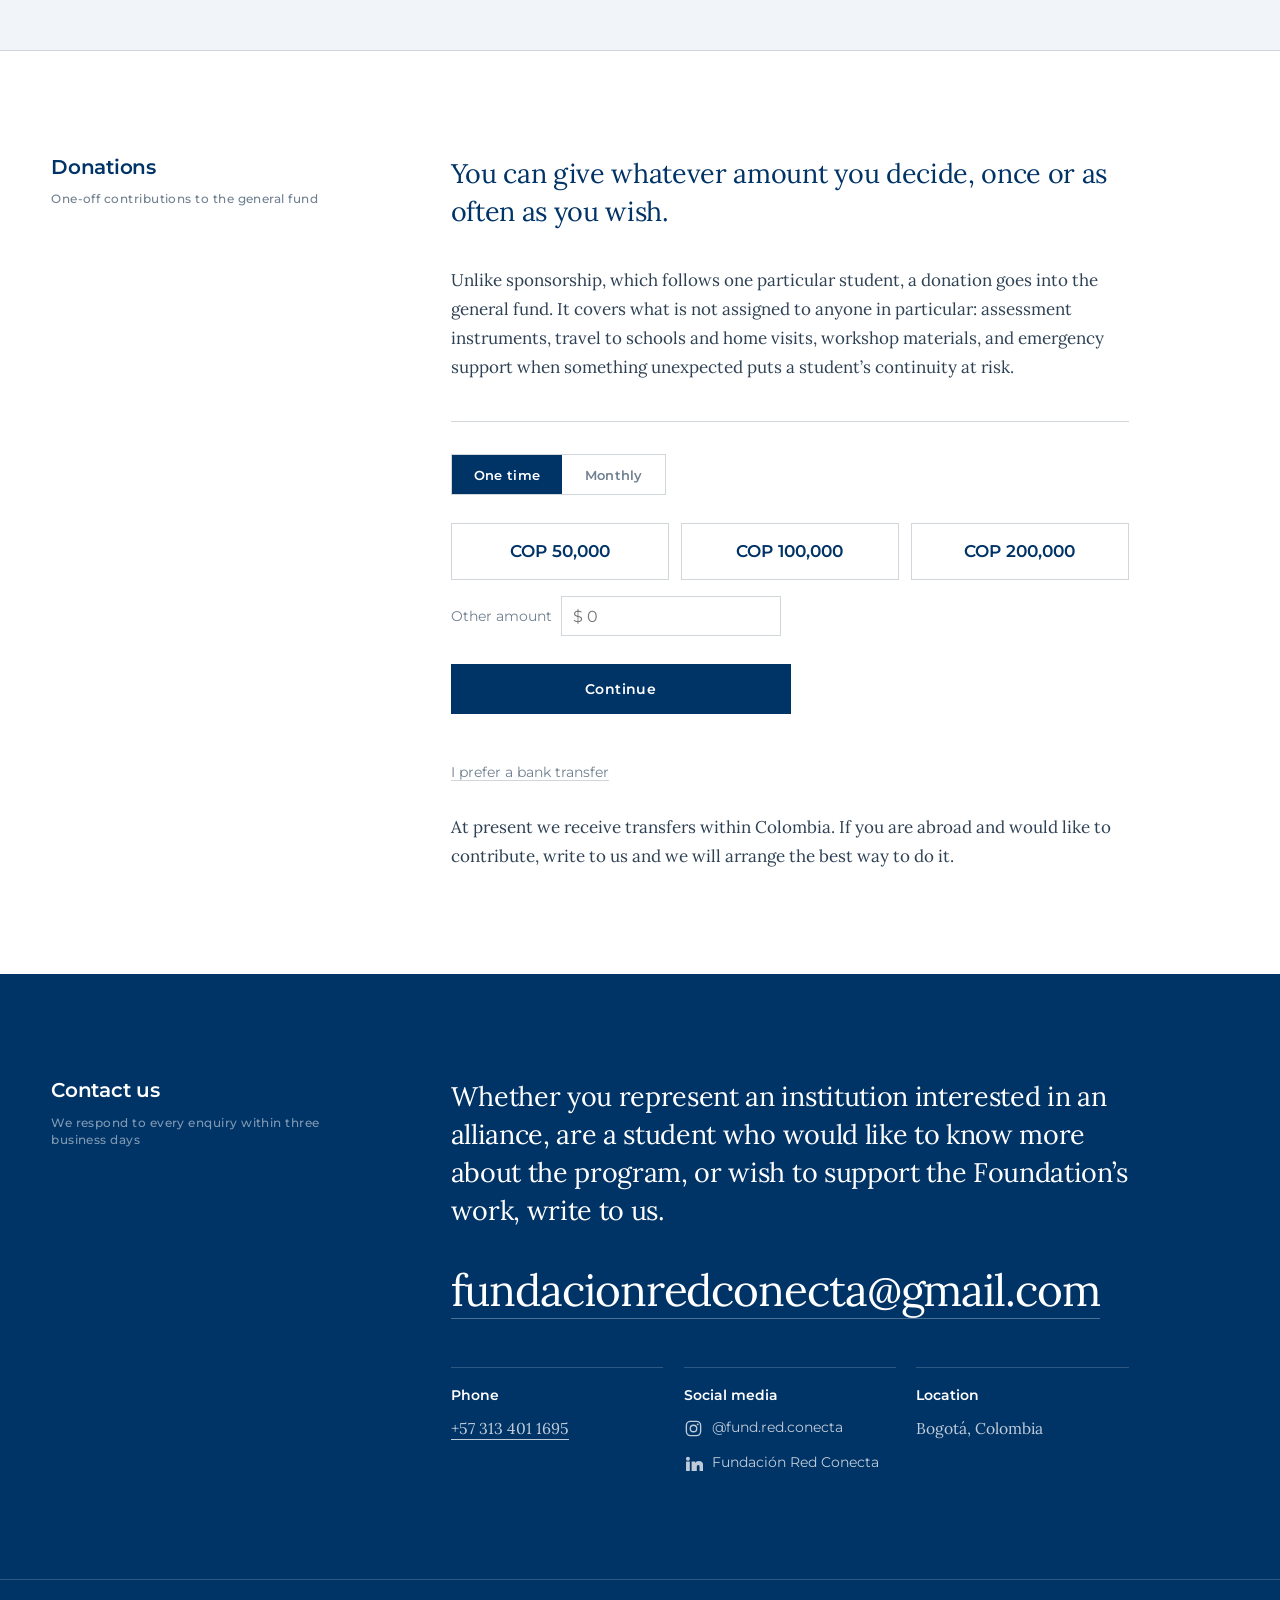
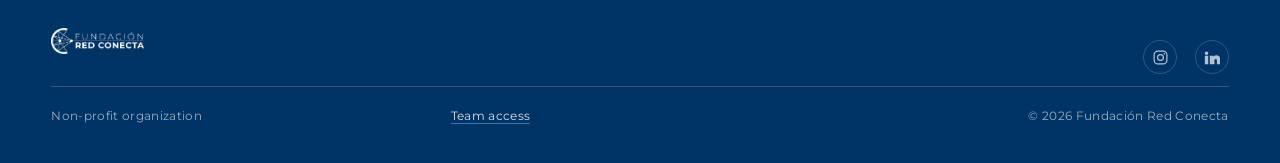
<file: en/apoyar.html>
<!DOCTYPE html>
<html lang="en">
<head>
<meta charset="utf-8">
<meta name="viewport" content="width=device-width, initial-scale=1">
<title>Support — Fundación Red Conecta</title>
<meta name="description" content="Sponsor a student through their degree, or donate to the general fund that sustains the Foundation’s support work.">
<meta name="theme-color" content="#00203F">
<link rel="icon" href="/assets/favicon.png" type="image/png">
<link rel="apple-touch-icon" href="/assets/favicon-180.png">
<link rel="canonical" href="https://fundacionredconecta.org/en/apoyar">
<link rel="alternate" hreflang="es" href="https://fundacionredconecta.org/apoyar">
<link rel="alternate" hreflang="en" href="https://fundacionredconecta.org/en/apoyar">
<link rel="alternate" hreflang="x-default" href="https://fundacionredconecta.org/apoyar">
<meta property="og:type" content="website">
<meta property="og:site_name" content="Fundación Red Conecta">
<meta property="og:locale" content="en_US">
<meta property="og:url" content="https://fundacionredconecta.org/en/apoyar">
<meta property="og:title" content="Support — Fundación Red Conecta">
<meta property="og:description" content="Sponsor a student through their degree, or donate to the general fund that sustains the Foundation’s support work.">
<meta property="og:image" content="https://fundacionredconecta.org/assets/fotos/compartir.jpg">
<meta property="og:image:width" content="1200">
<meta property="og:image:height" content="630">
<meta name="twitter:card" content="summary_large_image">
<link rel="preconnect" href="https://fonts.googleapis.com">
<link rel="preconnect" href="https://fonts.gstatic.com" crossorigin>
<link href="https://fonts.googleapis.com/css2?family=Montserrat:wght@400;500;600;700&family=Lora:ital,wght@0,400;0,500;1,400;1,500&display=swap" rel="stylesheet">
<link rel="stylesheet" href="/assets/estilo.css">
</head>
<body>

<header class="cabecera">
  <div class="hoja">
    <div class="fila">
      <a href="/en" aria-label="Fundación Red Conecta, home"><img src="/assets/logo-blanco.webp" alt="Fundación Red Conecta" width="900" height="252" loading="eager" decoding="async" fetchpriority="high"></a>
      <nav class="nav">
        <a href="/en">Home</a>
        <a href="/en/alianzas">Alliances</a>
        <a href="/en/programa">Program</a>
        <a href="/en/apoyar" aria-current="page">Support</a>
        <a href="#contacto">Contact</a>
        <a class="acceso" href="/acceso">Team access</a>
        <a class="idioma" href="/apoyar" hreflang="es" lang="es">ES</a>
      </nav>
      <button class="hamburguesa" id="btn-menu" type="button"
              aria-label="Open menu" aria-expanded="false" aria-controls="panel-menu">
        <span></span><span></span><span></span>
      </button>
    </div>
  </div>
</header>

<div id="panel-menu" role="dialog" aria-modal="true" aria-label="Navigation menu">
  <nav id="enlaces-menu"></nav>
</div>

<main>
<section class="heroe">
  <img class="fondo" src="/assets/fotos/galeria-3.webp" alt="Family interview at a kitchen table" width="2000" height="857" fetchpriority="high" decoding="async">
  <div class="velo"></div>
  <div class="hoja">
    <div style="max-width:1560px;margin-inline:auto">
      <p class="entrada">Support</p>
      <h1>Two ways to sustain this work.</h1>
      <p class="bajada">You can accompany a student through their whole journey, or contribute to the fund that sustains the operation.</p>
    </div>
  </div>
</section>

<!-- ============ APADRINAMIENTO ============ -->
<section class="seccion suave" id="apadrinar">
  <div class="hoja">
    <div class="malla">
      <div class="col-rotulo rotulo">
        <h2>Sponsorship Program</h2>
        <p class="meta">Support a student’s journey</p>
      </div>
      <div class="col-texto">
        <p class="entradilla">You can support a student from the moment they enter higher education until they graduate.</p>

        <p class="parrafo">The access benefit covers tuition. Sustaining a degree also requires the everyday: the fare to campus, meals, materials, a connection to study at home. When those are missing, the student does not drop out because of poor performance. They drop out even while doing well.</p>

        <p class="parrafo">Most of your contribution goes directly to the student, according to the needs identified during their assessment. A smaller share sustains the Foundation’s operation, and that proportion is disclosed to you when you join and accounted for in the reports.</p>

        <p class="parrafo">That share is not an abstract administrative cost. It is what keeps the student from being alone: psychological support when the pressure builds, tutoring when a subject becomes difficult, academic monitoring term after term. Our students do not need resources alone. They need someone paying attention, and that has to be sustained too.</p>

        <p class="parrafo">You will receive regular updates on that student’s progress and on how the resources you contributed were used.</p>

        <details class="mas">
          <summary>Sponsorship conditions</summary>
          <div class="contenido">
            <h3 class="valor-titulo">Student protection</h3>
            <p>The relationship is managed entirely through the Foundation. No direct contact is established between sponsor and student without the express authorization of the guardian in the case of minors, and under no circumstances are sensitive data or identifying information shared without prior consent.</p>

            <h3 class="valor-titulo">Use of contributions</h3>
            <p>Contributions are not handed over in cash to the student or their family. They are executed through direct payments to third parties or to the educational institution, according to the needs documented in each beneficiary’s support plan.</p>

            <h3 class="valor-titulo">Scope of the relationship</h3>
            <p>Sponsorship does not confer any influence over the selection of beneficiaries, over the student’s academic decisions or over the Foundation’s operation. It is agreed for academic periods and is renewable by mutual agreement.</p>

            <h3 class="valor-titulo">Transparency</h3>
            <p>Each sponsorship is formalized in writing, specifying the use of the resources, the exact proportion directed to the student and to operations, the frequency of reports and the conditions for termination.</p>
          </div>
        </details>
      </div>
    </div>
  </div>
</section>

<!-- ============ DONATIONS ============ -->
<section class="seccion" id="donar">
  <div class="hoja">
    <div class="malla">
      <div class="col-rotulo rotulo">
        <h2>Donations</h2>
        <p class="meta">One-off contributions to the general fund</p>
      </div>
      <div class="col-texto">
        <p class="entradilla">You can give whatever amount you decide, once or as often as you wish.</p>

        <p class="parrafo">Unlike sponsorship, which follows one particular student, a donation goes into the general fund. It covers what is not assigned to anyone in particular: assessment instruments, travel to schools and home visits, workshop materials, and emergency support when something unexpected puts a student&rsquo;s continuity at risk.</p>

        
        <div class="donacion">
          <div class="frecuencia" role="tablist" aria-label="Contribution frequency">
            <button type="button" role="tab" data-frec="unica" aria-selected="true">One time</button>
            <button type="button" role="tab" data-frec="mensual" aria-selected="false">Monthly</button>
          </div>

          <div class="montos" id="montos" role="group" aria-label="Contribution amount"></div>

          <div class="otro-monto">
            <label for="otro">Other amount</label>
            <input id="otro" type="text" inputmode="numeric" placeholder="$ 0" autocomplete="off">
          </div>

          <button class="boton-donar" id="btn-donar" type="button">Continue</button>
          <p class="alterna"><button type="button" id="btn-transferir" class="enlace-boton">I prefer a bank transfer</button></p>

          <div class="panel-pago" id="panel-pago" role="region" aria-live="polite">
            <p class="resumen" id="resumen"></p>
            <dl>
              <dt>Account holder</dt><dd>Fundación Red Conecta</dd>
              <dt>NIT</dt><dd>902.034.193-1</dd>
              <dt>Bank</dt><dd>[Bank name]</dd>
              <dt>Account type</dt><dd>[Savings or checking]</dd>
              <dt>Account number</dt><dd>[Account number]</dd>
            </dl>
            <p class="nota">Make the transfer for the amount shown and send us the receipt at <a class="enlace-texto" href="mailto:fundacionredconecta@gmail.com">fundacionredconecta@gmail.com</a>. We will then issue the donation certificate.</p>
          </div>
        </div>


        <p class="parrafo">At present we receive transfers within Colombia. If you are abroad and would like to contribute, write to us and we will arrange the best way to do it.</p>

<!-- ─────────────────────────────────────────────────────────────
     TAX BENEFIT
     Do not publish this block until your accountant confirms that the
     Foundation holds Special Tax Regime status.

        <p class="parrafo">Fundación Red Conecta holds Special Tax Regime status in Colombia. Individuals and companies that donate may deduct 25% of the donated amount from their income tax return, under article 257 of the Colombian Tax Code.</p>

     ───────────────────────────────────────────────────────────── -->
      </div>
    </div>
  </div>
</section>

<!-- ============ CONTACTO ============ -->
<section class="seccion oscura" id="contacto">
  <div class="hoja">
    <div class="malla">
      <div class="col-rotulo rotulo">
        <h2>Contact us</h2>
        <p class="meta">We respond to every enquiry within three business days</p>
      </div>
      <div class="col-texto">
        <p class="entradilla">Whether you represent an institution interested in an alliance, are a student who would like to know more about the program, or wish to support the Foundation&rsquo;s work, write to us.</p>
        <a class="correo" href="mailto:fundacionredconecta@gmail.com">fundacionredconecta@gmail.com</a>
        <div class="tercios" style="margin-top:3rem">
          <div style="border-top-color:var(--hilo-claro)">
            <h3 class="valor-titulo" style="color:#fff">Phone</h3>
            <p style="color:rgba(255,255,255,.75)"><a class="enlace-texto" href="tel:+573134011695">+57 313 401 1695</a></p>
          </div>
          <div style="border-top-color:var(--hilo-claro)">
            <h3 class="valor-titulo" style="color:#fff">Social media</h3>
            <div class="redes">
              <a class="red" href="https://www.instagram.com/fund.red.conecta/" target="_blank" rel="noopener"><svg viewBox="0 0 24 24" fill="none" stroke="currentColor" stroke-width="1.7" stroke-linecap="round" aria-hidden="true"><rect x="3" y="3" width="18" height="18" rx="5.2"/><circle cx="12" cy="12" r="4.1"/><circle cx="17.3" cy="6.7" r="1.15" fill="currentColor" stroke="none"/></svg><span>@fund.red.conecta</span></a>
              <a class="red" href="https://www.linkedin.com/company/fundacion-red-conecta/" target="_blank" rel="noopener"><svg viewBox="0 0 24 24" fill="currentColor" aria-hidden="true"><path d="M4.98 3.5a2.5 2.5 0 1 1 0 5 2.5 2.5 0 0 1 0-5zM2.6 9.6h4.75v11.9H2.6V9.6zM9.6 9.6h4.55v1.63h.07c.63-1.2 2.18-2.46 4.49-2.46 4.8 0 5.69 3.16 5.69 7.27v5.46h-4.75v-4.84c0-1.16-.02-2.65-1.61-2.65-1.62 0-1.87 1.26-1.87 2.57v4.92H9.6V9.6z"/></svg><span>Fundación Red Conecta</span></a>
            </div>
          </div>
          <div style="border-top-color:var(--hilo-claro)">
            <h3 class="valor-titulo" style="color:#fff">Location</h3>
            <p style="color:rgba(255,255,255,.75)">Bogotá, Colombia</p>
          </div>
        </div>
      </div>
    </div>
  </div>
</section>
</main>

<footer class="pie">
  <div class="hoja">
    <div style="max-width:1560px;margin-inline:auto">
      <div class="pie-cabeza">
        <img src="/assets/logo-blanco.webp" alt="Fundación Red Conecta" width="900" height="252" loading="lazy" decoding="async">
        <div class="redes-pie">
          <a href="https://www.instagram.com/fund.red.conecta/" target="_blank" rel="noopener" aria-label="Instagram"><svg viewBox="0 0 24 24" fill="none" stroke="currentColor" stroke-width="1.7" stroke-linecap="round" aria-hidden="true"><rect x="3" y="3" width="18" height="18" rx="5.2"/><circle cx="12" cy="12" r="4.1"/><circle cx="17.3" cy="6.7" r="1.15" fill="currentColor" stroke="none"/></svg></a>
          <a href="https://www.linkedin.com/company/fundacion-red-conecta/" target="_blank" rel="noopener" aria-label="LinkedIn"><svg viewBox="0 0 24 24" fill="currentColor" aria-hidden="true"><path d="M4.98 3.5a2.5 2.5 0 1 1 0 5 2.5 2.5 0 0 1 0-5zM2.6 9.6h4.75v11.9H2.6V9.6zM9.6 9.6h4.55v1.63h.07c.63-1.2 2.18-2.46 4.49-2.46 4.8 0 5.69 3.16 5.69 7.27v5.46h-4.75v-4.84c0-1.16-.02-2.65-1.61-2.65-1.62 0-1.87 1.26-1.87 2.57v4.92H9.6V9.6z"/></svg></a>
        </div>
      </div>
      <div class="fila">
        <span>Non-profit organization</span>
        <span><a href="/acceso">Team access</a></span>
        <span>© <span id="anio"></span> Fundación Red Conecta</span>
      </div>
    </div>
  </div>
</footer>

<script>
document.getElementById('anio').textContent = new Date().getFullYear();

(function(){
  const btn    = document.getElementById('btn-menu');
  const panel  = document.getElementById('panel-menu');
  const destino= document.getElementById('enlaces-menu');
  document.querySelectorAll('.nav a').forEach((a,i)=>{
    const c = a.cloneNode(true);
    c.style.animationDelay = (0.04 * i) + 's';
    c.addEventListener('click', cerrar);
    destino.appendChild(c);
  });
  function abrir(){ panel.classList.add('abierto'); btn.setAttribute('aria-expanded','true'); document.body.classList.add('sin-scroll'); }
  function cerrar(){ panel.classList.remove('abierto'); btn.setAttribute('aria-expanded','false'); document.body.classList.remove('sin-scroll'); }
  btn.addEventListener('click', ()=> panel.classList.contains('abierto') ? cerrar() : abrir());
  document.addEventListener('keydown', e=>{ if(e.key === 'Escape') cerrar(); });
  window.addEventListener('resize', ()=>{ if(window.innerWidth > 980) cerrar(); });
})();
</script>

<script>
(function(){
  /* ═══ CONFIGURACIÓN ═══
     Cuando tenga los enlaces de pago de Wompi, péguelos aquí.
     Mientras estén vacíos, el botón muestra los datos para transferencia. */
  const ENLACES = {
    unica:   { 50000:"", 100000:"", 200000:"", otro:"" },
    mensual: { 30000:"", 50000:"", 100000:"", otro:"" }
  };
  const MONTOS = { unica:[50000,100000,200000], mensual:[30000,50000,100000] };
  const TXT = { unica:"one time", mensual:"every month", resumen:"You are contributing {m}, {f}.", botonPago:"Donate online" };

  const cajaMontos = document.getElementById('montos');
  const otro   = document.getElementById('otro');
  const btn    = document.getElementById('btn-donar');
  const panel  = document.getElementById('panel-pago');
  const resumen= document.getElementById('resumen');
  let frec = 'unica', monto = null;

  const pesos = n => 'COP ' + n.toLocaleString('en-US');

  function pintar(){
    cajaMontos.innerHTML = '';
    MONTOS[frec].forEach(v=>{
      const b = document.createElement('button');
      b.type='button'; b.textContent = pesos(v);
      b.setAttribute('aria-selected', String(v===monto));
      b.addEventListener('click', ()=>{ monto = v; otro.value=''; pintar(); });
      cajaMontos.appendChild(b);
    });
  }

  document.querySelectorAll('.frecuencia button').forEach(b=>{
    b.addEventListener('click', ()=>{
      frec = b.dataset.frec; monto = null; otro.value=''; panel.classList.remove('visible');
      document.querySelectorAll('.frecuencia button').forEach(x=>x.setAttribute('aria-selected', String(x===b)));
      pintar();
    });
  });

  otro.addEventListener('input', ()=>{
    const n = parseInt(otro.value.replace(/\D/g,''),10);
    monto = isNaN(n) ? null : n;
    otro.value = isNaN(n) ? '' : pesos(n);
    [...cajaMontos.children].forEach(b=>b.setAttribute('aria-selected','false'));
  });

  function mostrarCuenta(){
    if(!monto){ otro.focus(); return; }
    resumen.textContent = TXT.resumen.replace('{m}', pesos(monto)).replace('{f}', TXT[frec]);
    panel.classList.add('visible');
    panel.scrollIntoView({behavior:'smooth', block:'nearest'});
  }

  btn.addEventListener('click', ()=>{
    if(!monto){ otro.focus(); return; }
    const enlace = ENLACES[frec][monto] || ENLACES[frec].otro;
    if(enlace){ window.open(enlace, '_blank', 'noopener'); return; }
    mostrarCuenta();
  });

  document.getElementById('btn-transferir').addEventListener('click', mostrarCuenta);

  /* si ya hay enlaces de pago configurados, el botón principal cambia de nombre */
  const hayPago = Object.values(ENLACES).some(o => Object.values(o).some(v => v));
  if (hayPago) btn.textContent = TXT.botonPago;

  pintar();
})();
</script>

</body>
</html>
</file>
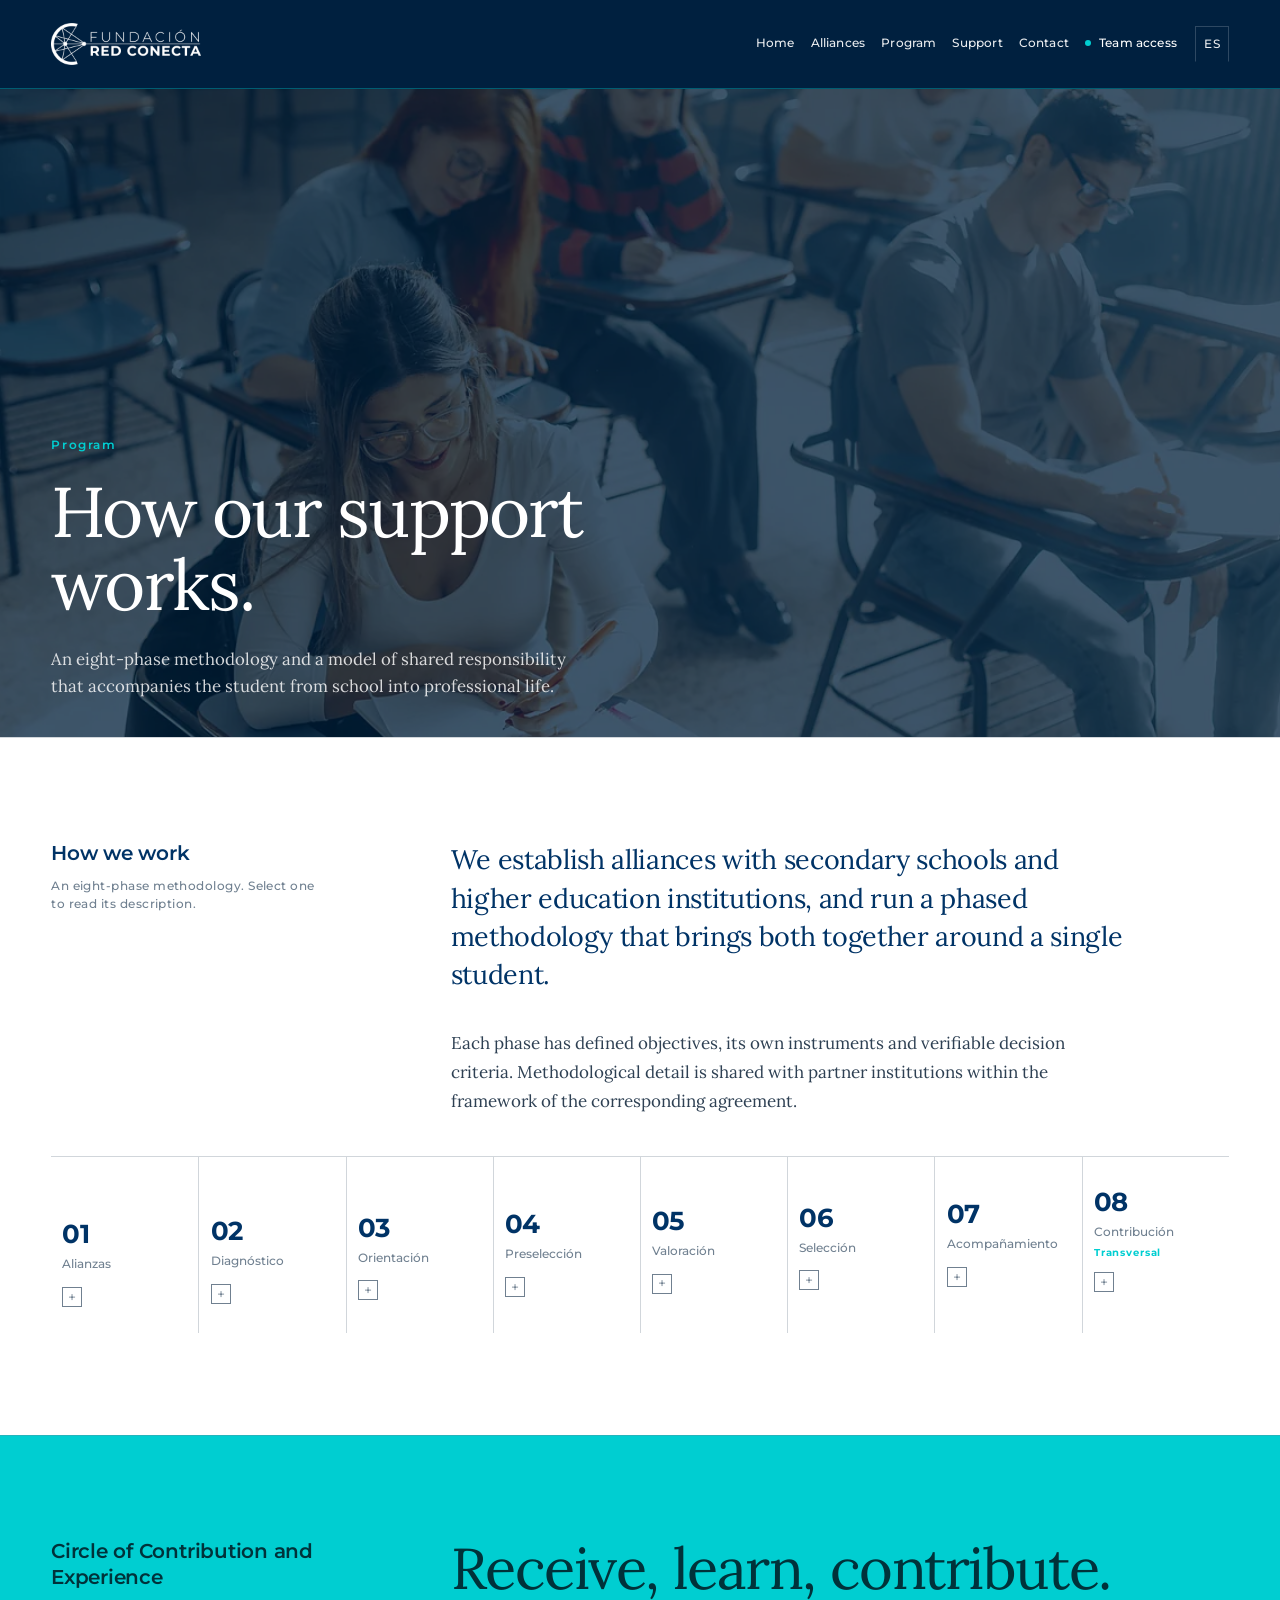
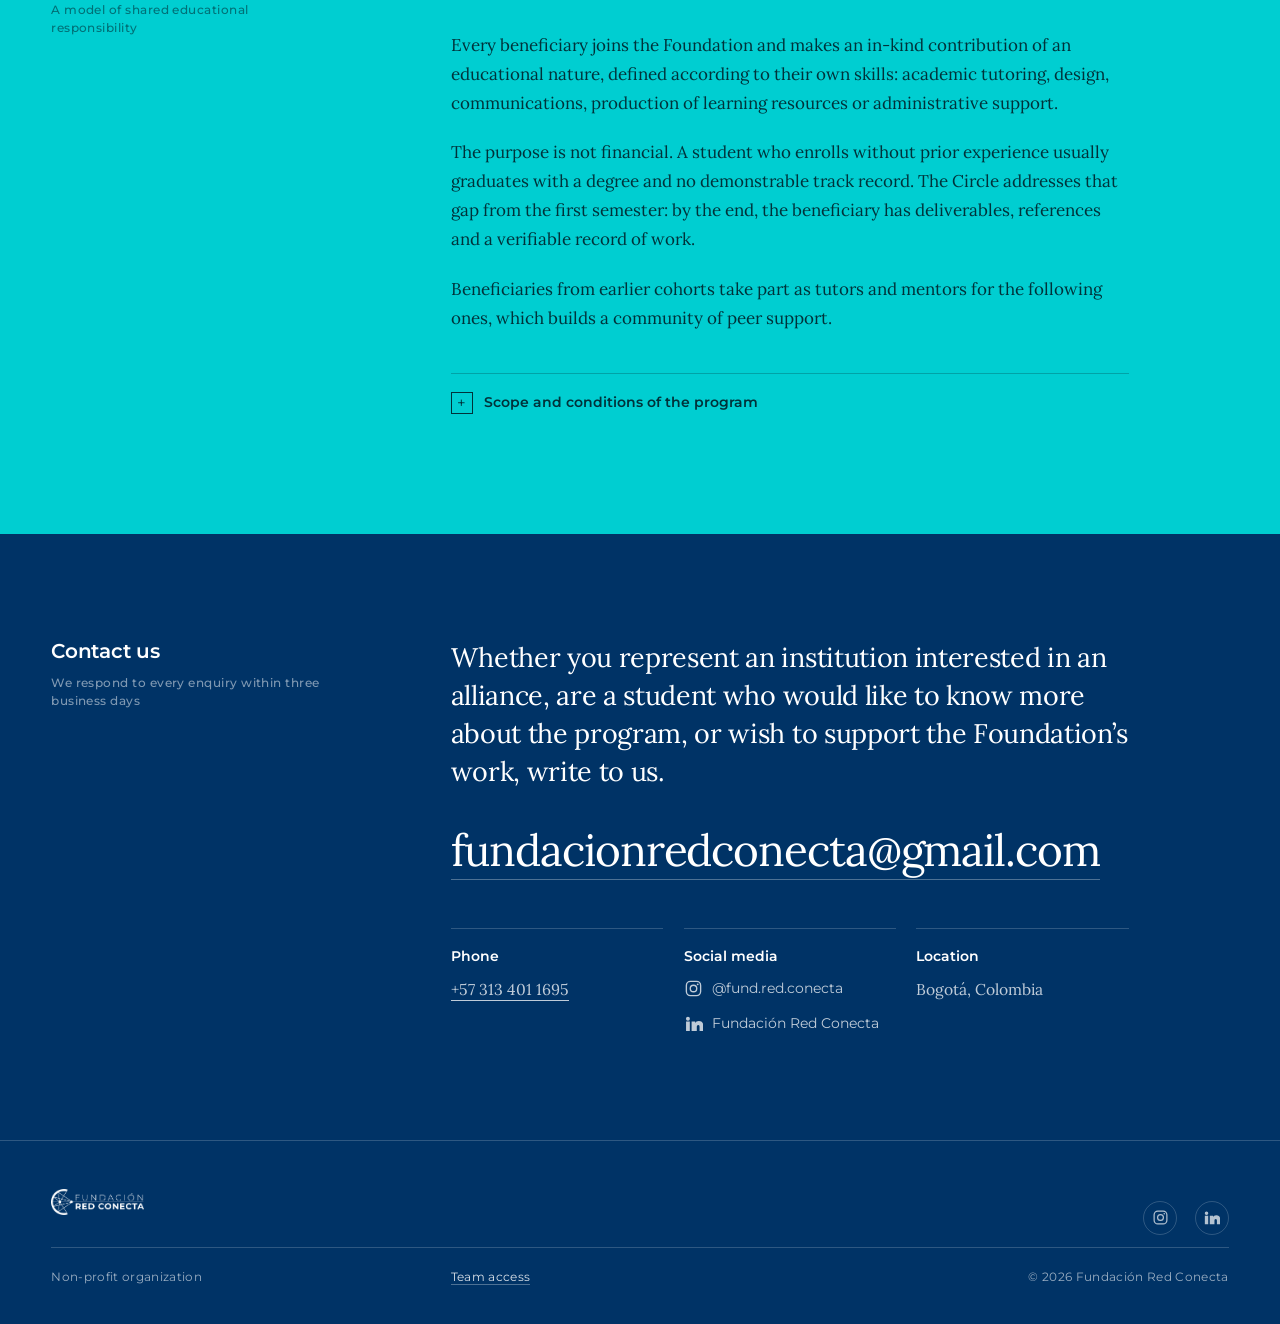
<file: en/programa.html>
<!DOCTYPE html>
<html lang="en">
<head>
<meta charset="utf-8">
<meta name="viewport" content="width=device-width, initial-scale=1">
<title>Program — Fundación Red Conecta</title>
<meta name="description" content="An eight-phase methodology and the Circle of Contribution and Experience: how we support each student from school to graduation.">
<meta name="theme-color" content="#00203F">
<link rel="icon" href="/assets/favicon.png" type="image/png">
<link rel="apple-touch-icon" href="/assets/favicon-180.png">
<link rel="canonical" href="https://fundacionredconecta.org/en/programa">
<link rel="alternate" hreflang="es" href="https://fundacionredconecta.org/programa">
<link rel="alternate" hreflang="en" href="https://fundacionredconecta.org/en/programa">
<link rel="alternate" hreflang="x-default" href="https://fundacionredconecta.org/programa">
<meta property="og:type" content="website">
<meta property="og:site_name" content="Fundación Red Conecta">
<meta property="og:locale" content="en_US">
<meta property="og:url" content="https://fundacionredconecta.org/en/programa">
<meta property="og:title" content="Program — Fundación Red Conecta">
<meta property="og:description" content="An eight-phase methodology and the Circle of Contribution and Experience: how we support each student from school to graduation.">
<meta property="og:image" content="https://fundacionredconecta.org/assets/fotos/compartir.jpg">
<meta property="og:image:width" content="1200">
<meta property="og:image:height" content="630">
<meta name="twitter:card" content="summary_large_image">
<link rel="preconnect" href="https://fonts.googleapis.com">
<link rel="preconnect" href="https://fonts.gstatic.com" crossorigin>
<link href="https://fonts.googleapis.com/css2?family=Montserrat:wght@400;500;600;700&family=Lora:ital,wght@0,400;0,500;1,400;1,500&display=swap" rel="stylesheet">
<link rel="stylesheet" href="/assets/estilo.css">
</head>
<body>

<header class="cabecera">
  <div class="hoja">
    <div class="fila">
      <a href="/en" aria-label="Fundación Red Conecta, home"><img src="/assets/logo-blanco.webp" alt="Fundación Red Conecta" width="900" height="252" loading="eager" decoding="async" fetchpriority="high"></a>
      <nav class="nav">
        <a href="/en">Home</a>
        <a href="/en/alianzas">Alliances</a>
        <a href="/en/programa" aria-current="page">Program</a>
        <a href="/en/apoyar">Support</a>
        <a href="#contacto">Contact</a>
        <a class="acceso" href="/acceso">Team access</a>
        <a class="idioma" href="/programa" hreflang="es" lang="es">ES</a>
      </nav>
      <button class="hamburguesa" id="btn-menu" type="button"
              aria-label="Open menu" aria-expanded="false" aria-controls="panel-menu">
        <span></span><span></span><span></span>
      </button>
    </div>
  </div>
</header>

<div id="panel-menu" role="dialog" aria-modal="true" aria-label="Navigation menu">
  <nav id="enlaces-menu"></nav>
</div>

<main>
<section class="heroe">
  <img class="fondo" src="/assets/fotos/galeria-2.webp" alt="Students taking a written test in a classroom" width="2000" height="857" fetchpriority="high" decoding="async">
  <div class="velo"></div>
  <div class="hoja">
    <div style="max-width:1560px;margin-inline:auto">
      <p class="entrada">Program</p>
      <h1>How our support works.</h1>
      <p class="bajada">An eight-phase methodology and a model of shared responsibility that accompanies the student from school into professional life.</p>
    </div>
  </div>
</section>

<!-- ============ CÓMO OPERAMOS ============ -->
<section class="seccion" id="operamos">
  <div class="hoja">
    <div class="malla">
      <div class="col-rotulo rotulo">
        <h2>How we work</h2>
        <p class="meta">An eight-phase methodology. Select one to read its description.</p>
      </div>
      <div class="col-texto">
        <p class="entradilla">We establish alliances with secondary schools and higher education institutions, and run a phased methodology that brings both together around a single student.</p>
        <p class="parrafo">Each phase has defined objectives, its own instruments and verifiable decision criteria. Methodological detail is shared with partner institutions within the framework of the corresponding agreement.</p>
      </div>
      <div class="col-ancho">
        <div class="tira" id="tira" role="tablist" aria-label="Etapas del proceso"></div>
      </div>
      <div class="col-ancho">
        <div class="detalle" id="detalle" role="region" aria-live="polite">
          <p class="detalle-titulo" id="detalle-titulo"></p>
          <p id="detalle-texto"></p>
        </div>
        <div class="tira-movil" id="tira-movil"></div>
      </div>
    </div>
  </div>
</section>

<!-- ============ CÍRCULO DE CONTRIBUCIÓN ============ -->
<section class="seccion turquesa" id="circulo">
  <div class="hoja">
    <div class="malla">
      <div class="col-rotulo rotulo">
        <h2>Circle of Contribution and Experience</h2>
        <p class="meta">A model of shared educational responsibility</p>
      </div>
      <div class="col-texto">
        <p class="titulo-grande">Receive, learn, contribute.</p>

        <p class="parrafo">Every beneficiary joins the Foundation and makes an in-kind contribution of an educational nature, defined according to their own skills: academic tutoring, design, communications, production of learning resources or administrative support.</p>

        <p class="parrafo">The purpose is not financial. A student who enrolls without prior experience usually graduates with a degree and no demonstrable track record. The Circle addresses that gap from the first semester: by the end, the beneficiary has deliverables, references and a verifiable record of work.</p>

        <p class="parrafo">Beneficiaries from earlier cohorts take part as tutors and mentors for the following ones, which builds a community of peer support.</p>

        <details class="mas">
          <summary>Scope and conditions of the program</summary>
          <div class="contenido">
            <h3 class="valor-titulo">Nature of the relationship</h3>
            <p>The contribution is formalized in the Enrollment Agreement and in an individual plan signed by both parties. It consists of an in-kind, educational contribution in return for the access benefits secured with partner institutions. It does not constitute an employment relationship, does not generate wages or social benefits, and does not replace the functions of the Foundation’s own staff.</p>

            <h3 class="valor-titulo">Time commitment and student protection</h3>
            <p>The individual plan sets a reasonable time commitment relative to the academic workload of the period, and is reduced, rescheduled or suspended whenever the student’s academic, health or personal circumstances require it. The contribution never operates as a sanction or as financial consideration.</p>

            <h3 class="valor-titulo">Continuity of the benefit</h3>
            <p>Renewal of the access benefit depends on the academic commitments agreed with the higher education institution, not on the volume of the contribution made.</p>
          </div>
        </details>
      </div>
    </div>
  </div>
</section>

<!-- ============ CONTACTO ============ -->
<section class="seccion oscura" id="contacto">
  <div class="hoja">
    <div class="malla">
      <div class="col-rotulo rotulo">
        <h2>Contact us</h2>
        <p class="meta">We respond to every enquiry within three business days</p>
      </div>
      <div class="col-texto">
        <p class="entradilla">Whether you represent an institution interested in an alliance, are a student who would like to know more about the program, or wish to support the Foundation&rsquo;s work, write to us.</p>
        <a class="correo" href="mailto:fundacionredconecta@gmail.com">fundacionredconecta@gmail.com</a>
        <div class="tercios" style="margin-top:3rem">
          <div style="border-top-color:var(--hilo-claro)">
            <h3 class="valor-titulo" style="color:#fff">Phone</h3>
            <p style="color:rgba(255,255,255,.75)"><a class="enlace-texto" href="tel:+573134011695">+57 313 401 1695</a></p>
          </div>
          <div style="border-top-color:var(--hilo-claro)">
            <h3 class="valor-titulo" style="color:#fff">Social media</h3>
            <div class="redes">
              <a class="red" href="https://www.instagram.com/fund.red.conecta/" target="_blank" rel="noopener"><svg viewBox="0 0 24 24" fill="none" stroke="currentColor" stroke-width="1.7" stroke-linecap="round" aria-hidden="true"><rect x="3" y="3" width="18" height="18" rx="5.2"/><circle cx="12" cy="12" r="4.1"/><circle cx="17.3" cy="6.7" r="1.15" fill="currentColor" stroke="none"/></svg><span>@fund.red.conecta</span></a>
              <a class="red" href="https://www.linkedin.com/company/fundacion-red-conecta/" target="_blank" rel="noopener"><svg viewBox="0 0 24 24" fill="currentColor" aria-hidden="true"><path d="M4.98 3.5a2.5 2.5 0 1 1 0 5 2.5 2.5 0 0 1 0-5zM2.6 9.6h4.75v11.9H2.6V9.6zM9.6 9.6h4.55v1.63h.07c.63-1.2 2.18-2.46 4.49-2.46 4.8 0 5.69 3.16 5.69 7.27v5.46h-4.75v-4.84c0-1.16-.02-2.65-1.61-2.65-1.62 0-1.87 1.26-1.87 2.57v4.92H9.6V9.6z"/></svg><span>Fundación Red Conecta</span></a>
            </div>
          </div>
          <div style="border-top-color:var(--hilo-claro)">
            <h3 class="valor-titulo" style="color:#fff">Location</h3>
            <p style="color:rgba(255,255,255,.75)">Bogotá, Colombia</p>
          </div>
        </div>
      </div>
    </div>
  </div>
</section>
</main>

<footer class="pie">
  <div class="hoja">
    <div style="max-width:1560px;margin-inline:auto">
      <div class="pie-cabeza">
        <img src="/assets/logo-blanco.webp" alt="Fundación Red Conecta" width="900" height="252" loading="lazy" decoding="async">
        <div class="redes-pie">
          <a href="https://www.instagram.com/fund.red.conecta/" target="_blank" rel="noopener" aria-label="Instagram"><svg viewBox="0 0 24 24" fill="none" stroke="currentColor" stroke-width="1.7" stroke-linecap="round" aria-hidden="true"><rect x="3" y="3" width="18" height="18" rx="5.2"/><circle cx="12" cy="12" r="4.1"/><circle cx="17.3" cy="6.7" r="1.15" fill="currentColor" stroke="none"/></svg></a>
          <a href="https://www.linkedin.com/company/fundacion-red-conecta/" target="_blank" rel="noopener" aria-label="LinkedIn"><svg viewBox="0 0 24 24" fill="currentColor" aria-hidden="true"><path d="M4.98 3.5a2.5 2.5 0 1 1 0 5 2.5 2.5 0 0 1 0-5zM2.6 9.6h4.75v11.9H2.6V9.6zM9.6 9.6h4.55v1.63h.07c.63-1.2 2.18-2.46 4.49-2.46 4.8 0 5.69 3.16 5.69 7.27v5.46h-4.75v-4.84c0-1.16-.02-2.65-1.61-2.65-1.62 0-1.87 1.26-1.87 2.57v4.92H9.6V9.6z"/></svg></a>
        </div>
      </div>
      <div class="fila">
        <span>Non-profit organization</span>
        <span><a href="/acceso">Team access</a></span>
        <span>© <span id="anio"></span> Fundación Red Conecta</span>
      </div>
    </div>
  </div>
</footer>

<script>
document.getElementById('anio').textContent = new Date().getFullYear();

/* ---------- menú de celular ---------- */
(function(){
  const btn    = document.getElementById('btn-menu');
  const panel  = document.getElementById('panel-menu');
  const destino= document.getElementById('enlaces-menu');

  // los enlaces se copian del menú principal: una sola fuente de verdad
  document.querySelectorAll('.nav a').forEach((a,i)=>{
    const c = a.cloneNode(true);
    c.style.animationDelay = (0.04 * i) + 's';
    c.addEventListener('click', cerrar);
    destino.appendChild(c);
  });

  function abrir(){
    panel.classList.add('abierto');
    btn.setAttribute('aria-expanded','true');
    btn.setAttribute('aria-label','Cerrar menú');
    document.body.classList.add('sin-scroll');
  }
  function cerrar(){
    panel.classList.remove('abierto');
    btn.setAttribute('aria-expanded','false');
    btn.setAttribute('aria-label','Abrir menú');
    document.body.classList.remove('sin-scroll');
  }
  btn.addEventListener('click', ()=> panel.classList.contains('abierto') ? cerrar() : abrir());
  document.addEventListener('keydown', e=>{ if(e.key === 'Escape') cerrar(); });
  window.addEventListener('resize', ()=>{ if(window.innerWidth > 980) cerrar(); });
})();

const ETAPAS = [
  {
    t:"Alianzas institucionales", corto:"Alianzas",
    d:"Se formalizan convenios con instituciones de educación media, que habilitan el campo de intervención, y con instituciones de educación superior, que definen los beneficios de acceso disponibles y sus condiciones de renovación."
  },
  {
    t:"Evaluación diagnóstica", corto:"Diagnóstico",
    d:"Se aplican instrumentos estandarizados de valoración al inicio del proceso y se repiten al cierre, con el fin de establecer una línea base y medir el avance de cada estudiante."
  },
  {
    t:"Orientación profesional", corto:"Orientación",
    d:"Ciclo de talleres desarrollado en la institución educativa, centrado en el autoconocimiento, la identificación de fortalezas, la exploración de programas académicos y la preparación para la transición a la educación superior."
  },
  {
    t:"Preselección de candidatos", corto:"Preselección",
    d:"Consolidación de los resultados obtenidos y conformación del grupo de candidatos, con justificación documentada por estudiante y lista de espera."
  },
  {
    t:"Valoración del contexto familiar", corto:"Valoración",
    d:"Entrevista estructurada con el estudiante y su acudiente, orientada a identificar la red de apoyo, las condiciones del entorno y los factores que pueden incidir en la permanencia."
  },
  {
    t:"Selección", corto:"Selección",
    d:"Cruce del perfil del estudiante con la oferta disponible y recomendación justificada de programa e institución, acompañada de un plan de ruta para el proceso de admisión."
  },
  {
    t:"Acompañamiento integral", corto:"Acompañamiento",
    d:"Seguimiento académico y psicosocial durante toda la permanencia del estudiante en la educación superior, con tutorías, apoyo complementario y gestión de alertas tempranas."
  },
  {
    t:"Círculo de Contribución y Experiencia", corto:"Contribución", transversal:true,
    d:"Componente transversal que opera desde la vinculación del estudiante. Cada beneficiario aporta a la Fundación desde sus habilidades mientras cursa sus estudios, y adquiere en ese proceso experiencia verificable.",
    enlace:"#circulo", enlaceTexto:"Conocer el programa"
  }
];

const tira = document.getElementById('tira');
const dTit = document.getElementById('detalle-titulo');
const dTxt = document.getElementById('detalle-texto');

const panel = document.getElementById('detalle');
let abierta = null;

ETAPAS.forEach((e,i)=>{
  const b = document.createElement('button');
  b.type = 'button';
  b.setAttribute('role','tab');
  b.setAttribute('aria-selected','false');
  b.setAttribute('aria-label', 'Ver detalle de la etapa ' + (i+1) + ': ' + e.t);
  b.style.paddingTop = (1.1 + (7 - i) * 0.42) + 'rem';
  b.innerHTML = '<span class="cifra">'+String(i+1).padStart(2,'0')+'</span>'
              + '<span class="rot">'+e.corto+'</span>'
              + (e.transversal ? '<span class="marca">Transversal</span>' : '')
              + '<span class="abrir" aria-hidden="true">+</span>';
  b.addEventListener('click', ()=>alternar(i));
  tira.appendChild(b);
});

function alternar(i){
  if (abierta === i) {                    // cerrar la que ya estaba abierta
    abierta = null;
    panel.classList.remove('visible');
    [...tira.children].forEach(b=>{
      b.setAttribute('aria-selected','false');
      b.querySelector('.abrir').textContent = '+';
    });
    return;
  }
  abierta = i;
  const e = ETAPAS[i];
  [...tira.children].forEach((b,j)=>{
    b.setAttribute('aria-selected', j===i);
    b.querySelector('.abrir').textContent = j===i ? '–' : '+';
  });
  dTit.textContent = String(i+1).padStart(2,'0') + ' — ' + e.t;
  dTxt.innerHTML = e.d + (e.enlace ? ' <a class="enlace-texto" href="'+e.enlace+'">'+e.enlaceTexto+'</a>' : '');
  panel.classList.add('visible');
}

const tm = document.getElementById('tira-movil');
ETAPAS.forEach((e,i)=>{
  const d = document.createElement('details');
  d.innerHTML = '<summary><b>'+String(i+1).padStart(2,'0')+'</b>'
              + '<strong>'+e.t+'</strong>'
              + '<span class="signo" aria-hidden="true">+</span></summary>'
              + '<span>'+e.d
              + (e.enlace ? ' <a class="enlace-texto" href="'+e.enlace+'">'+e.enlaceTexto+'</a>' : '')
              + '</span>';
  d.addEventListener('toggle', ()=>{
    const s = d.querySelector('.signo');
    if (s) s.textContent = d.open ? '–' : '+';
  });
  tm.appendChild(d);
});
</script>
</body>
</html>
</file>
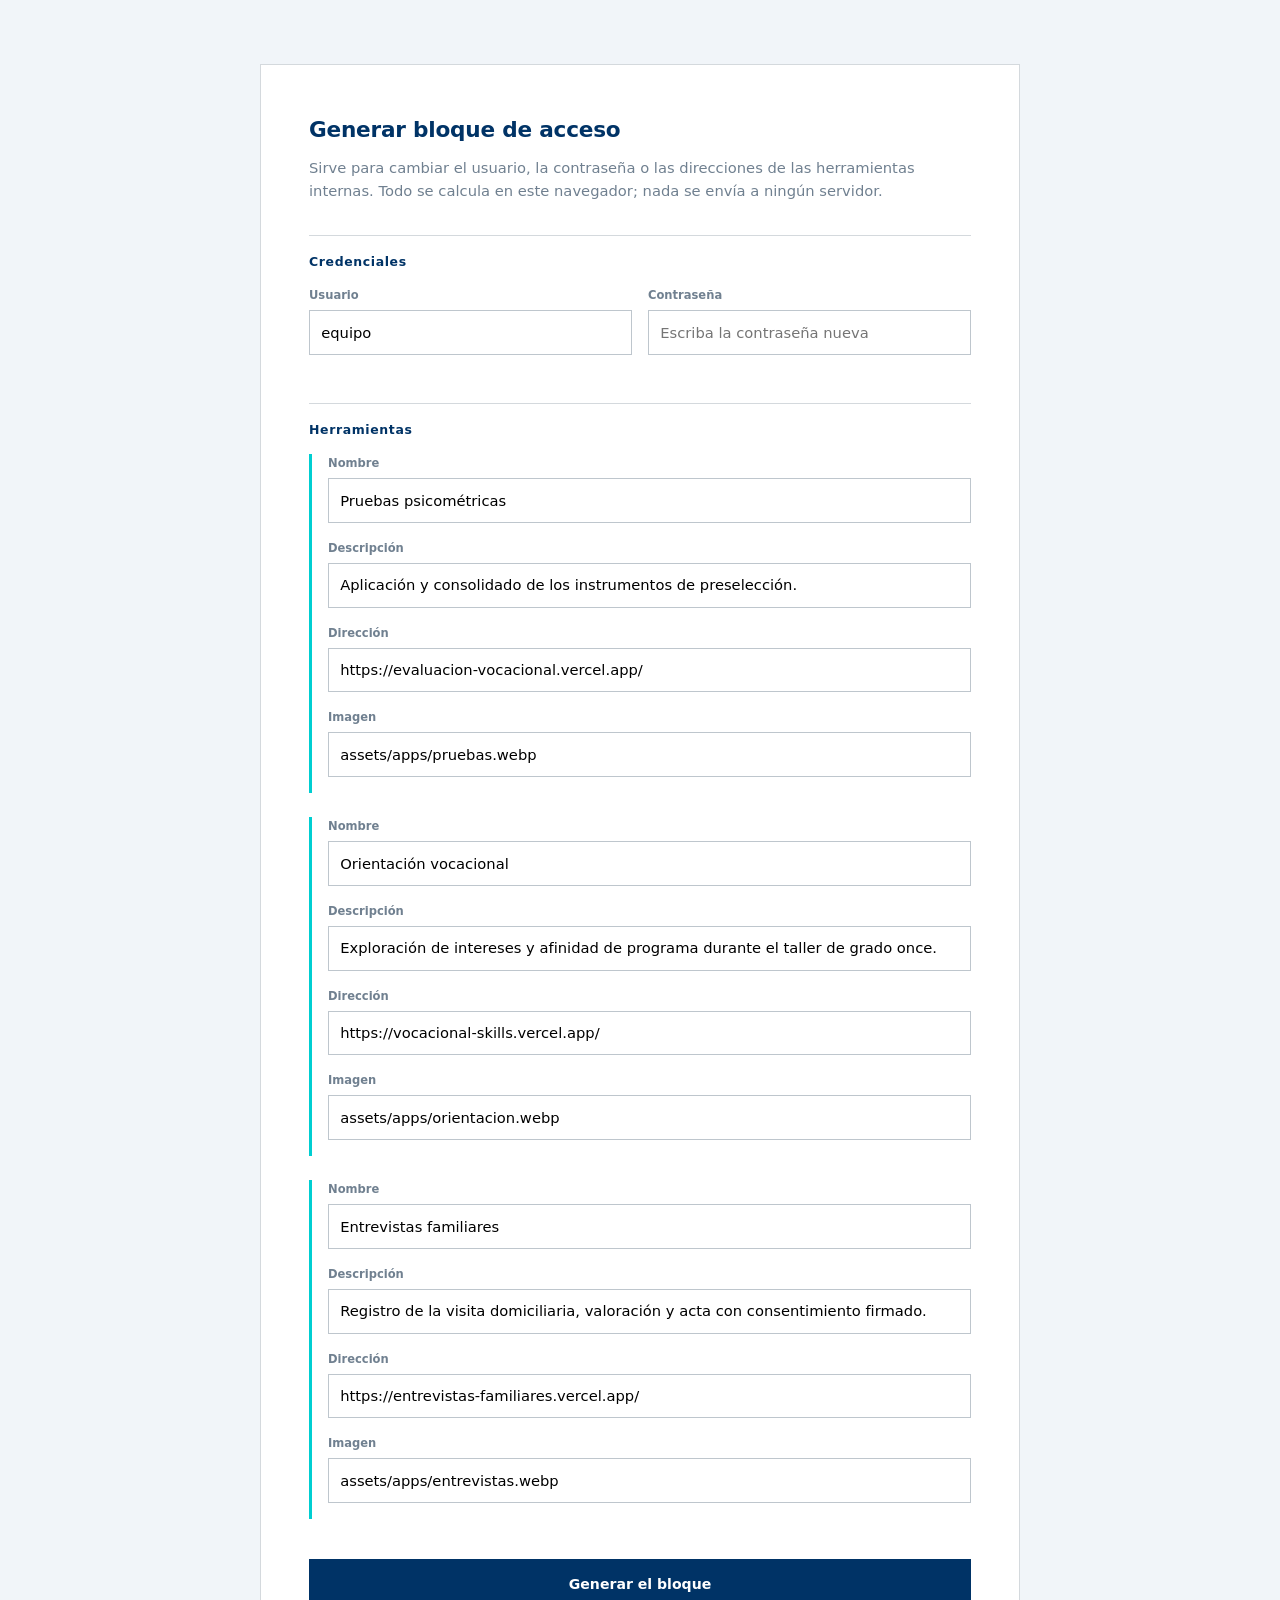
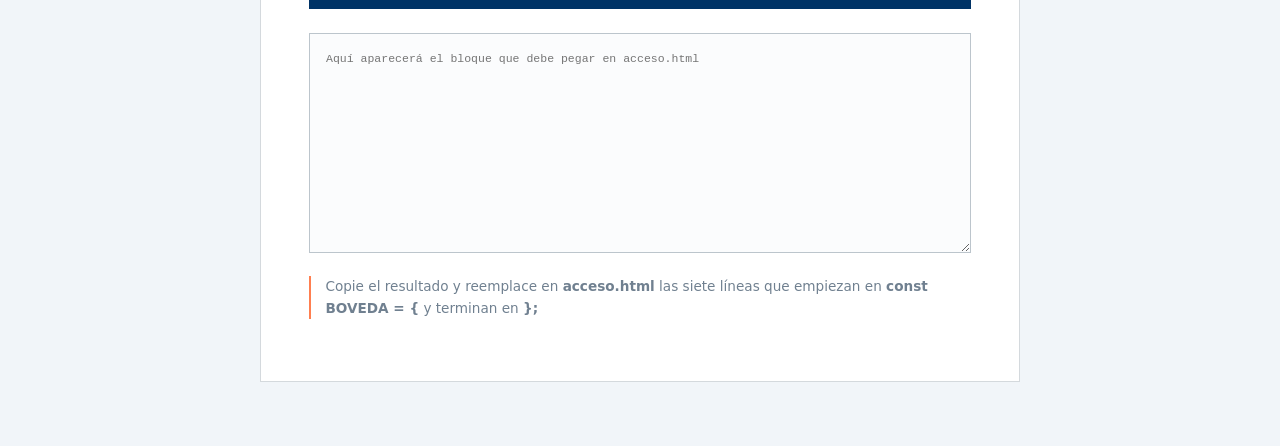
<file: herramientas/generar-acceso.html>
<!DOCTYPE html>
<html lang="es">
<head>
<meta charset="utf-8">
<meta name="viewport" content="width=device-width, initial-scale=1">
<meta name="robots" content="noindex, nofollow">
<title>Generar bloque de acceso — Fundación Red Conecta</title>
<style>
  :root{--tinta:#003366;--turquesa:#00CED1;--acero:#708090;--nube:#F1F5F9;--coral:#FF7F50}
  *{box-sizing:border-box}
  body{
    margin:0;padding:clamp(1.5rem,5vw,4rem);background:var(--nube);color:#2E4053;
    font-family:'Montserrat',system-ui,sans-serif;font-size:15px;line-height:1.6;
  }
  .caja{max-width:760px;margin-inline:auto;background:#fff;padding:clamp(1.5rem,4vw,3rem);border:1px solid rgba(112,128,144,.3)}
  h1{font-size:1.35rem;color:var(--tinta);margin:0 0 .5rem;letter-spacing:-.01em}
  .lead{margin:0 0 2rem;color:var(--acero);font-size:.92rem}
  h2{font-size:.78rem;font-weight:600;letter-spacing:.05em;color:var(--tinta);margin:2rem 0 .9rem;padding-top:1rem;border-top:1px solid rgba(112,128,144,.3)}
  label{display:block;font-size:.72rem;font-weight:600;color:var(--acero);margin:0 0 .35rem}
  input{width:100%;padding:.6rem .7rem;border:1px solid rgba(112,128,144,.45);font:inherit;font-size:.92rem;margin-bottom:1rem;background:#fff}
  input:focus{outline:none;border-color:var(--turquesa)}
  .par{display:grid;grid-template-columns:1fr 1fr;gap:1rem}
  @media(max-width:600px){.par{grid-template-columns:1fr}}
  .app{border-left:3px solid var(--turquesa);padding-left:1rem;margin-bottom:1.5rem}
  button{
    width:100%;padding:.85rem;border:0;background:var(--tinta);color:#fff;
    font:inherit;font-weight:600;font-size:.88rem;cursor:pointer;margin-top:1rem;
  }
  button:hover{background:#00203F}
  textarea{
    width:100%;min-height:220px;margin-top:1.5rem;padding:1rem;
    font-family:ui-monospace,'SF Mono',Menlo,monospace;font-size:.72rem;line-height:1.5;
    border:1px solid rgba(112,128,144,.45);background:#fbfcfd;resize:vertical;
  }
  .nota{margin-top:1rem;padding-left:.9rem;border-left:2px solid var(--coral);font-size:.85rem;color:var(--acero)}
  .ok{border-left-color:var(--turquesa);color:var(--tinta)}
</style>
</head>
<body>
<div class="caja">
  <h1>Generar bloque de acceso</h1>
  <p class="lead">Sirve para cambiar el usuario, la contraseña o las direcciones de las herramientas internas. Todo se calcula en este navegador; nada se envía a ningún servidor.</p>

  <h2>Credenciales</h2>
  <div class="par">
    <div>
      <label for="u">Usuario</label>
      <input id="u" type="text" value="equipo" spellcheck="false">
    </div>
    <div>
      <label for="c">Contraseña</label>
      <input id="c" type="text" placeholder="Escriba la contraseña nueva" spellcheck="false">
    </div>
  </div>

  <h2>Herramientas</h2>

  <div class="app">
    <label>Nombre</label><input class="n" type="text" value="Pruebas psicométricas">
    <label>Descripción</label><input class="de" type="text" value="Aplicación y consolidado de los instrumentos de preselección.">
    <label>Dirección</label><input class="ur" type="text" value="https://evaluacion-vocacional.vercel.app/" spellcheck="false">
    <label>Imagen</label><input class="im" type="text" value="assets/apps/pruebas.webp" spellcheck="false">
  </div>

  <div class="app">
    <label>Nombre</label><input class="n" type="text" value="Orientación vocacional">
    <label>Descripción</label><input class="de" type="text" value="Exploración de intereses y afinidad de programa durante el taller de grado once.">
    <label>Dirección</label><input class="ur" type="text" value="https://vocacional-skills.vercel.app/" spellcheck="false">
    <label>Imagen</label><input class="im" type="text" value="assets/apps/orientacion.webp" spellcheck="false">
  </div>

  <div class="app">
    <label>Nombre</label><input class="n" type="text" value="Entrevistas familiares">
    <label>Descripción</label><input class="de" type="text" value="Registro de la visita domiciliaria, valoración y acta con consentimiento firmado.">
    <label>Dirección</label><input class="ur" type="text" value="https://entrevistas-familiares.vercel.app/" spellcheck="false">
    <label>Imagen</label><input class="im" type="text" value="assets/apps/entrevistas.webp" spellcheck="false">
  </div>

  <button id="generar" type="button">Generar el bloque</button>

  <textarea id="salida" readonly placeholder="Aquí aparecerá el bloque que debe pegar en acceso.html"></textarea>
  <p class="nota" id="nota">Copie el resultado y reemplace en <b>acceso.html</b> las siete líneas que empiezan en <b>const BOVEDA = {</b> y terminan en <b>};</b></p>
</div>

<script type="module">
const b64 = a => btoa(String.fromCharCode(...new Uint8Array(a)));

document.getElementById('generar').addEventListener('click', async () => {
  const usuario = document.getElementById('u').value;
  const clave   = document.getElementById('c').value;
  const nota    = document.getElementById('nota');

  if (!usuario.trim() || !clave) {
    nota.className = 'nota';
    nota.innerHTML = 'Falta el usuario o la contraseña.';
    return;
  }

  const apps = [...document.querySelectorAll('.app')].map(d => ({
    nombre:      d.querySelector('.n').value,
    descripcion: d.querySelector('.de').value,
    url:         d.querySelector('.ur').value.trim(),
    imagen:      d.querySelector('.im').value.trim()
  })).filter(a => a.url);

  const salt = crypto.getRandomValues(new Uint8Array(16));
  const iv   = crypto.getRandomValues(new Uint8Array(12));

  const material = await crypto.subtle.importKey("raw",
    new TextEncoder().encode(usuario.toLowerCase().trim() + ":" + clave),
    "PBKDF2", false, ["deriveKey"]);
  const key = await crypto.subtle.deriveKey(
    { name:"PBKDF2", salt, iterations:200000, hash:"SHA-256" },
    material, { name:"AES-GCM", length:256 }, false, ["encrypt"]);
  const datos = await crypto.subtle.encrypt({ name:"AES-GCM", iv }, key,
    new TextEncoder().encode(JSON.stringify(apps)));

  document.getElementById('salida').value =
    'const BOVEDA = {\n' +
    '  s: "' + b64(salt) + '",\n' +
    '  i: "' + b64(iv) + '",\n' +
    '  d: "' + b64(datos) + '"\n' +
    '};';

  nota.className = 'nota ok';
  nota.innerHTML = 'Listo. Copie el resultado y reemplace en <b>acceso.html</b> las líneas que empiezan en <b>const BOVEDA = {</b> y terminan en <b>};</b>. Guarde la contraseña en un lugar seguro: no queda registrada en ninguna parte y sin ella no se pueden recuperar las direcciones.';
});
</script>
</body>
</html>
</file>
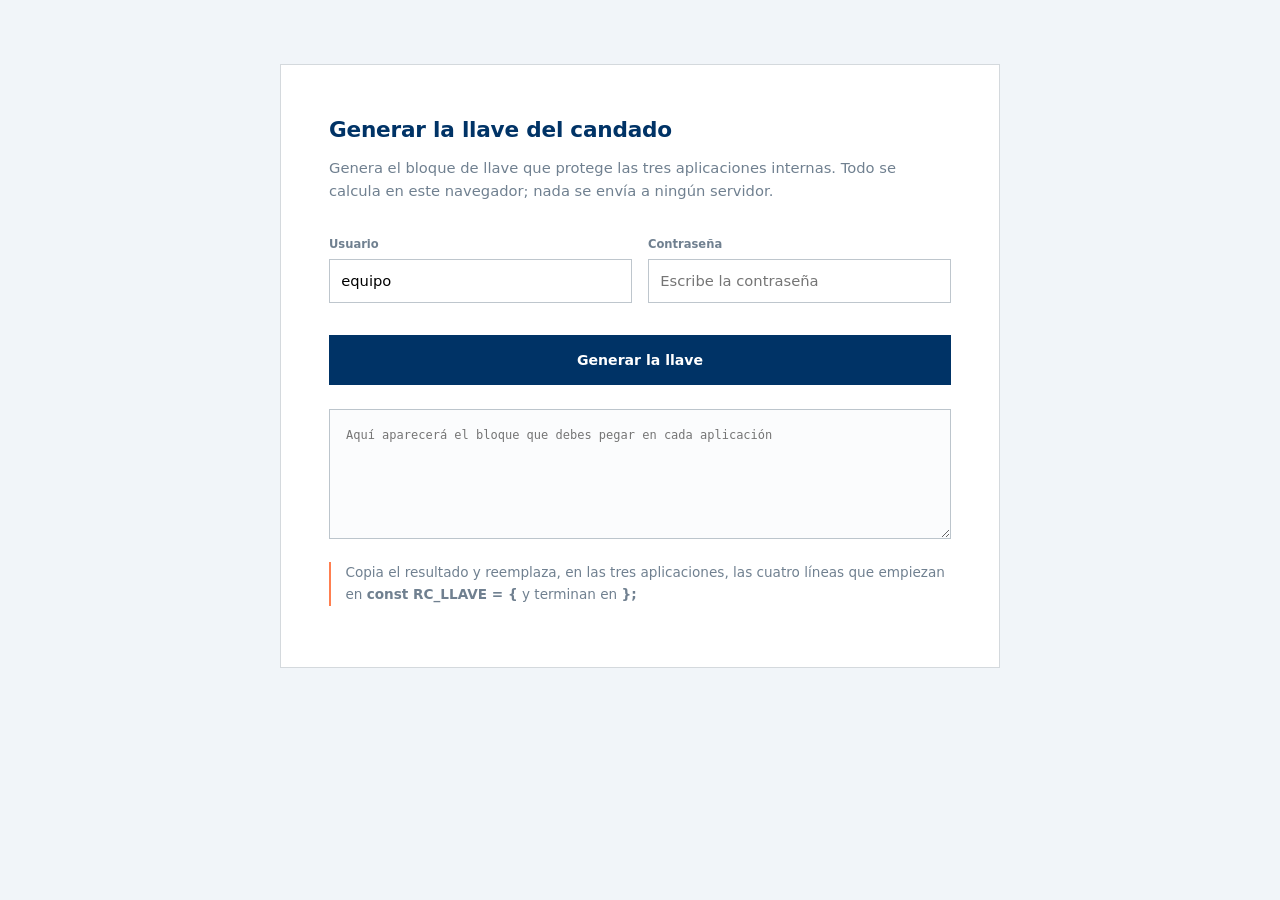
<file: herramientas/generar-candado.html>
<!DOCTYPE html>
<html lang="es">
<head>
<meta charset="utf-8">
<meta name="viewport" content="width=device-width, initial-scale=1">
<meta name="robots" content="noindex, nofollow">
<title>Generar llave del candado — Fundación Red Conecta</title>
<style>
  :root{--tinta:#003366;--turquesa:#00CED1;--acero:#708090;--nube:#F1F5F9;--coral:#FF7F50}
  *{box-sizing:border-box}
  body{margin:0;padding:clamp(1.5rem,5vw,4rem);background:var(--nube);color:#2E4053;
       font-family:'Montserrat',system-ui,sans-serif;font-size:15px;line-height:1.6}
  .caja{max-width:720px;margin-inline:auto;background:#fff;padding:clamp(1.5rem,4vw,3rem);
        border:1px solid rgba(112,128,144,.3)}
  h1{font-size:1.35rem;color:var(--tinta);margin:0 0 .5rem;letter-spacing:-.01em}
  .lead{margin:0 0 2rem;color:var(--acero);font-size:.92rem}
  label{display:block;font-size:.72rem;font-weight:600;color:var(--acero);margin:0 0 .35rem}
  input{width:100%;padding:.6rem .7rem;border:1px solid rgba(112,128,144,.45);
        font:inherit;font-size:.92rem;margin-bottom:1rem;background:#fff}
  input:focus{outline:none;border-color:var(--turquesa)}
  .par{display:grid;grid-template-columns:1fr 1fr;gap:1rem}
  @media(max-width:600px){.par{grid-template-columns:1fr}}
  button{width:100%;padding:.85rem;border:0;background:var(--tinta);color:#fff;
         font:inherit;font-weight:600;font-size:.88rem;cursor:pointer;margin-top:1rem}
  button:hover{background:#00203F}
  textarea{width:100%;min-height:130px;margin-top:1.5rem;padding:1rem;
           font-family:ui-monospace,Menlo,monospace;font-size:.75rem;line-height:1.6;
           border:1px solid rgba(112,128,144,.45);background:#fbfcfd;resize:vertical}
  .nota{margin-top:1rem;padding-left:.9rem;border-left:2px solid var(--coral);
        font-size:.85rem;color:var(--acero)}
  .ok{border-left-color:var(--turquesa);color:var(--tinta)}
</style>
</head>
<body>
<div class="caja">
  <h1>Generar la llave del candado</h1>
  <p class="lead">Genera el bloque de llave que protege las tres aplicaciones internas. Todo se calcula en este navegador; nada se envía a ningún servidor.</p>

  <div class="par">
    <div>
      <label for="u">Usuario</label>
      <input id="u" type="text" value="equipo" spellcheck="false">
    </div>
    <div>
      <label for="c">Contraseña</label>
      <input id="c" type="text" placeholder="Escribe la contraseña" spellcheck="false">
    </div>
  </div>

  <button id="generar" type="button">Generar la llave</button>

  <textarea id="salida" readonly placeholder="Aquí aparecerá el bloque que debes pegar en cada aplicación"></textarea>
  <p class="nota" id="nota">Copia el resultado y reemplaza, en las tres aplicaciones, las cuatro líneas que empiezan en <b>const RC_LLAVE = {</b> y terminan en <b>};</b></p>
</div>

<script type="module">
const b64 = a => btoa(String.fromCharCode(...new Uint8Array(a)));

document.getElementById('generar').addEventListener('click', async () => {
  const usuario = document.getElementById('u').value;
  const clave   = document.getElementById('c').value;
  const nota    = document.getElementById('nota');

  if (!usuario.trim() || !clave) {
    nota.className = 'nota';
    nota.innerHTML = 'Falta el usuario o la contraseña.';
    return;
  }

  const salt = crypto.getRandomValues(new Uint8Array(16));
  const material = await crypto.subtle.importKey("raw",
    new TextEncoder().encode(usuario.toLowerCase().trim() + ":" + clave),
    "PBKDF2", false, ["deriveBits"]);
  const bits = await crypto.subtle.deriveBits(
    { name:"PBKDF2", salt, iterations:200000, hash:"SHA-256" }, material, 256);

  document.getElementById('salida').value =
    'const RC_LLAVE = {\n' +
    '    s: "' + b64(salt) + '",\n' +
    '    h: "' + b64(bits) + '"\n' +
    '  };';

  nota.className = 'nota ok';
  nota.innerHTML = 'Listo. Pega este bloque en las tres aplicaciones, reemplazando el que ya tienen. Usa la misma contraseña que el portal para no tener que recordar dos.';
});
</script>
</body>
</html>
</file>
<file: assets/estilo.css>
:root{
  --tinta:#003366;
  --indigo:#2E4053;
  --turquesa:#00CED1;
  --acero:#708090;
  --nube:#F1F5F9;
  --papel:#FFFFFF;
  --hilo:rgba(112,128,144,.32);
  --hilo-claro:rgba(255,255,255,.18);
  --sans:'Montserrat',system-ui,sans-serif;
  --serif:'Lora',Georgia,serif;
  --margen:clamp(1.25rem,4vw,3.5rem);
  --canal:clamp(.75rem,1.6vw,1.5rem);
}
*{box-sizing:border-box}
html{scroll-behavior:smooth;-webkit-text-size-adjust:100%}
body{
  margin:0;background:var(--papel);color:var(--indigo);
  font-family:var(--serif);font-size:1.0625rem;line-height:1.7;
  -webkit-font-smoothing:antialiased;
}
img{max-width:100%;display:block}
a{color:inherit}
:focus-visible{outline:2px solid var(--turquesa);outline-offset:4px}

/* ---------------- retícula ---------------- */
.hoja{width:100%;padding-inline:var(--margen)}
.malla{
  display:grid;grid-template-columns:repeat(12,1fr);column-gap:var(--canal);
  max-width:1560px;margin-inline:auto;
}
.col-rotulo{grid-column:1 / 4}
.col-texto{grid-column:5 / 12}
.col-ancho{grid-column:1 / -1}
@media(max-width:900px){
  .col-rotulo,.col-texto{grid-column:1 / -1}
}

/* micro-tipografía */
.meta{
  font-family:var(--sans);font-size:.72rem;font-weight:500;letter-spacing:.04em;
  color:var(--acero);line-height:1.55;
}
.nodo::before{
  content:"";display:inline-block;width:6px;height:6px;border-radius:50%;
  background:var(--turquesa);margin-right:.55rem;vertical-align:.12em;
}

/* ---------------- cabecera ---------------- */
.cabecera{
  position:sticky;top:0;z-index:80;background:#00203F;
  border-bottom:1px solid rgba(0,206,209,.35);
}
.cabecera .fila{display:flex;align-items:center;gap:2rem;height:88px;max-width:1560px;margin-inline:auto}
.cabecera img{height:42px;width:auto}
.nav{margin-left:auto;display:flex;align-items:center;gap:clamp(.7rem,1.25vw,1.5rem);flex-wrap:nowrap}
.nav a{
  font-family:var(--sans);font-size:.8rem;font-weight:500;letter-spacing:.015em;
  color:rgba(255,255,255,.92);text-decoration:none;padding-block:.4rem;white-space:nowrap;
  border-bottom:1px solid transparent;
}
.nav a:hover{color:#fff;border-bottom-color:var(--turquesa)}
.nav .acceso{color:#fff}
.nav .acceso::before{
  content:"";display:inline-block;width:6px;height:6px;border-radius:50%;
  background:var(--turquesa);margin-right:.5rem;vertical-align:.1em;
}
@media(max-width:1280px){.nav a{font-size:.76rem}}

/* ---------------- portada ---------------- */
.portada{
  background:var(--tinta);color:#fff;
  min-height:calc(100svh - 88px);display:flex;flex-direction:column;justify-content:flex-end;
  padding-block:clamp(4rem,12vh,8rem) clamp(1.5rem,4vh,2.5rem);
}
.titular{
  font-family:var(--serif);font-weight:400;
  font-size:clamp(2.6rem,8.4vw,7.4rem);line-height:.98;letter-spacing:-.025em;
  margin:0;
}
.titular .oculta{display:block;overflow:hidden}
.titular .oculta > span{display:block;transform:translateY(102%);animation:sube .95s cubic-bezier(.22,1,.36,1) forwards}
.titular .oculta:nth-child(1) > span{animation-delay:.05s}
.titular .oculta:nth-child(3) > span{animation-delay:.22s}
@keyframes sube{to{transform:translateY(0)}}
.regla{
  height:2px;background:var(--turquesa);margin:clamp(.9rem,2vw,1.6rem) 0;
  width:100%;transform-origin:left;transform:scaleX(0);
  animation:traza 1.1s cubic-bezier(.22,1,.36,1) .35s forwards;
}
@keyframes traza{to{transform:scaleX(1)}}
@media(prefers-reduced-motion:reduce){
  html{scroll-behavior:auto}
  .titular .oculta > span{transform:none;animation:none}
  .regla{transform:none;animation:none}
}
.entrada{
  font-family:var(--sans);font-size:.74rem;font-weight:600;letter-spacing:.14em;
  color:var(--turquesa);margin:0 0 clamp(2.5rem,8vh,5rem);
}
.pie-portada{
  margin-top:clamp(2.5rem,7vh,4.5rem);padding-top:1.1rem;border-top:1px solid var(--hilo-claro);
  display:grid;grid-template-columns:repeat(12,1fr);column-gap:var(--canal);row-gap:1.25rem;
  max-width:1560px;margin-inline:auto;width:100%;
}
.pie-portada .bloque{grid-column:span 4}
.pie-portada .bloque:last-child{grid-column:9 / -1}
@media(max-width:900px){.pie-portada .bloque,.pie-portada .bloque:last-child{grid-column:1 / -1}}
.pie-portada p{margin:0;color:rgba(255,255,255,.78);font-size:1rem;line-height:1.6}
.pie-portada .meta{color:rgba(255,255,255,.5)}

/* ---------------- secciones ---------------- */
.seccion{border-top:1px solid var(--hilo);padding-block:clamp(3.5rem,8vw,7rem)}
.seccion.oscura{background:var(--tinta);color:#fff;border-top-color:transparent}
.seccion.suave{background:var(--nube)}
.rotulo{position:sticky;top:118px;align-self:start}
@media(max-width:900px){.rotulo{position:static;margin-bottom:2rem}}
.rotulo h2{
  font-family:var(--sans);font-size:1.28rem;font-weight:600;color:var(--tinta);
  margin:0 0 .75rem;letter-spacing:-.012em;line-height:1.25;
}
.oscura .rotulo h2{color:#fff}
.oscura .meta{color:rgba(255,255,255,.5)}

.entradilla{
  font-family:var(--serif);font-size:clamp(1.25rem,2.1vw,1.72rem);line-height:1.42;
  color:var(--tinta);margin:0 0 2.25rem;letter-spacing:-.012em;
}
.oscura .entradilla{color:#fff}
.parrafo{max-width:62ch;margin:0 0 1.3rem}
.parrafo:last-child{margin-bottom:0}
h3:not(.valor-titulo){
  font-family:var(--sans);font-size:.82rem;font-weight:600;letter-spacing:.02em;
  color:var(--tinta);margin:2.75rem 0 1rem;padding-top:.9rem;border-top:1px solid var(--hilo);
}
.oscura h3{color:#fff;border-top-color:var(--hilo-claro)}

.lista{list-style:none;margin:0;padding:0;max-width:62ch}
.lista li{padding:.7rem 0;border-bottom:1px solid var(--hilo);font-size:1.02rem;line-height:1.6}
.oscura .lista li{border-bottom-color:var(--hilo-claro)}

/* valores en tres columnas */
.tercios{display:grid;grid-template-columns:repeat(3,1fr);column-gap:var(--canal);row-gap:2rem;margin-top:.5rem}
@media(max-width:820px){.tercios{grid-template-columns:1fr}}
.tercios > div{border-top:1px solid var(--hilo);padding-top:1rem}
.tercios h4,.tercios h3{font-family:var(--sans);font-size:.88rem;font-weight:600;color:var(--tinta);margin:0 0 .5rem}
.tercios p{margin:0;font-size:.98rem;line-height:1.6}

/* ---------------- declaración ---------------- */
.declaracion{background:var(--tinta);color:#fff;padding-block:clamp(3rem,6.5vw,5.25rem)}
.declaracion p{
  font-family:var(--serif);font-style:italic;font-weight:400;
  font-size:clamp(1.4rem,3.35vw,2.6rem);line-height:1.18;letter-spacing:-.018em;
  margin:0;max-width:36ch;
}
.declaracion .firma{
  font-style:normal;font-family:var(--sans);font-size:.74rem;font-weight:500;
  letter-spacing:.06em;color:rgba(255,255,255,.45);margin-top:1.75rem;max-width:none;
}

/* ---------------- ruta de 8 etapas ---------------- */
.tira{display:grid;grid-template-columns:repeat(8,1fr);border-top:1px solid var(--hilo);margin-top:2.5rem}
.tira button{
  appearance:none;background:none;border:0;border-left:1px solid var(--hilo);
  text-align:left;cursor:pointer;font-family:var(--sans);color:var(--acero);
  padding:1.1rem .7rem 1.6rem;display:block;
}
.tira button:first-child{border-left:0}
.tira button:hover{background:rgba(0,206,209,.07)}
.tira .cifra{display:block;font-size:1.65rem;font-weight:700;color:var(--tinta);line-height:1;letter-spacing:-.03em}
.tira .rot{display:block;font-size:.74rem;font-weight:500;margin-top:.6rem;line-height:1.3}
.tira button[aria-selected="true"] .cifra{color:var(--turquesa)}
.tira button[aria-selected="true"] .rot{color:var(--tinta);font-weight:600}
.detalle{border-top:1px solid var(--tinta);padding-top:1.5rem;margin-top:0;display:none}
.detalle.visible{display:block}
.detalle .detalle-titulo{font-family:var(--sans);font-size:.95rem;font-weight:600;color:var(--tinta);margin:0 0 .7rem}
.detalle p{margin:0;max-width:58ch}
.tira-movil{display:none}
@media(max-width:820px){
  .tira,.detalle{display:none}
  .tira-movil{display:block;margin-top:2rem;border-top:1px solid var(--hilo)}
  .tira-movil > details{border-bottom:1px solid var(--hilo)}
  .tira-movil > details > summary{
    list-style:none;cursor:pointer;padding:1.05rem 0;display:flex;align-items:baseline;gap:.75rem;
  }
  .tira-movil > details > summary::-webkit-details-marker{display:none}
  .tira-movil b{font-family:var(--sans);font-size:1rem;font-weight:700;color:var(--turquesa);letter-spacing:-.02em;flex:none}
  .tira-movil strong{font-family:var(--sans);font-size:.95rem;font-weight:600;color:var(--tinta);flex:1}
  .tira-movil summary .signo{
    flex:none;display:inline-flex;align-items:center;justify-content:center;
    width:20px;height:20px;border:1px solid var(--acero);color:var(--acero);
    font-family:var(--sans);font-size:.9rem;line-height:1;
  }
  .tira-movil > details[open] summary .signo{background:var(--tinta);border-color:var(--tinta);color:#fff}
  .tira-movil > details > span{display:block;font-size:1rem;line-height:1.6;padding:0 0 1.1rem 2.65rem}
}

/* ---------------- alianzas (tablas) ---------------- */
.tabla{border-top:1px solid var(--tinta);margin-top:2.5rem}
.tabla .fila{
  display:grid;grid-template-columns:minmax(150px,1fr) 2.4fr;column-gap:var(--canal);
  padding:1.15rem 0;border-bottom:1px solid var(--hilo);align-items:start;
}
.tabla .clave{font-family:var(--sans);font-size:.78rem;font-weight:600;color:var(--tinta);letter-spacing:.01em;padding-top:.2rem}
.tabla .valor{margin:0}
.tabla .valor ul{list-style:none;margin:0;padding:0}
.tabla .valor li{padding:.28rem 0;line-height:1.6}
@media(max-width:680px){
  .tabla .fila{grid-template-columns:1fr;row-gap:.5rem}
}
.titulo-aliado{
  font-family:var(--serif);font-size:clamp(1.5rem,3.2vw,2.4rem);font-weight:400;
  letter-spacing:-.02em;color:var(--tinta);margin:4rem 0 0;line-height:1.15;
}
.titulo-aliado:first-of-type{margin-top:1rem}

/* ---------------- bloque turquesa ---------------- */
.turquesa{background:var(--turquesa);color:#00323a}
.turquesa .rotulo h2{color:#00323a}
.turquesa .meta{color:rgba(0,50,58,.6)}
.turquesa .entradilla{color:#00323a}
.turquesa h3{color:#00323a;border-top-color:rgba(0,50,58,.28)}
.turquesa .lista li{border-bottom-color:rgba(0,50,58,.22)}
.turquesa .titulo-grande{
  font-family:var(--serif);font-size:clamp(2rem,5vw,3.6rem);line-height:1.05;
  letter-spacing:-.025em;margin:0 0 2rem;font-weight:400;
}

/* ---------------- contacto ---------------- */
.correo{
  display:inline-block;font-family:var(--serif);font-weight:400;text-decoration:none;
  font-size:clamp(1.25rem,3.5vw,2.75rem);line-height:1.1;letter-spacing:-.025em;
  color:#fff;border-bottom:1px solid rgba(255,255,255,.3);padding-bottom:.1em;
  word-break:break-word;
}
.correo:hover{color:var(--turquesa);border-bottom-color:var(--turquesa)}

/* ---------------- pie ---------------- */
.pie{background:var(--tinta);color:rgba(255,255,255,.6);padding-block:3rem 2.25rem;border-top:1px solid var(--hilo-claro)}
.pie img{height:26px;width:auto;margin-bottom:2rem}
.pie .fila{
  display:grid;grid-template-columns:repeat(12,1fr);column-gap:var(--canal);row-gap:.75rem;
  border-top:1px solid var(--hilo-claro);padding-top:1.25rem;
}
.pie .fila > span{grid-column:span 4;font-family:var(--sans);font-size:.72rem;letter-spacing:.03em}
.pie .fila > span:last-child{text-align:right}
@media(max-width:820px){
  .pie .fila > span{grid-column:1 / -1}
  .pie .fila > span:last-child{text-align:left}
}
.pie a{color:rgba(255,255,255,.85);text-decoration:none;border-bottom:1px solid rgba(255,255,255,.3)}
.pie a:hover{color:var(--turquesa);border-bottom-color:var(--turquesa)}

/* ---------------- imágenes ---------------- */
.marco{
  position:relative;display:block;overflow:hidden;margin:0;
  background:rgba(0,51,102,.045);border:1px solid var(--hilo);
}
.oscura .marco,.declaracion .marco{background:rgba(255,255,255,.05);border-color:var(--hilo-claro)}
.marco img{width:100%;height:100%;object-fit:cover;display:block}
.marco.vacio img{display:none}
.pauta{display:none}
.marco.vacio .pauta{
  display:flex;position:absolute;inset:0;flex-direction:column;align-items:center;justify-content:center;
  gap:.35rem;padding:1.25rem;text-align:center;
  font-family:var(--sans);font-size:.72rem;letter-spacing:.03em;color:var(--acero);line-height:1.5;
}
.pauta b{display:block;font-weight:600;color:var(--tinta);font-size:.78rem}
figcaption{
  margin-top:.85rem;font-family:var(--sans);font-size:.72rem;letter-spacing:.03em;
  color:var(--acero);line-height:1.55;
}

/* banda a sangre completa */
.banda{width:100%;padding:0;border:0}
.banda .marco{border-left:0;border-right:0;aspect-ratio:21/9}
.banda figcaption{padding-inline:var(--margen);max-width:1560px;margin-inline:auto;padding-top:0}
@media(max-width:820px){.banda .marco{aspect-ratio:4/3}}

/* galería */
.galeria{display:grid;grid-template-columns:repeat(3,1fr);column-gap:var(--canal);row-gap:1.75rem;margin-top:2.5rem}
.galeria img{width:100%;height:100%;object-fit:cover}
.galeria .marco{aspect-ratio:3/2}
@media(max-width:820px){.galeria{grid-template-columns:1fr}}

/* franja de logotipos de aliados */
.logos{display:grid;grid-template-columns:repeat(4,1fr);column-gap:var(--canal);row-gap:1.25rem;margin-top:1.5rem}
.logos figure{margin:0}
.logos .marco{aspect-ratio:3/2;background:none;border:0}
.logos figcaption{margin-top:.9rem;color:var(--tinta);font-weight:600;text-align:center}
.logos .pauta{font-size:.66rem;padding:.7rem;gap:.2rem}
.logos .pauta b{font-size:.66rem;word-break:break-all}
.logos img{width:100%;height:100%;object-fit:contain;padding:.5rem 1.25rem}
@media(max-width:680px){.logos{grid-template-columns:repeat(2,1fr)}}

/* retrato dentro de la retícula */
.retrato{margin-top:2.5rem}
.retrato .marco{aspect-ratio:3/4}

/* ---------------- valores discretos ---------------- */
.bloque-valores{margin-top:3.5rem;padding-top:1.25rem;border-top:1px solid var(--hilo)}
.valores-min{
  display:grid;grid-template-columns:repeat(3,1fr);column-gap:var(--canal);row-gap:1.5rem;
  margin-top:1.4rem;
}
@media(max-width:820px){.valores-min{grid-template-columns:1fr;row-gap:1.25rem}}
.valores-min h3{font-family:var(--sans);font-size:.78rem;font-weight:600;color:var(--tinta);margin:0 0 .35rem}
.valores-min p{margin:0;font-size:.88rem;line-height:1.55;color:var(--acero)}
.rotulo-min{
  font-family:var(--sans);font-size:.72rem;font-weight:600;letter-spacing:.09em;
  color:var(--acero);margin:0;
}

/* ---------------- bloque desplegable ---------------- */
details.mas{margin-top:2.5rem;border-top:1px solid var(--hilo)}
.turquesa details.mas{border-top-color:rgba(0,50,58,.28)}
details.mas summary{
  list-style:none;cursor:pointer;padding:1.1rem 0;
  font-family:var(--sans);font-size:.85rem;font-weight:600;color:var(--tinta);
  display:flex;align-items:center;gap:.7rem;
}
details.mas summary::-webkit-details-marker{display:none}
details.mas summary::before{
  content:"+";display:inline-flex;align-items:center;justify-content:center;
  width:20px;height:20px;border:1px solid currentColor;font-weight:400;font-size:.95rem;line-height:1;
}
details.mas[open] summary::before{content:"–"}
.turquesa details.mas summary{color:#00323a}
details.mas .contenido{padding-bottom:1.5rem;max-width:62ch}
details.mas .contenido h3.valor-titulo{
  font-family:var(--sans);font-size:.78rem;font-weight:600;margin:1.6rem 0 .5rem;
  color:var(--tinta);letter-spacing:.01em;
}
.turquesa details.mas .contenido h3.valor-titulo{color:#00323a}
details.mas .contenido h3:first-child{margin-top:0}
details.mas .contenido p{margin:0;line-height:1.65;font-size:.98rem}

/* enlace dentro de textos */
.enlace-texto{color:inherit;border-bottom:1px solid currentColor;text-decoration:none;padding-bottom:1px}
.enlace-texto:hover{color:var(--turquesa);border-bottom-color:var(--turquesa)}
.turquesa .enlace-texto:hover{color:#003d47;border-bottom-color:#003d47}

/* etiqueta transversal en la tira */
.tira .marca{
  display:block;font-size:.6rem;font-weight:700;letter-spacing:.09em;
  color:var(--turquesa);margin-top:.4rem;
}
.tira .abrir{
  display:inline-flex;align-items:center;justify-content:center;
  width:20px;height:20px;margin-top:.9rem;
  border:1px solid var(--acero);color:var(--acero);
  font-size:.9rem;font-weight:400;line-height:1;
}
.tira button:hover .abrir{border-color:var(--tinta);color:var(--tinta)}
.tira button[aria-selected="true"] .abrir{background:var(--tinta);border-color:var(--tinta);color:#fff}

/* ---------------- menú en celular ---------------- */
.hamburguesa{
  display:none;margin-left:auto;background:none;border:0;padding:.6rem .1rem;
  cursor:pointer;width:34px;height:34px;flex-direction:column;justify-content:center;gap:5px;
}
.hamburguesa span{display:block;width:24px;height:2px;background:#fff;transition:transform .3s,opacity .2s}
.hamburguesa[aria-expanded="true"] span:nth-child(1){transform:translateY(7px) rotate(45deg)}
.hamburguesa[aria-expanded="true"] span:nth-child(2){opacity:0}
.hamburguesa[aria-expanded="true"] span:nth-child(3){transform:translateY(-7px) rotate(-45deg)}

#panel-menu{
  position:fixed;inset:0;z-index:70;background:var(--tinta);
  display:none;flex-direction:column;padding:calc(88px + 2rem) var(--margen) 2.5rem;overflow-y:auto;
}
#panel-menu.abierto{display:flex}
#panel-menu nav{display:flex;flex-direction:column}
#panel-menu a{
  font-family:var(--serif);font-size:clamp(1.5rem,6.5vw,2.1rem);font-weight:400;
  letter-spacing:-.02em;color:#fff;text-decoration:none;
  padding:.85rem 0;border-bottom:1px solid var(--hilo-claro);
  opacity:0;transform:translateY(12px);
  animation:entraMenu .45s cubic-bezier(.22,1,.36,1) forwards;
}
#panel-menu a:last-child{border-bottom:0;color:var(--turquesa)}
@keyframes entraMenu{to{opacity:1;transform:translateY(0)}}
@media(prefers-reduced-motion:reduce){
  #panel-menu a{opacity:1;transform:none;animation:none}
  .hamburguesa span{transition:none}
}
body.sin-scroll{overflow:hidden}

@media(max-width:980px){
  .hamburguesa{display:flex}
  .nav{display:none}
}

/* ---------------- redes sociales ---------------- */
.redes{display:flex;flex-direction:column;gap:.55rem;margin:0}
.red{
  display:inline-flex;align-items:center;gap:.6rem;text-decoration:none;
  font-family:var(--sans);font-size:.88rem;color:rgba(255,255,255,.75);
  width:fit-content;border-bottom:1px solid transparent;padding-bottom:1px;
}
.red svg{width:19px;height:19px;flex:none}
.red:hover{color:var(--turquesa);border-bottom-color:var(--turquesa)}

.pie-cabeza{display:flex;align-items:center;justify-content:space-between;gap:1.5rem;flex-wrap:wrap}
.redes-pie{display:flex;gap:1.1rem;align-items:center}
.redes-pie a{
  display:inline-flex;align-items:center;justify-content:center;
  width:34px;height:34px;color:rgba(255,255,255,.7);
  border:1px solid var(--hilo-claro);border-radius:50%;text-decoration:none;
}
.redes-pie a:hover{color:var(--turquesa);border-color:rgba(0,206,209,.55)}
.redes-pie svg{width:17px;height:17px}

.idioma{
  font-family:var(--sans);font-size:.72rem;font-weight:600;letter-spacing:.05em;
  color:rgba(255,255,255,.55);text-decoration:none;padding:.3rem .5rem;
  border:1px solid var(--hilo-claro);margin-left:.15rem;
}
.idioma:hover{color:#fff;border-color:rgba(0,206,209,.55)}
@media(max-width:980px){.nav .idioma{display:inline-block}}

/* ================= PORTADA CON IMAGEN FIJA ================= */
.heroe{
  position:relative;overflow:hidden;clip-path:inset(0);
  background:var(--tinta);color:#fff;
  min-height:clamp(420px,72svh,680px);
  display:flex;flex-direction:column;justify-content:flex-end;
  padding-block:clamp(3.5rem,10vh,6rem) clamp(1.75rem,4vh,2.5rem);
}
.heroe .fondo{
  position:fixed;inset:0;z-index:0;
  width:100%;height:100%;object-fit:cover;
  pointer-events:none;
}
.heroe .velo{position:absolute;inset:0;z-index:1;background:rgba(0,32,63,.72)}
.heroe > .hoja{position:relative;z-index:2;width:100%}
.heroe .entrada{
  font-family:var(--sans);font-size:.74rem;font-weight:600;letter-spacing:.14em;
  color:var(--turquesa);margin:0 0 1.25rem;
}
.heroe h1{
  font-family:var(--serif);font-weight:400;
  font-size:clamp(2.1rem,5.6vw,4.4rem);line-height:1.04;letter-spacing:-.025em;
  margin:0;max-width:17ch;
}
.heroe .bajada{
  font-family:var(--serif);margin:1.5rem 0 0;max-width:54ch;
  color:rgba(255,255,255,.82);font-size:1.05rem;line-height:1.65;
}
@media(max-width:820px){
  .heroe .fondo{position:absolute}
}

/* ================= BLOQUE DE CONTACTO COMPACTO ================= */
.contacto-pie{display:grid;grid-template-columns:repeat(auto-fit,minmax(190px,1fr));gap:1.75rem;margin-top:2.25rem}
.contacto-pie h3{margin:0 0 .4rem}
.contacto-pie p{margin:0;font-family:var(--serif);font-size:1rem;color:rgba(255,255,255,.78)}


/* ================= BLOQUE DE DONACIÓN ================= */
.donacion{margin-top:2.5rem;border-top:1px solid var(--hilo);padding-top:2rem}
.frecuencia{display:inline-flex;border:1px solid var(--hilo);margin-bottom:1.75rem}
.frecuencia button{
  appearance:none;background:none;border:0;cursor:pointer;
  font-family:var(--sans);font-size:.82rem;font-weight:600;letter-spacing:.02em;
  color:var(--acero);padding:.7rem 1.4rem;
}
.frecuencia button[aria-selected="true"]{background:var(--tinta);color:#fff}
.montos{display:grid;grid-template-columns:repeat(3,1fr);gap:.75rem;margin-bottom:.75rem}
@media(max-width:620px){.montos{grid-template-columns:1fr}}
.montos button{
  appearance:none;cursor:pointer;background:none;
  border:1px solid var(--hilo);padding:1.1rem .5rem;
  font-family:var(--sans);font-size:1.05rem;font-weight:600;color:var(--tinta);
}
.montos button:hover{border-color:var(--tinta)}
.montos button[aria-selected="true"]{background:var(--turquesa);border-color:var(--turquesa);color:#00323a}
.otro-monto{display:flex;align-items:center;gap:.6rem;margin:1rem 0 1.75rem}
.otro-monto label{font-family:var(--sans);font-size:.85rem;color:var(--acero);white-space:nowrap}
.otro-monto input{
  flex:1;max-width:220px;padding:.6rem .7rem;border:1px solid var(--hilo);
  font-family:var(--sans);font-size:1rem;color:var(--tinta);background:#fff;
}
.otro-monto input:focus{outline:none;border-color:var(--turquesa)}
.boton-donar{
  display:inline-block;width:100%;max-width:340px;margin-bottom:1.75rem;text-align:center;
  background:var(--tinta);color:#fff;border:0;cursor:pointer;
  font-family:var(--sans);font-size:.88rem;font-weight:600;letter-spacing:.03em;
  padding:1rem 1.5rem;text-decoration:none;
}
.boton-donar:hover{background:#00203F}
.panel-pago{display:none;margin-top:1.75rem;margin-bottom:2rem;border-left:3px solid var(--turquesa);padding-left:1.25rem}
.panel-pago.visible{display:block}
.panel-pago .resumen{
  font-family:var(--sans);font-size:.9rem;font-weight:600;color:var(--tinta);margin:0 0 1rem;
}
.panel-pago dl{display:grid;grid-template-columns:auto 1fr;gap:.4rem 1.5rem;margin:0;font-family:var(--sans);font-size:.88rem}
.panel-pago dt{color:var(--acero)}
.panel-pago dd{margin:0;color:var(--tinta);font-weight:600}
.panel-pago .nota{margin:1.25rem 0 0;font-size:.88rem;line-height:1.6;color:var(--acero)}

.alterna{margin:.9rem 0 1.75rem}
.enlace-boton{
  appearance:none;background:none;border:0;padding:0;cursor:pointer;
  font-family:var(--sans);font-size:.85rem;color:var(--acero);
  border-bottom:1px solid var(--hilo);
}
.enlace-boton:hover{color:var(--tinta);border-bottom-color:var(--tinta)}
</file>
